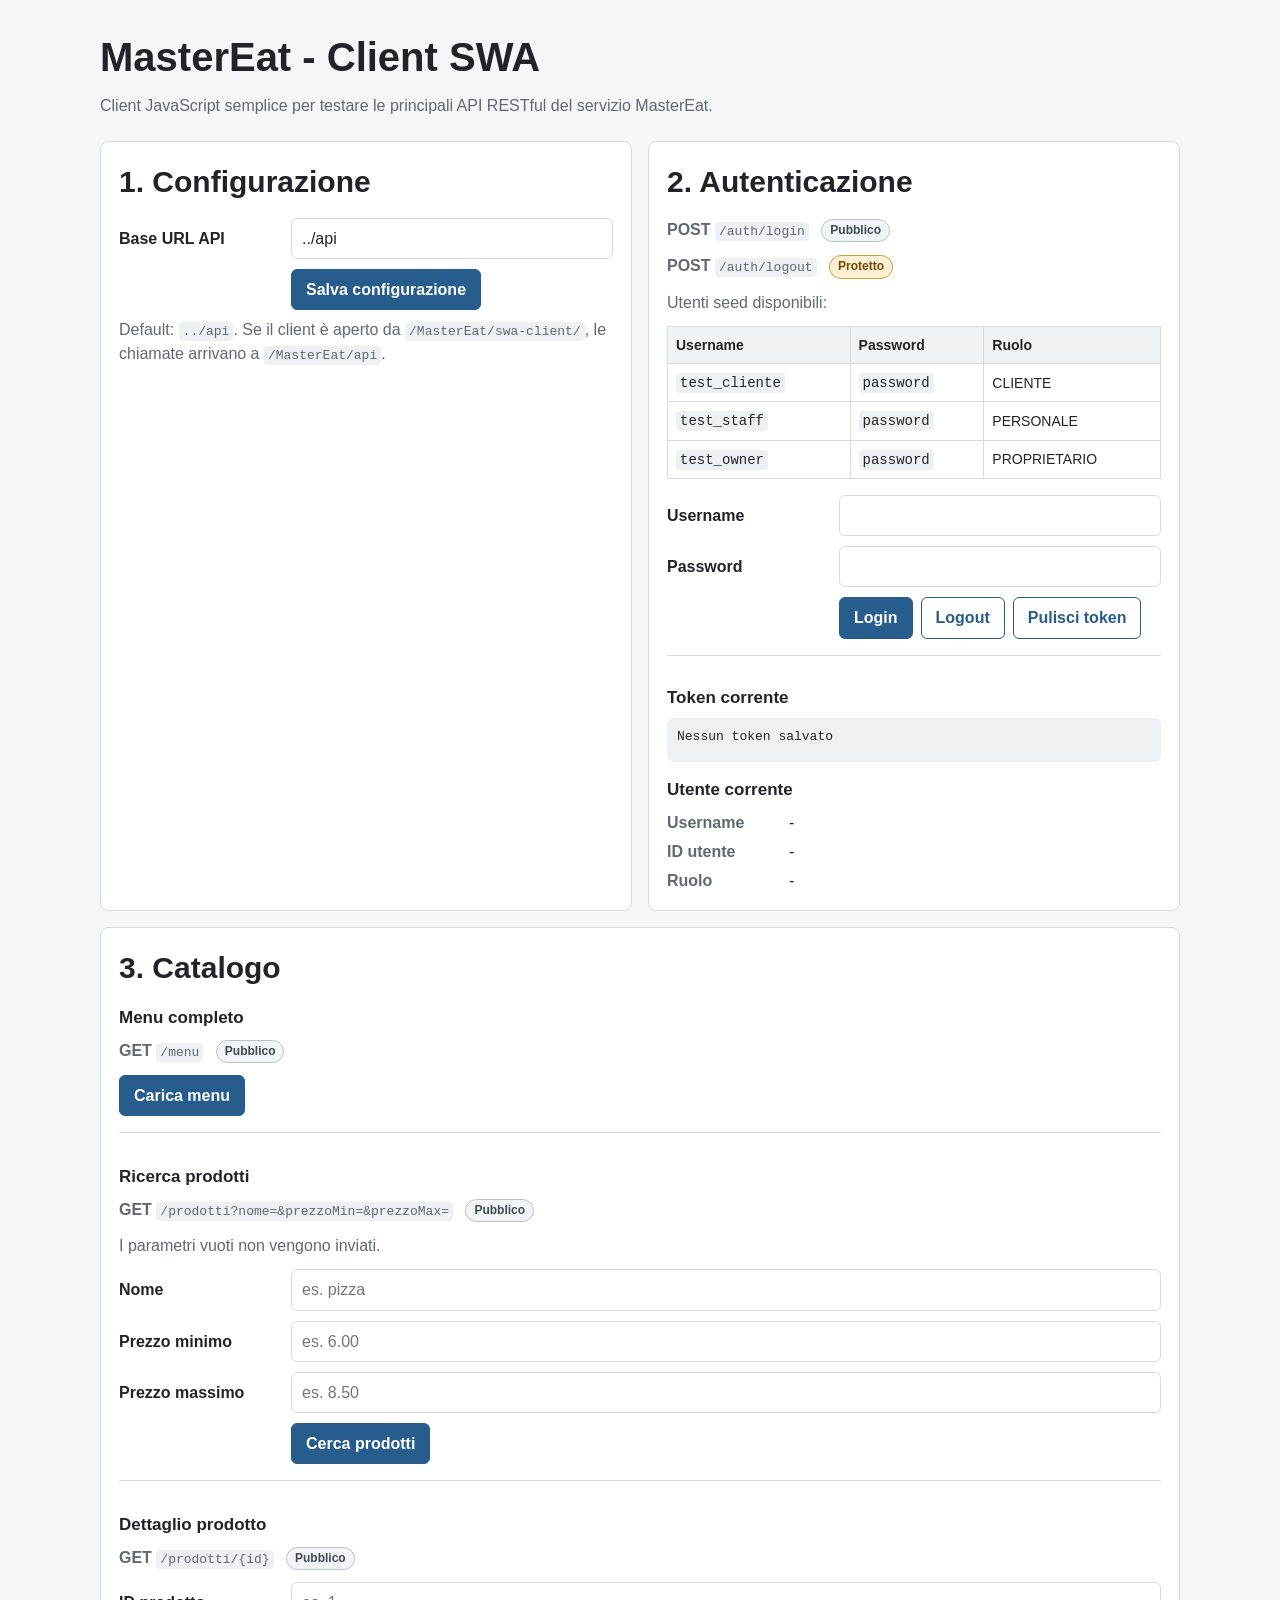
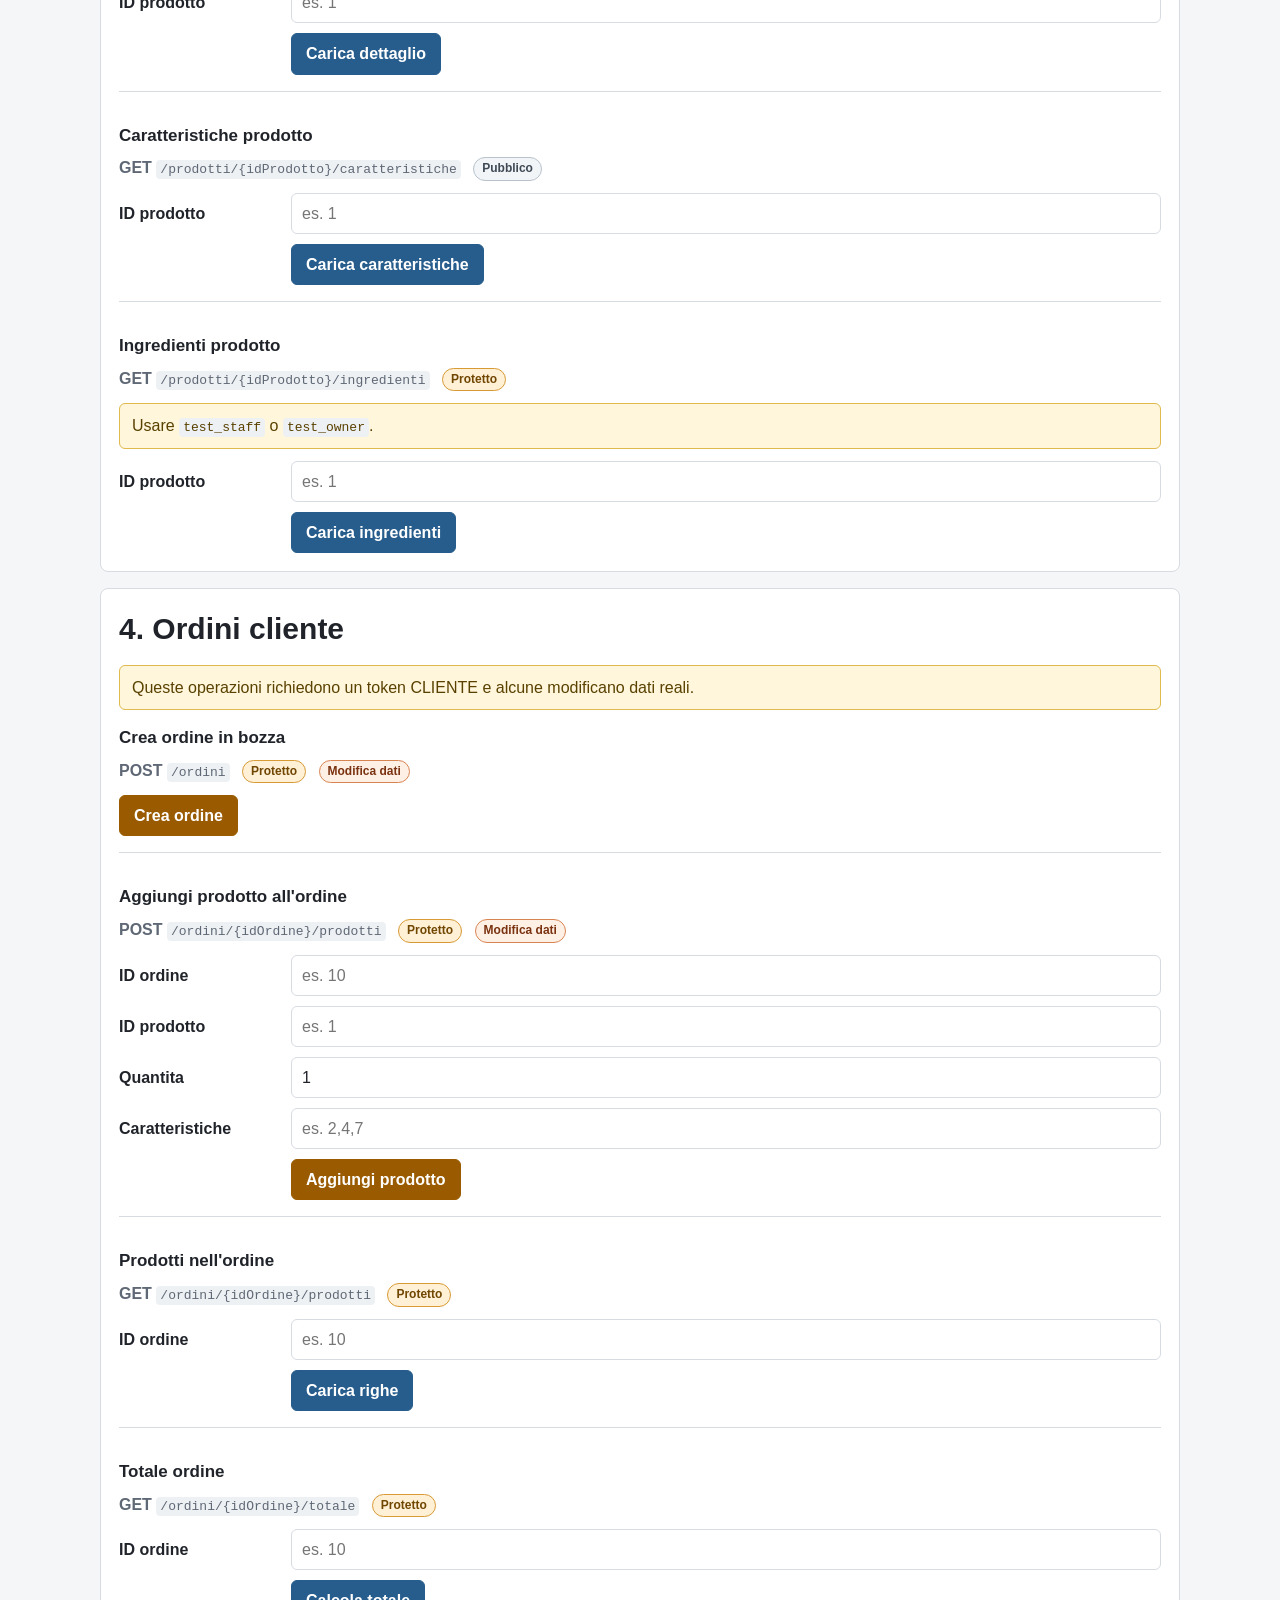
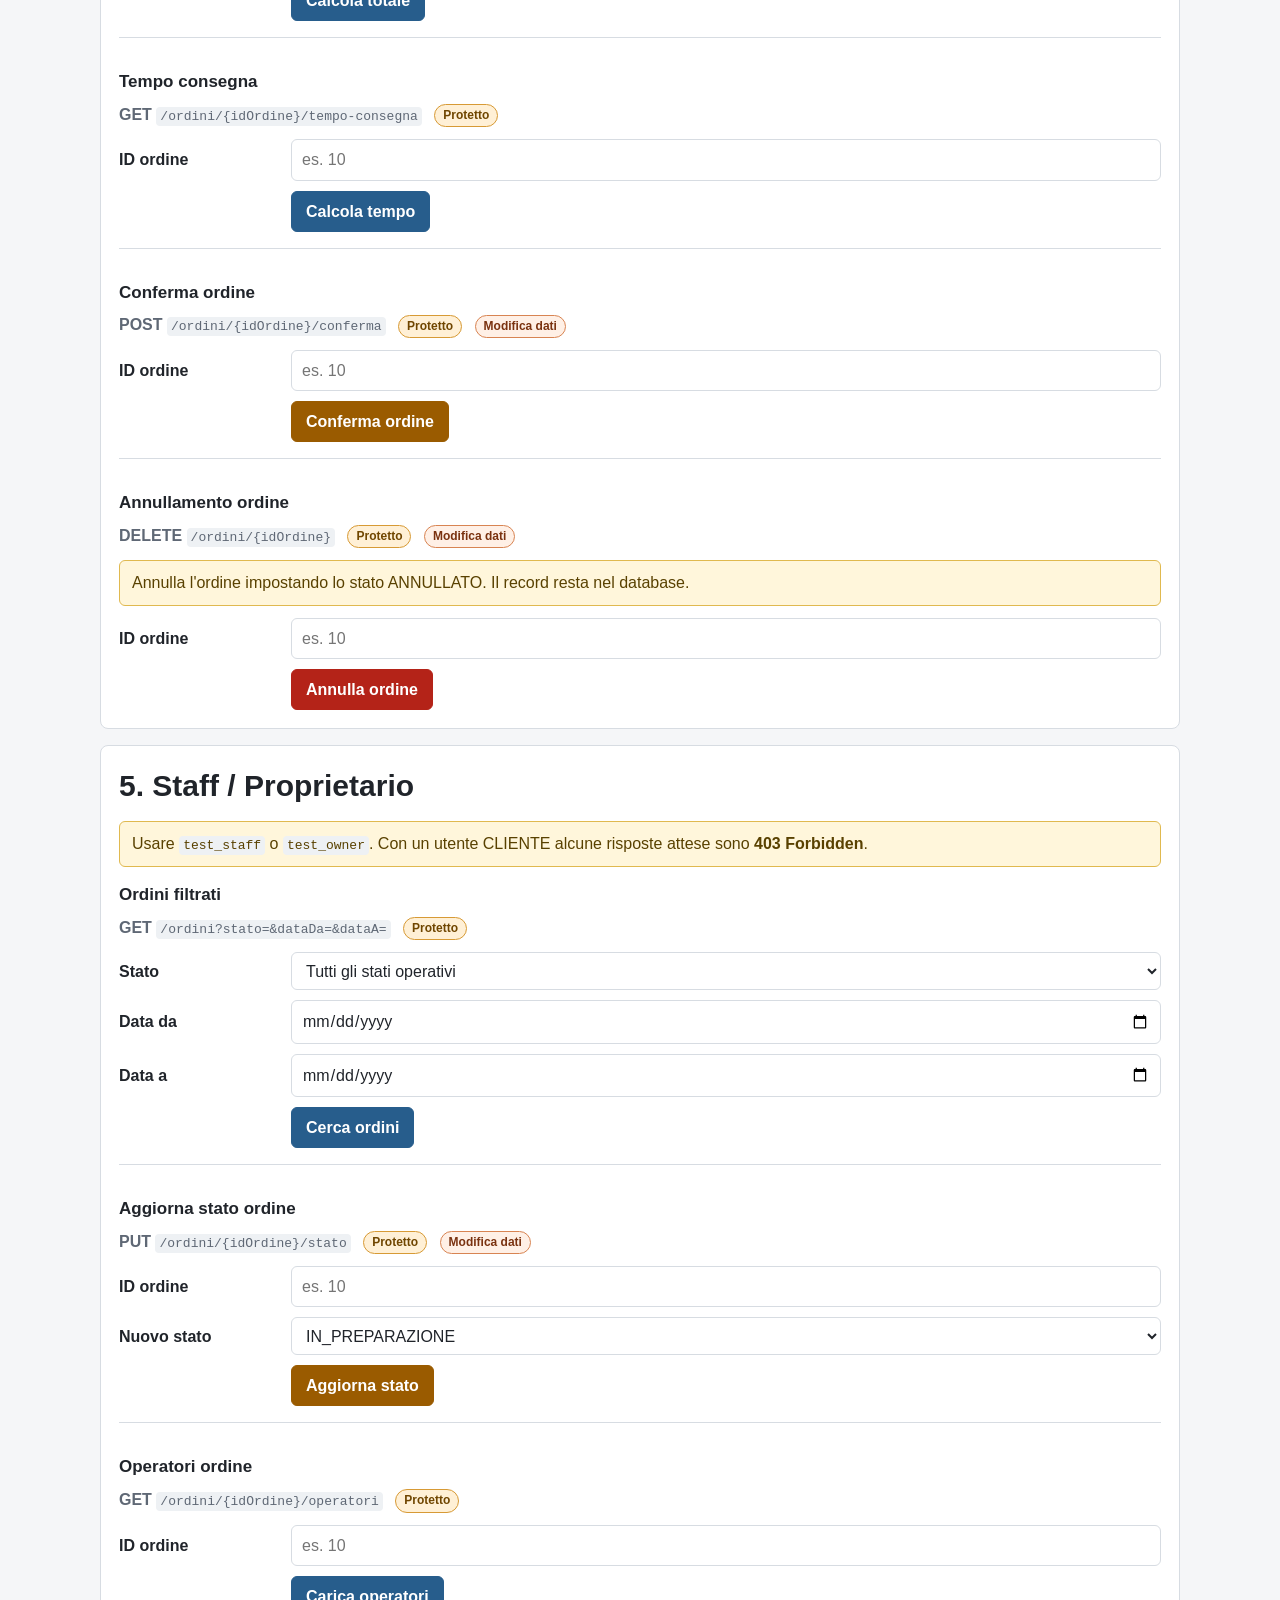
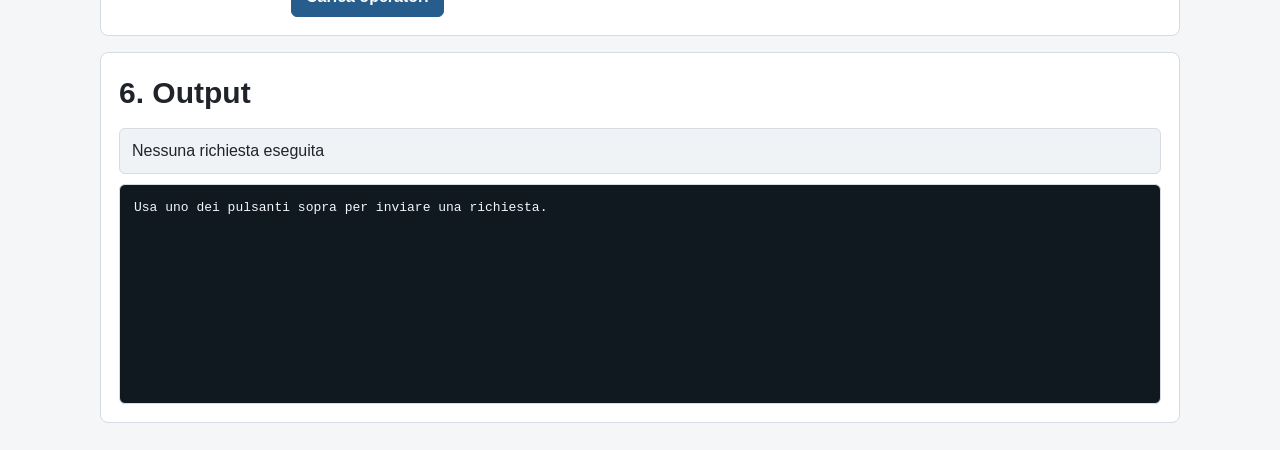
<file: src/main/webapp/swa-client/index.html>
<!DOCTYPE html>
<html lang="it">
<head>
    <meta charset="UTF-8">
    <meta name="viewport" content="width=device-width, initial-scale=1.0">
    <title>MasterEat - Client SWA</title>
    <link rel="icon" href="../assets/img/logo/favicon.ico" sizes="any">
    <link rel="icon" type="image/png" sizes="32x32" href="../assets/img/logo/mastereat-favicon-32.png">
    <link rel="stylesheet" href="style.css">
    <!-- defer carica app.js dopo il parsing dell'HTML, cosi gli elementi della pagina esistono gia. -->
    <script src="app.js" defer></script>
</head>
<body>
    <header class="page-header">
        <h1>MasterEat - Client SWA</h1>
        <p>Client JavaScript semplice per testare le principali API RESTful del servizio MasterEat.</p>
    </header>

    <main class="layout">
        <!-- Ogni pannello sotto corrisponde a un piccolo test manuale verso un gruppo di endpoint REST. -->
        <section class="panel" aria-labelledby="config-title">
            <h2 id="config-title">1. Configurazione</h2>
            <form id="configForm" class="form-grid">
                <label for="baseUrl">Base URL API</label>
                <input id="baseUrl" name="baseUrl" type="text" value="../api" autocomplete="off">
                <button type="submit">Salva configurazione</button>
            </form>
            <p class="hint">Default: <code>../api</code>. Se il client è aperto da <code>/MasterEat/swa-client/</code>, le chiamate arrivano a <code>/MasterEat/api</code>.</p>
        </section>

        <section class="panel" aria-labelledby="auth-title">
            <h2 id="auth-title">2. Autenticazione</h2>
            <p class="endpoint"><strong>POST</strong> <code>/auth/login</code> <span class="badge badge-public">Pubblico</span></p>
            <p class="endpoint"><strong>POST</strong> <code>/auth/logout</code> <span class="badge badge-protected">Protetto</span></p>
            <p class="hint">Utenti seed disponibili:</p>
            <table class="seed-table">
                <thead>
                    <tr>
                        <th>Username</th>
                        <th>Password</th>
                        <th>Ruolo</th>
                    </tr>
                </thead>
                <tbody>
                    <tr>
                        <td><code>test_cliente</code></td>
                        <td><code>password</code></td>
                        <td>CLIENTE</td>
                    </tr>
                    <tr>
                        <td><code>test_staff</code></td>
                        <td><code>password</code></td>
                        <td>PERSONALE</td>
                    </tr>
                    <tr>
                        <td><code>test_owner</code></td>
                        <td><code>password</code></td>
                        <td>PROPRIETARIO</td>
                    </tr>
                </tbody>
            </table>

            <form id="loginForm" class="form-grid" autocomplete="off">
                <label for="username">Username</label>
                <input id="username" name="username" type="text" autocomplete="off">

                <label for="password">Password</label>
                <input id="password" name="password" type="password" autocomplete="off">

                <div class="button-row">
                    <button type="submit">Login</button>
                    <button id="logoutButton" type="button" class="secondary">Logout</button>
                    <button id="clearTokenButton" type="button" class="secondary">Pulisci token</button>
                </div>
            </form>

            <!-- Questa area viene aggiornata da app.js dopo login, logout o pulizia locale del token. -->
            <div class="auth-state">
                <h3>Token corrente</h3>
                <pre id="currentToken" class="token-output">Nessun token salvato</pre>

                <h3>Utente corrente</h3>
                <dl id="currentUser" class="user-data">
                    <dt>Username</dt>
                    <dd>-</dd>
                    <dt>ID utente</dt>
                    <dd>-</dd>
                    <dt>Ruolo</dt>
                    <dd>-</dd>
                </dl>
            </div>
        </section>

        <section class="panel group-panel" aria-labelledby="catalog-title">
            <h2 id="catalog-title">3. Catalogo</h2>

            <div class="operation">
                <h3>Menu completo</h3>
                <p class="endpoint"><strong>GET</strong> <code>/menu</code> <span class="badge badge-public">Pubblico</span></p>
                <button id="loadMenuButton" type="button">Carica menu</button>
            </div>

            <div class="operation">
                <h3>Ricerca prodotti</h3>
                <p class="endpoint"><strong>GET</strong> <code>/prodotti?nome=&amp;prezzoMin=&amp;prezzoMax=</code> <span class="badge badge-public">Pubblico</span></p>
                <p class="hint">I parametri vuoti non vengono inviati.</p>
                <form id="productsForm" class="form-grid">
                    <label for="productName">Nome</label>
                    <input id="productName" name="nome" type="text" placeholder="es. pizza">

                    <label for="priceMin">Prezzo minimo</label>
                    <input id="priceMin" name="prezzoMin" type="number" min="0" step="0.01" placeholder="es. 6.00">

                    <label for="priceMax">Prezzo massimo</label>
                    <input id="priceMax" name="prezzoMax" type="number" min="0" step="0.01" placeholder="es. 8.50">

                    <button type="submit">Cerca prodotti</button>
                </form>
            </div>

            <div class="operation">
                <h3>Dettaglio prodotto</h3>
                <p class="endpoint"><strong>GET</strong> <code>/prodotti/{id}</code> <span class="badge badge-public">Pubblico</span></p>
                <form id="productDetailForm" class="form-grid">
                    <label for="productDetailId">ID prodotto</label>
                    <input id="productDetailId" name="id" type="number" min="1" step="1" placeholder="es. 1">
                    <button type="submit">Carica dettaglio</button>
                </form>
            </div>

            <div class="operation">
                <h3>Caratteristiche prodotto</h3>
                <p class="endpoint"><strong>GET</strong> <code>/prodotti/{idProdotto}/caratteristiche</code> <span class="badge badge-public">Pubblico</span></p>
                <form id="productCharacteristicsForm" class="form-grid">
                    <label for="characteristicsProductId">ID prodotto</label>
                    <input id="characteristicsProductId" name="idProdotto" type="number" min="1" step="1" placeholder="es. 1">
                    <button type="submit">Carica caratteristiche</button>
                </form>
            </div>

            <div class="operation">
                <h3>Ingredienti prodotto</h3>
                <p class="endpoint"><strong>GET</strong> <code>/prodotti/{idProdotto}/ingredienti</code> <span class="badge badge-protected">Protetto</span></p>
                <p class="notice">Usare <code>test_staff</code> o <code>test_owner</code>.</p>
                <form id="productIngredientsForm" class="form-grid">
                    <label for="ingredientsProductId">ID prodotto</label>
                    <input id="ingredientsProductId" name="idProdotto" type="number" min="1" step="1" placeholder="es. 1">
                    <button type="submit">Carica ingredienti</button>
                </form>
            </div>
        </section>

        <section class="panel group-panel" aria-labelledby="customer-orders-title">
            <h2 id="customer-orders-title">4. Ordini cliente</h2>
            <p class="notice">Queste operazioni richiedono un token CLIENTE e alcune modificano dati reali.</p>

            <div class="operation">
                <h3>Crea ordine in bozza</h3>
                <p class="endpoint"><strong>POST</strong> <code>/ordini</code> <span class="badge badge-protected">Protetto</span> <span class="badge badge-mutating">Modifica dati</span></p>
                <button id="createOrderButton" type="button" class="warning">Crea ordine</button>
            </div>

            <div class="operation">
                <h3>Aggiungi prodotto all'ordine</h3>
                <p class="endpoint"><strong>POST</strong> <code>/ordini/{idOrdine}/prodotti</code> <span class="badge badge-protected">Protetto</span> <span class="badge badge-mutating">Modifica dati</span></p>
                <form id="addOrderProductForm" class="form-grid">
                    <label for="addProductOrderId">ID ordine</label>
                    <input id="addProductOrderId" name="idOrdine" type="number" min="1" step="1" placeholder="es. 10">

                    <label for="addProductProductId">ID prodotto</label>
                    <input id="addProductProductId" name="idProdotto" type="number" min="1" step="1" placeholder="es. 1">

                    <label for="addProductQuantity">Quantita</label>
                    <input id="addProductQuantity" name="quantita" type="number" min="1" step="1" value="1">

                    <label for="addProductCharacteristics">Caratteristiche</label>
                    <input id="addProductCharacteristics" name="caratteristiche" type="text" placeholder="es. 2,4,7">

                    <button type="submit" class="warning">Aggiungi prodotto</button>
                </form>
            </div>

            <div class="operation">
                <h3>Prodotti nell'ordine</h3>
                <p class="endpoint"><strong>GET</strong> <code>/ordini/{idOrdine}/prodotti</code> <span class="badge badge-protected">Protetto</span></p>
                <form id="orderProductsForm" class="form-grid">
                    <label for="orderProductsId">ID ordine</label>
                    <input id="orderProductsId" name="idOrdine" type="number" min="1" step="1" placeholder="es. 10">
                    <button type="submit">Carica righe</button>
                </form>
            </div>

            <div class="operation">
                <h3>Totale ordine</h3>
                <p class="endpoint"><strong>GET</strong> <code>/ordini/{idOrdine}/totale</code> <span class="badge badge-protected">Protetto</span></p>
                <form id="orderTotalForm" class="form-grid">
                    <label for="orderTotalId">ID ordine</label>
                    <input id="orderTotalId" name="idOrdine" type="number" min="1" step="1" placeholder="es. 10">
                    <button type="submit">Calcola totale</button>
                </form>
            </div>

            <div class="operation">
                <h3>Tempo consegna</h3>
                <p class="endpoint"><strong>GET</strong> <code>/ordini/{idOrdine}/tempo-consegna</code> <span class="badge badge-protected">Protetto</span></p>
                <form id="orderTimeForm" class="form-grid">
                    <label for="orderTimeId">ID ordine</label>
                    <input id="orderTimeId" name="idOrdine" type="number" min="1" step="1" placeholder="es. 10">
                    <button type="submit">Calcola tempo</button>
                </form>
            </div>

            <div class="operation">
                <h3>Conferma ordine</h3>
                <p class="endpoint"><strong>POST</strong> <code>/ordini/{idOrdine}/conferma</code> <span class="badge badge-protected">Protetto</span> <span class="badge badge-mutating">Modifica dati</span></p>
                <form id="confirmOrderForm" class="form-grid">
                    <label for="confirmOrderId">ID ordine</label>
                    <input id="confirmOrderId" name="idOrdine" type="number" min="1" step="1" placeholder="es. 10">
                    <button type="submit" class="warning">Conferma ordine</button>
                </form>
            </div>

            <div class="operation">
                <h3>Annullamento ordine</h3>
                <p class="endpoint"><strong>DELETE</strong> <code>/ordini/{idOrdine}</code> <span class="badge badge-protected">Protetto</span> <span class="badge badge-mutating">Modifica dati</span></p>
                <p class="notice">Annulla l'ordine impostando lo stato ANNULLATO. Il record resta nel database.</p>
                <form id="cancelForm" class="form-grid">
                    <label for="cancelOrderId">ID ordine</label>
                    <input id="cancelOrderId" name="idOrdine" type="number" min="1" step="1" placeholder="es. 10">
                    <button type="submit" class="danger">Annulla ordine</button>
                </form>
            </div>
        </section>

        <section class="panel group-panel" aria-labelledby="staff-title">
            <h2 id="staff-title">5. Staff / Proprietario</h2>
            <p class="notice">Usare <code>test_staff</code> o <code>test_owner</code>. Con un utente CLIENTE alcune risposte attese sono <strong>403 Forbidden</strong>.</p>

            <div class="operation">
                <h3>Ordini filtrati</h3>
                <p class="endpoint"><strong>GET</strong> <code>/ordini?stato=&amp;dataDa=&amp;dataA=</code> <span class="badge badge-protected">Protetto</span></p>
                <form id="ordersForm" class="form-grid">
                    <label for="orderStatus">Stato</label>
                    <select id="orderStatus" name="stato">
                        <option value="">Tutti gli stati operativi</option>
                        <option value="BOZZA">BOZZA</option>
                        <option value="INSERITO">INSERITO</option>
                        <option value="IN_PREPARAZIONE">IN_PREPARAZIONE</option>
                        <option value="PRONTO">PRONTO</option>
                        <option value="IN_CONSEGNA">IN_CONSEGNA</option>
                        <option value="CONSEGNATO">CONSEGNATO</option>
                        <option value="ANNULLATO">ANNULLATO</option>
                    </select>

                    <label for="dateFrom">Data da</label>
                    <input id="dateFrom" name="dataDa" type="date">

                    <label for="dateTo">Data a</label>
                    <input id="dateTo" name="dataA" type="date">

                    <button type="submit">Cerca ordini</button>
                </form>
            </div>

            <div class="operation">
                <h3>Aggiorna stato ordine</h3>
                <p class="endpoint"><strong>PUT</strong> <code>/ordini/{idOrdine}/stato</code> <span class="badge badge-protected">Protetto</span> <span class="badge badge-mutating">Modifica dati</span></p>
                <form id="updateOrderStatusForm" class="form-grid">
                    <label for="statusOrderId">ID ordine</label>
                    <input id="statusOrderId" name="idOrdine" type="number" min="1" step="1" placeholder="es. 10">

                    <label for="newOrderStatus">Nuovo stato</label>
                    <select id="newOrderStatus" name="nuovoStato">
                        <option value="IN_PREPARAZIONE">IN_PREPARAZIONE</option>
                        <option value="PRONTO">PRONTO</option>
                        <option value="IN_CONSEGNA">IN_CONSEGNA</option>
                        <option value="CONSEGNATO">CONSEGNATO</option>
                    </select>

                    <button type="submit" class="warning">Aggiorna stato</button>
                </form>
            </div>

            <div class="operation">
                <h3>Operatori ordine</h3>
                <p class="endpoint"><strong>GET</strong> <code>/ordini/{idOrdine}/operatori</code> <span class="badge badge-protected">Protetto</span></p>
                <form id="orderOperatorsForm" class="form-grid">
                    <label for="operatorsOrderId">ID ordine</label>
                    <input id="operatorsOrderId" name="idOrdine" type="number" min="1" step="1" placeholder="es. 10">
                    <button type="submit">Carica operatori</button>
                </form>
            </div>
        </section>

        <!-- Output unico: app.js normalizza qui sia risposte API sia errori/azioni locali. -->
        <section id="outputPanel" class="panel output-panel" aria-labelledby="output-title">
            <h2 id="output-title">6. Output</h2>
            <div id="resultStatus" class="result-status idle">Nessuna richiesta eseguita</div>
            <pre id="resultOutput" class="result-output">Usa uno dei pulsanti sopra per inviare una richiesta.</pre>
        </section>
    </main>
</body>
</html>
</file>
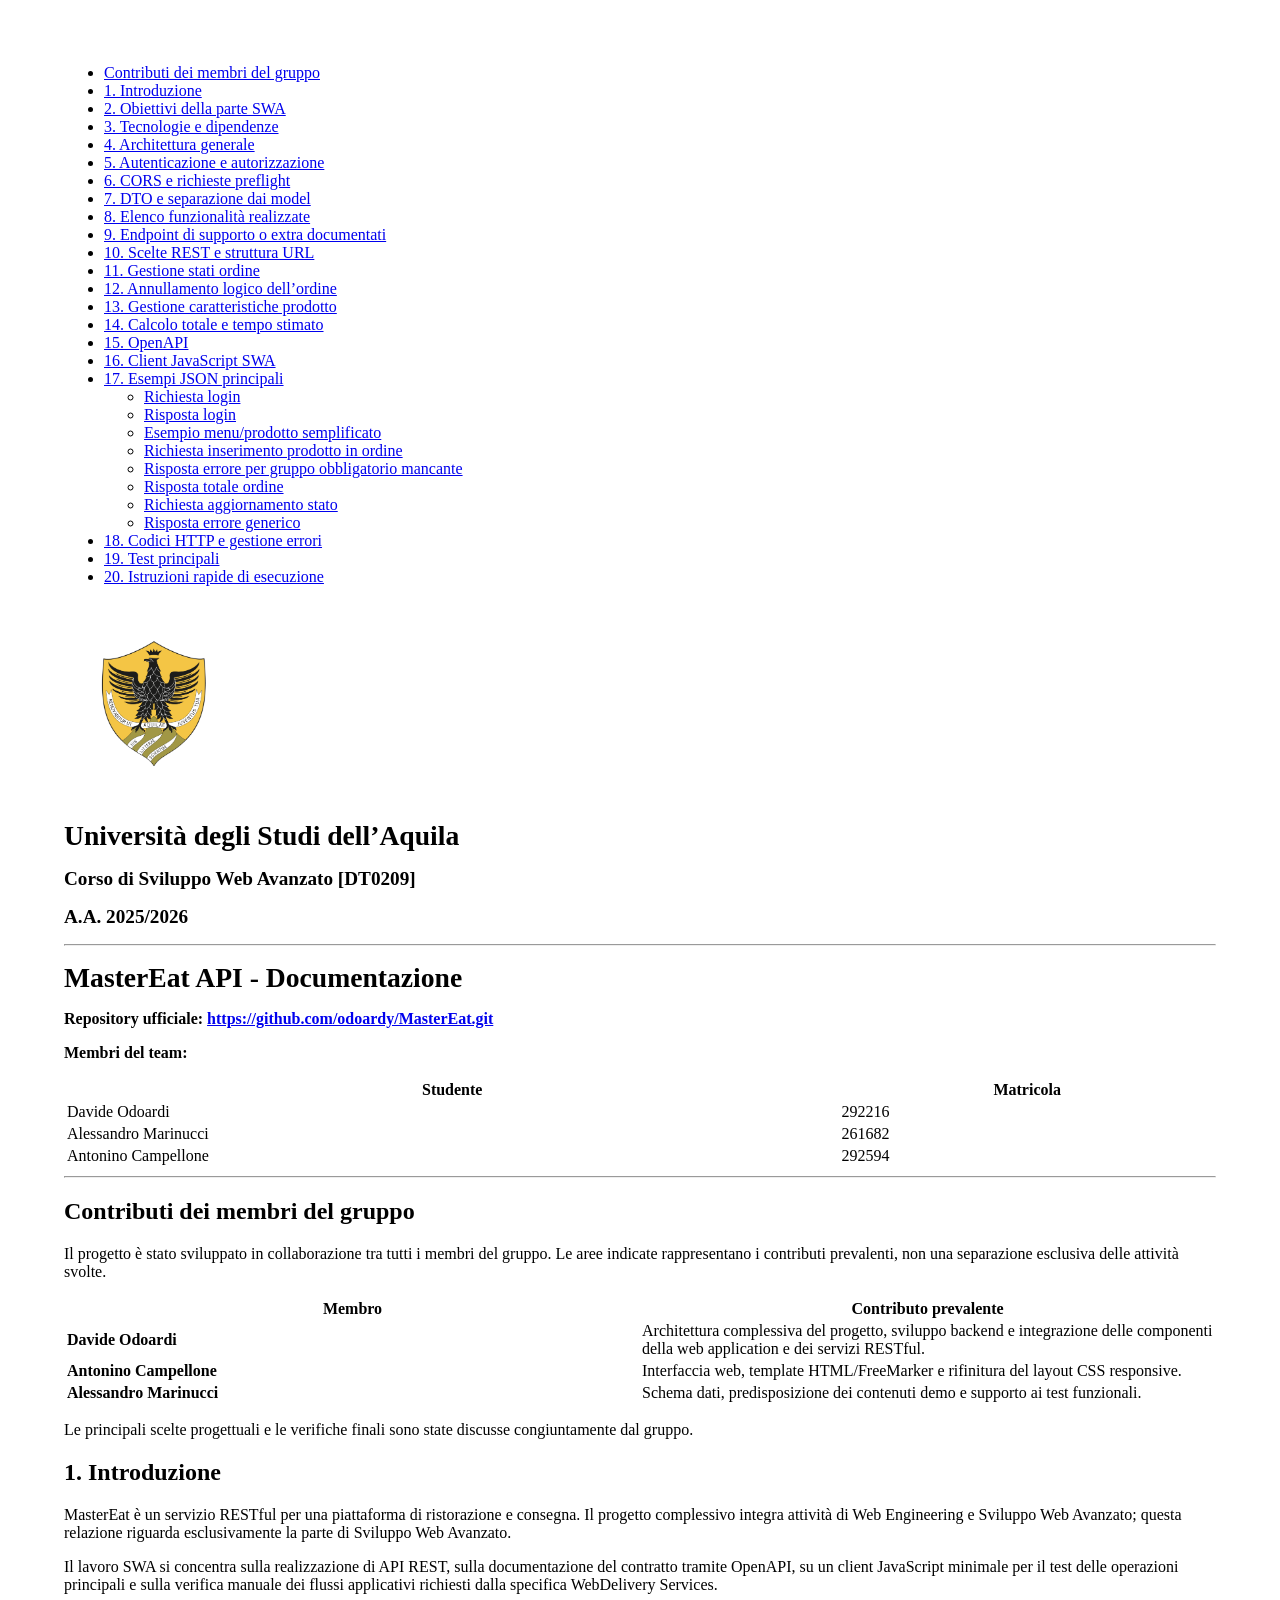
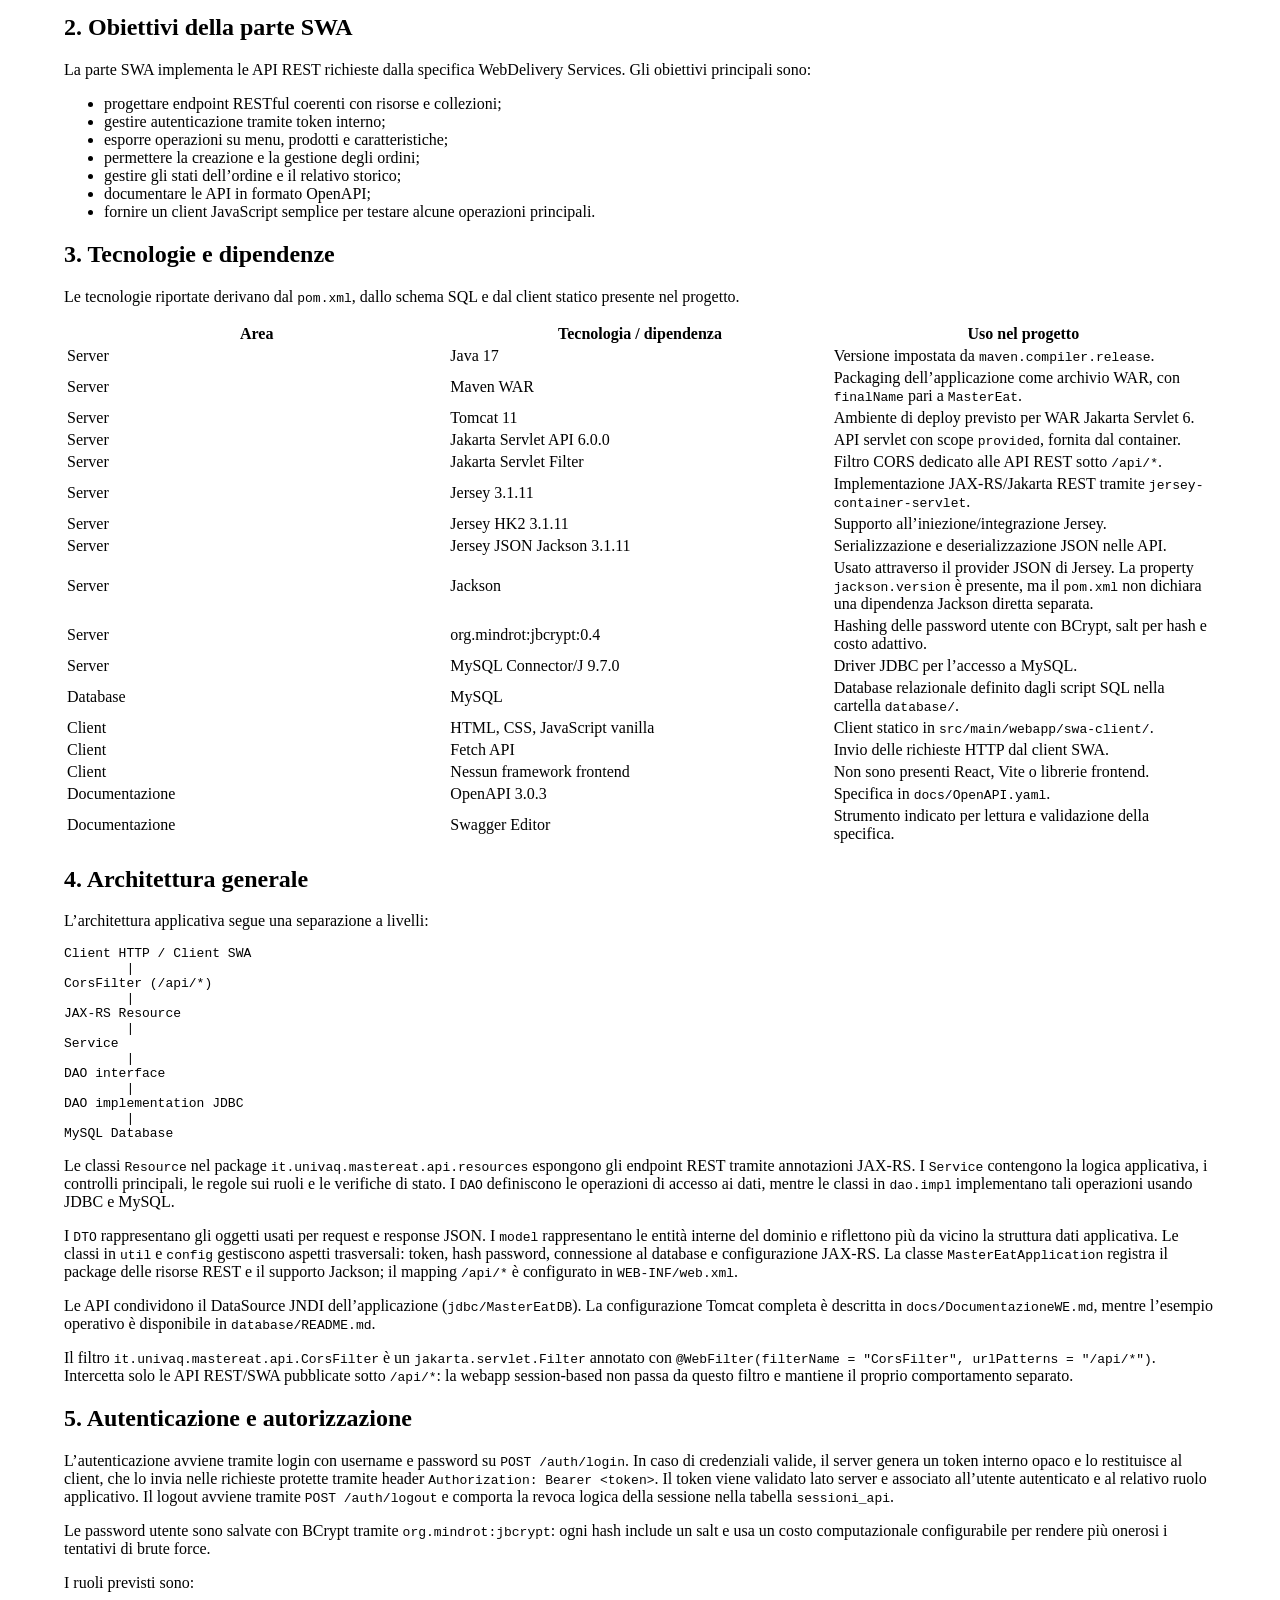
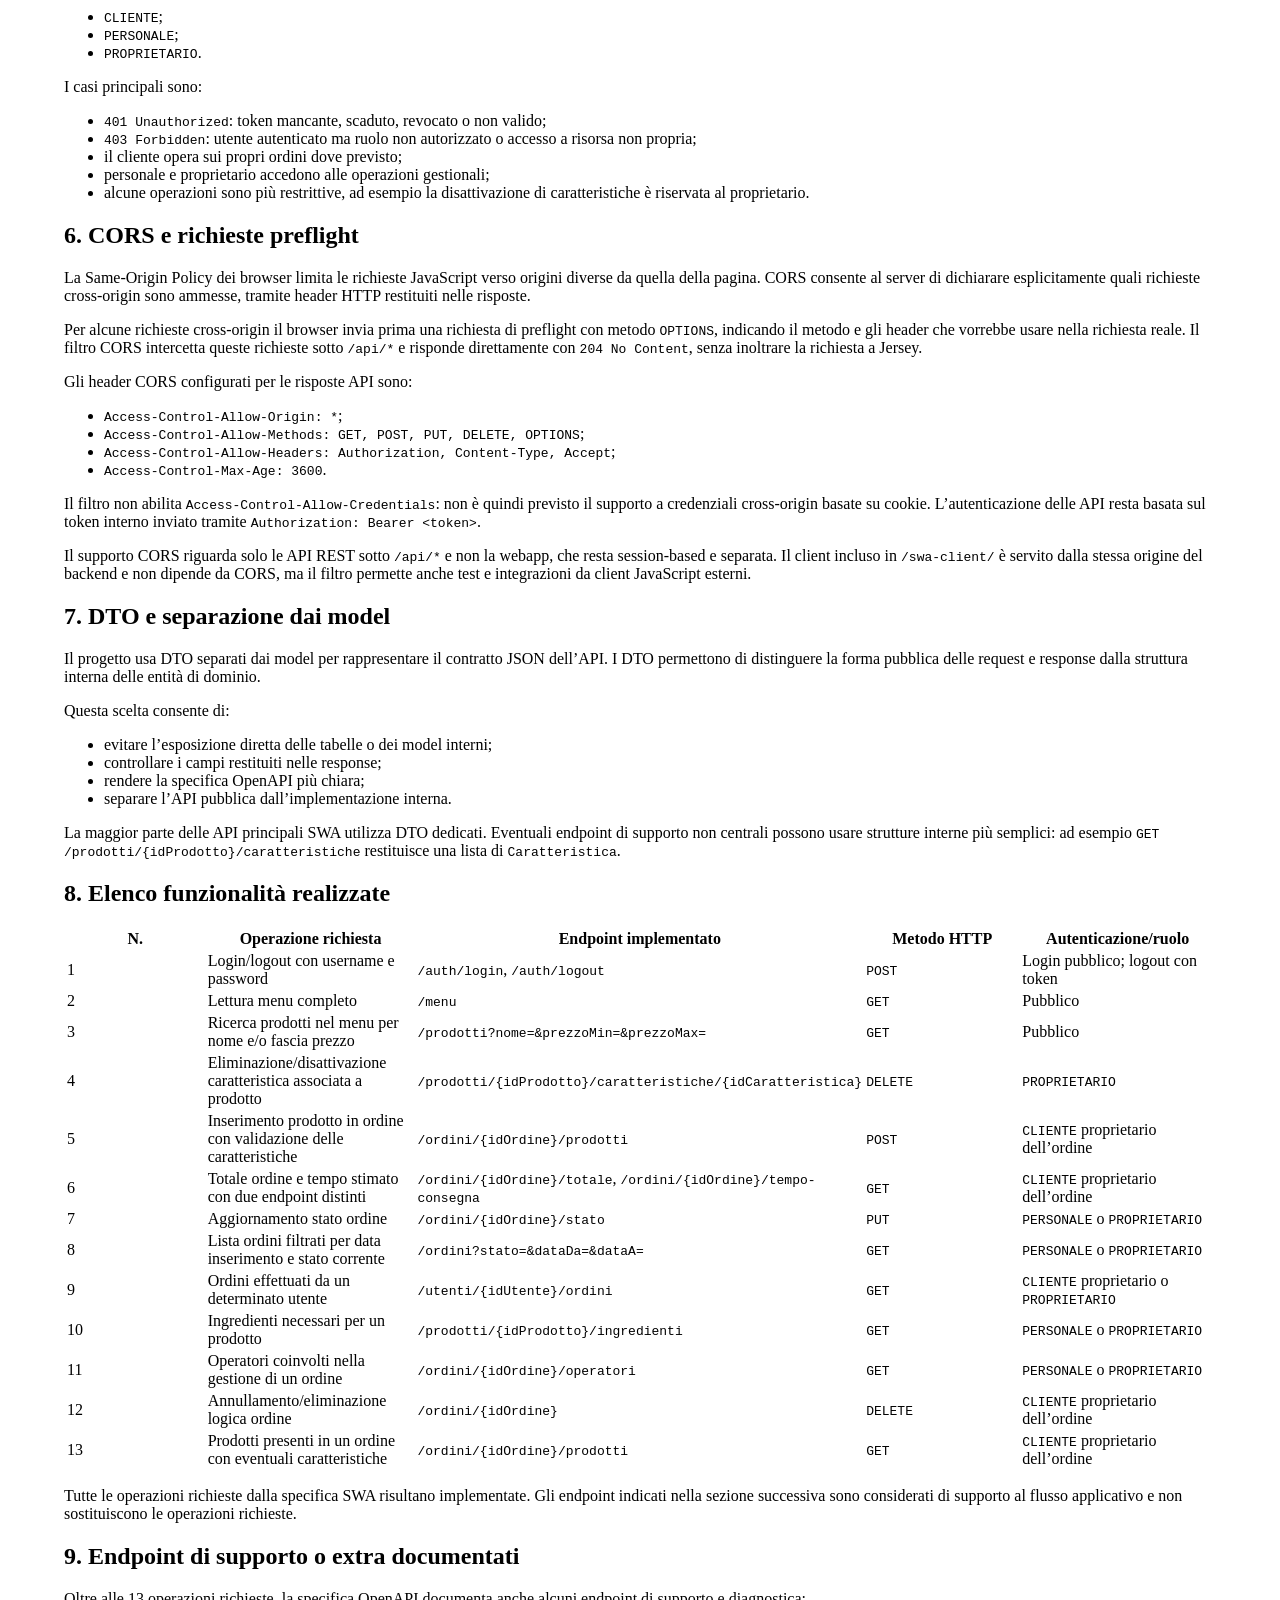
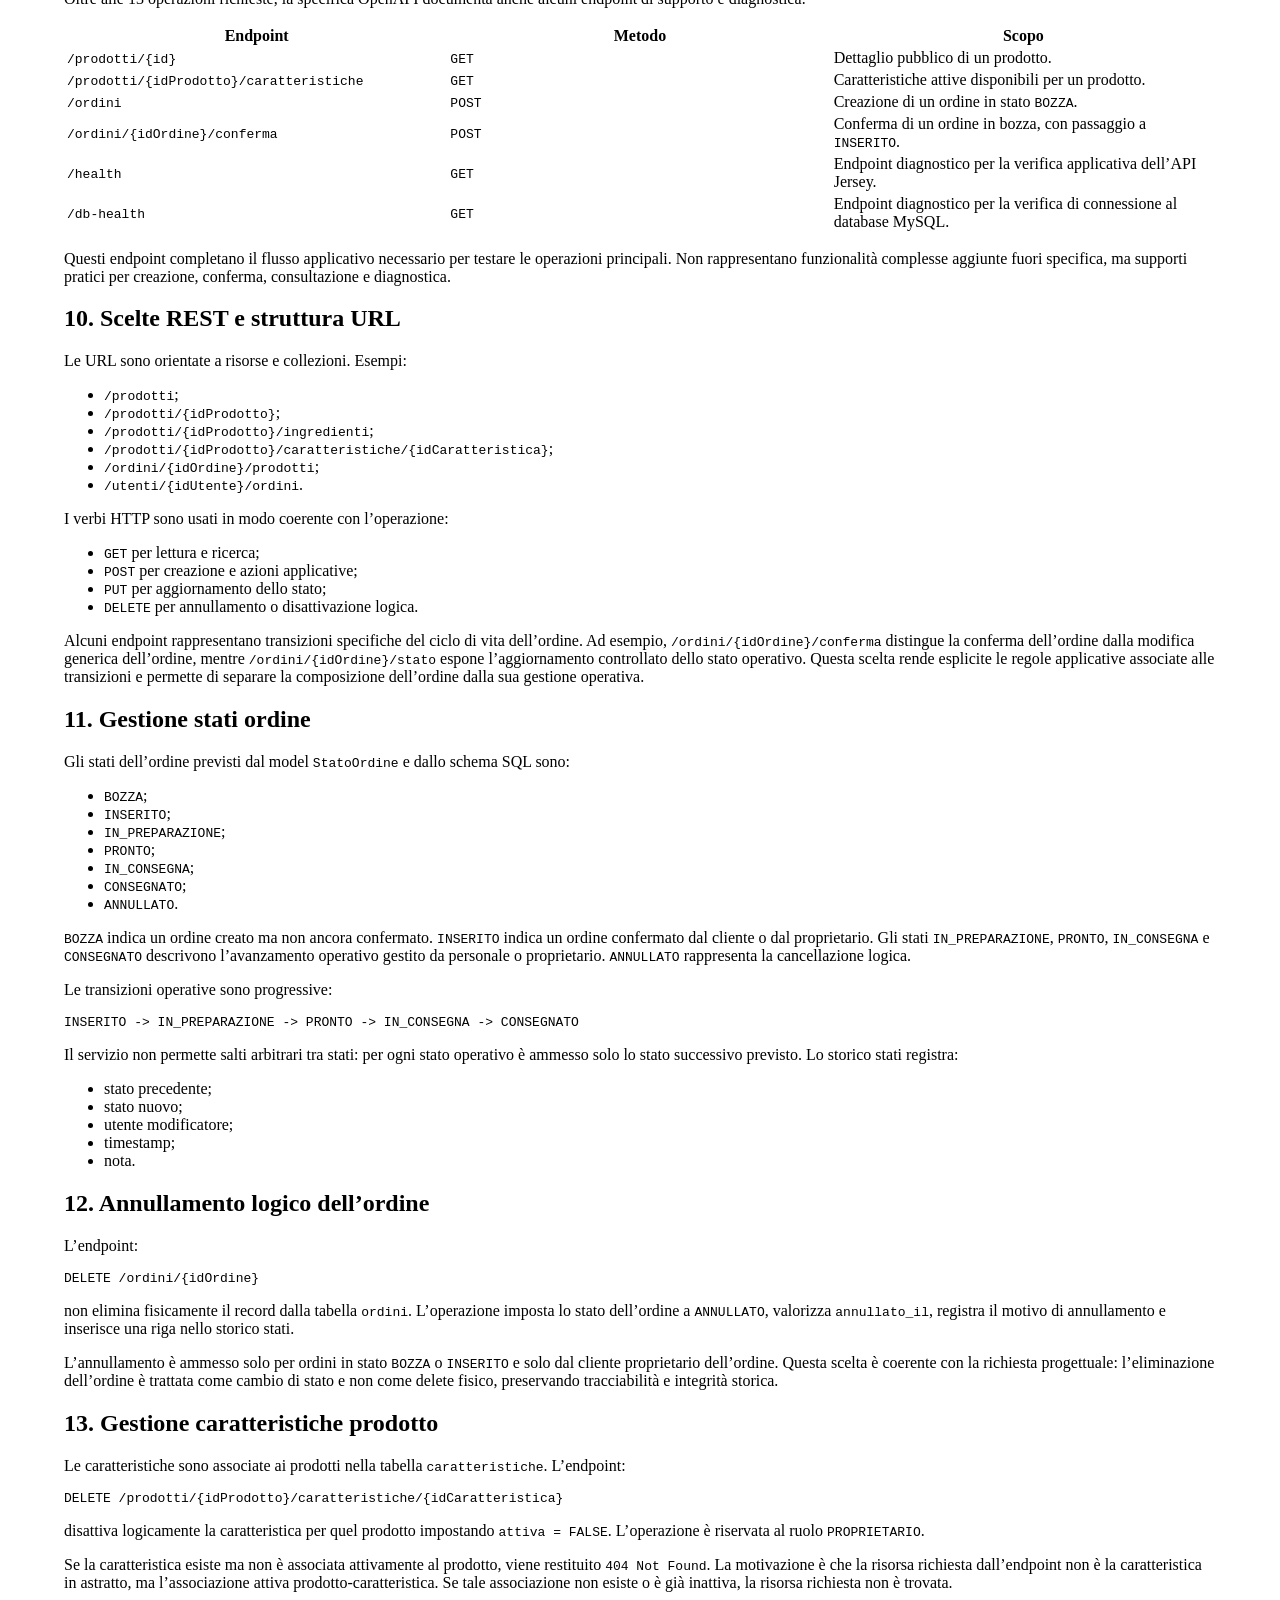
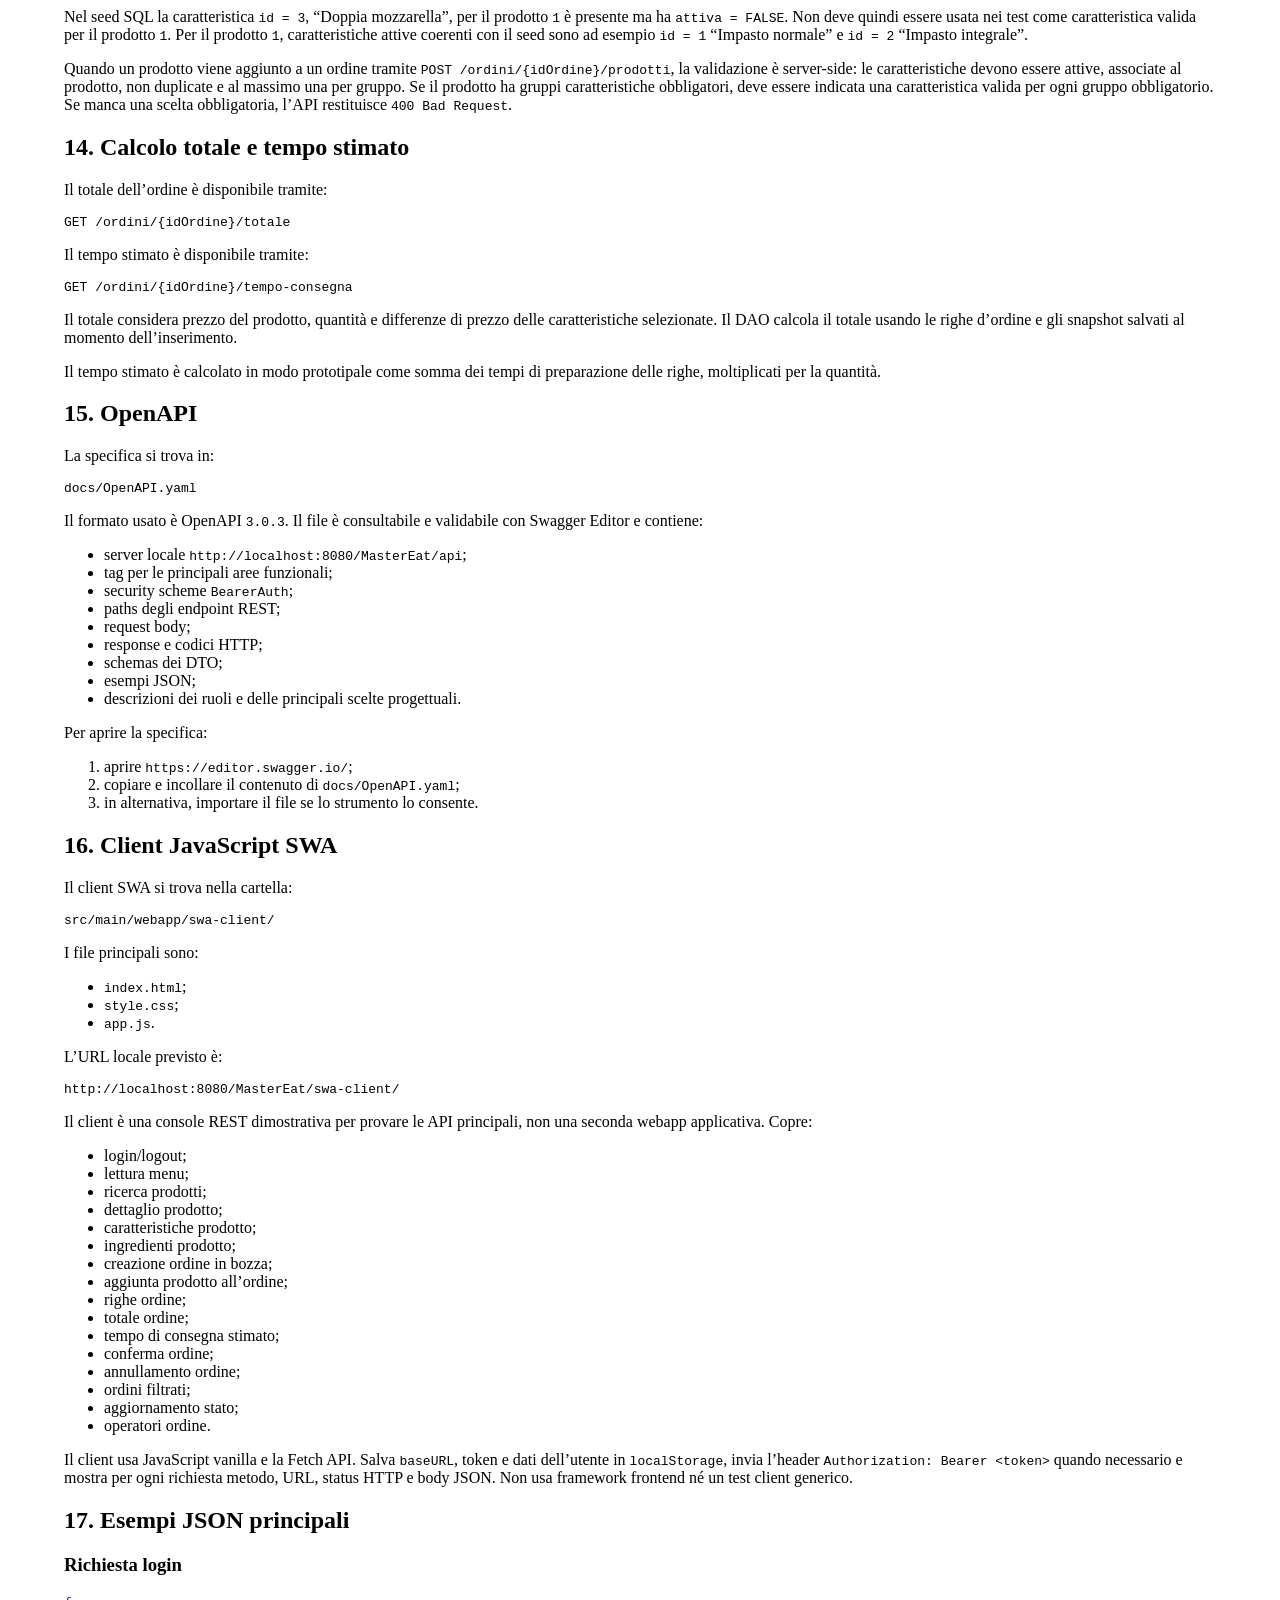
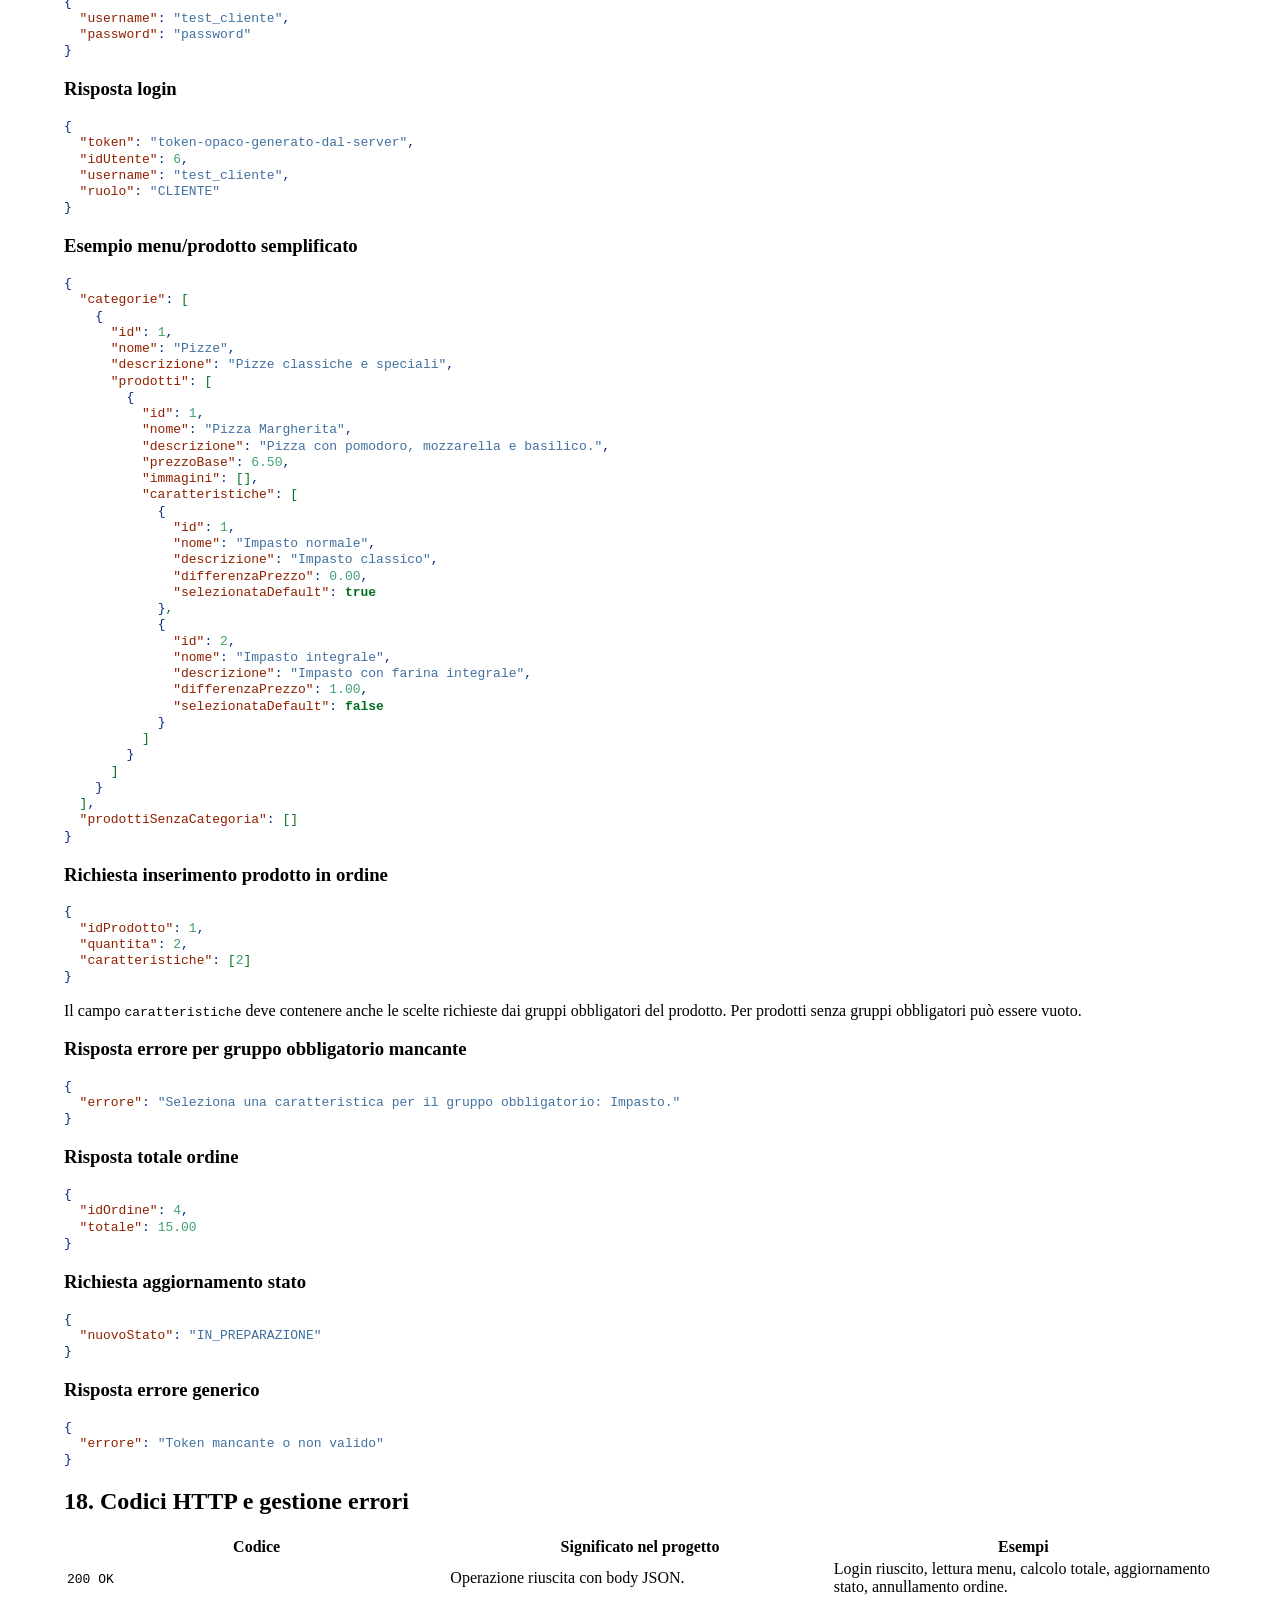
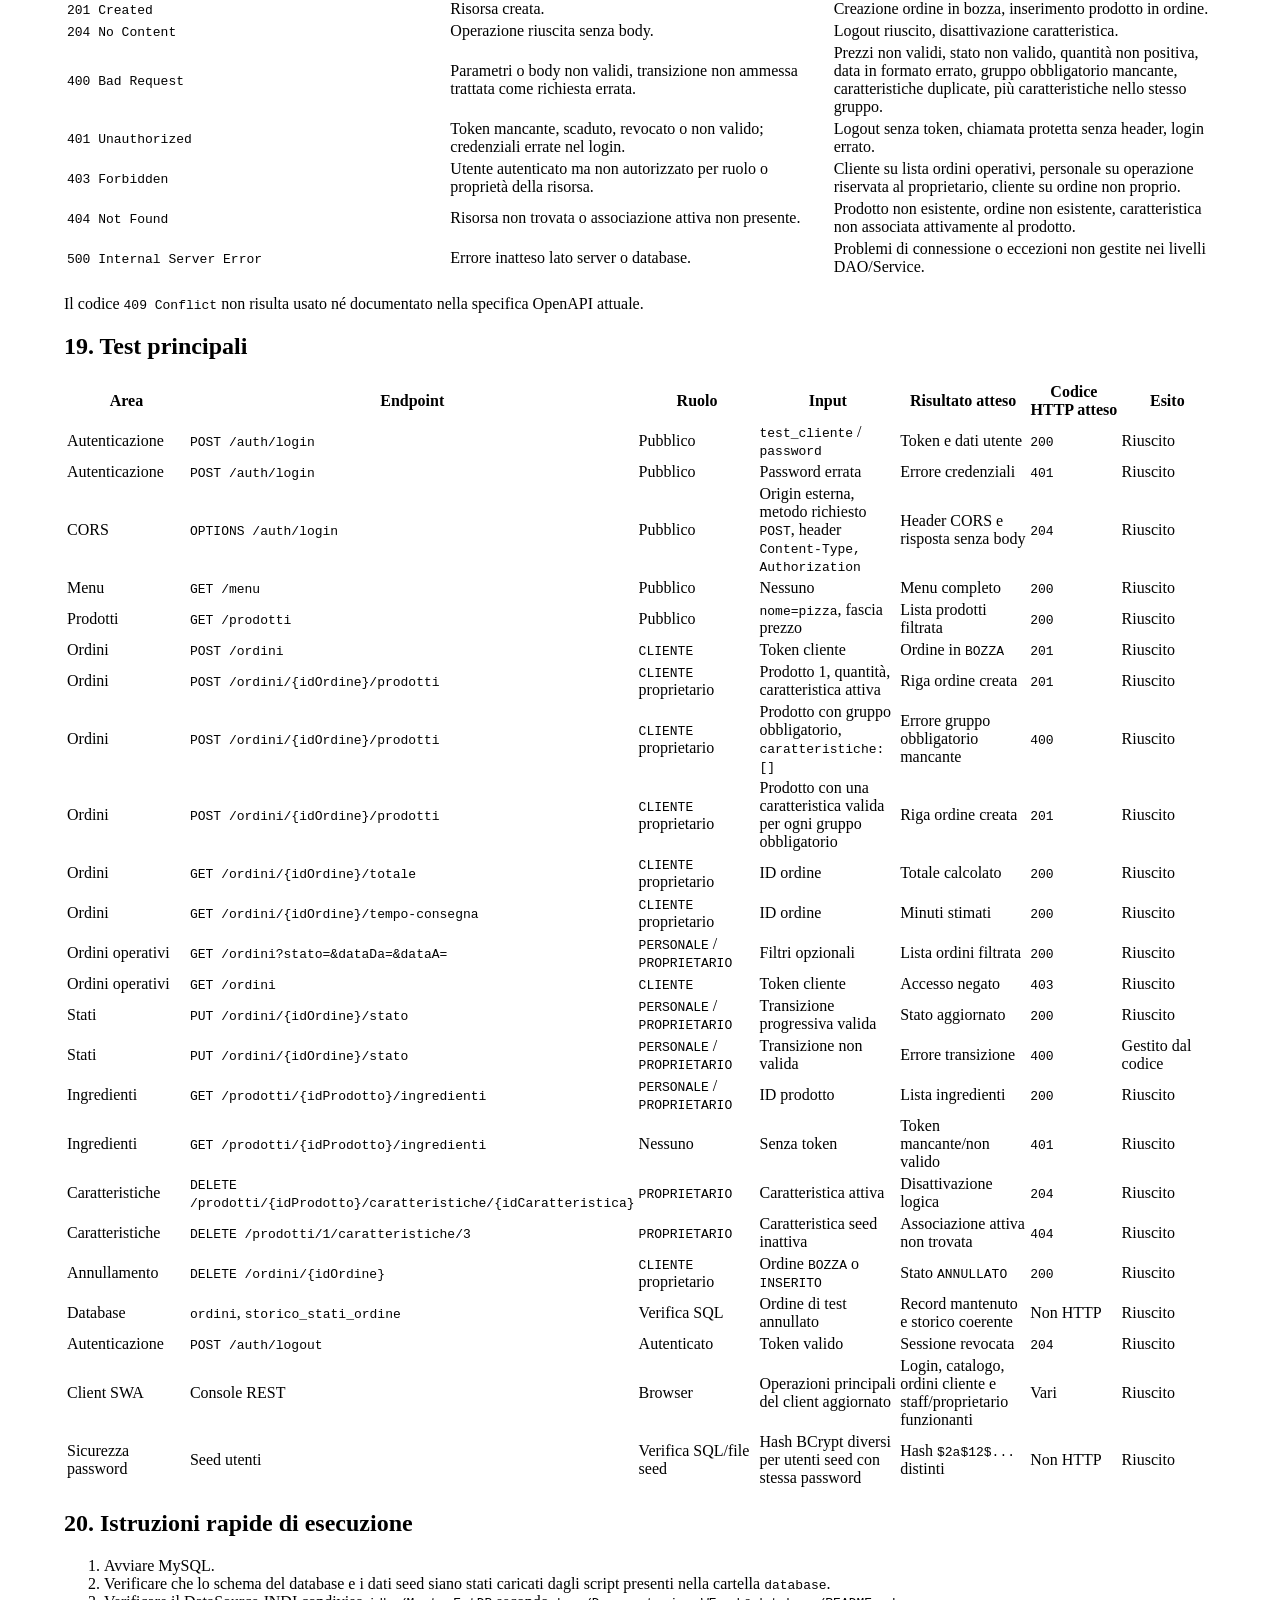
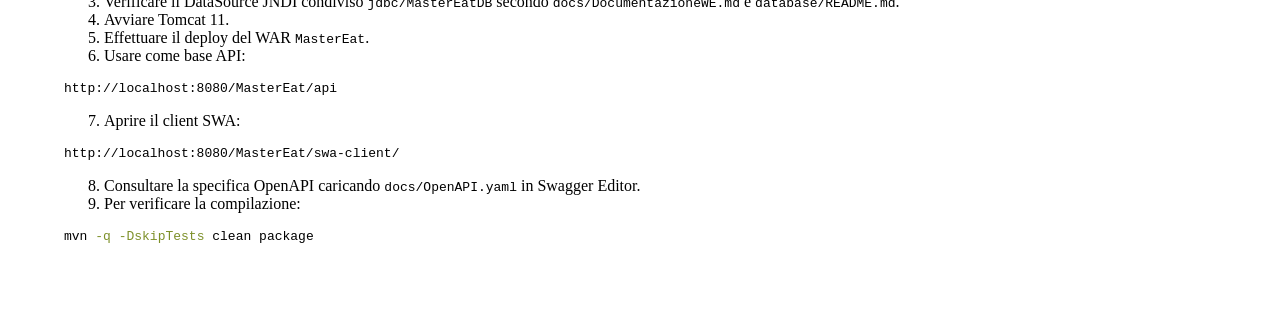
<file: docs/DocumentazioneSWA.html>
<!DOCTYPE html>
<html xmlns="http://www.w3.org/1999/xhtml">
<head>
  <meta charset="utf-8" />
  <meta name="generator" content="pandoc" />
  <meta name="viewport" content="width=device-width, initial-scale=1.0, user-scalable=yes" />
  <title>MasterEat API - Documentazione</title>
  <style>

span.smallcaps{font-variant: small-caps;}
div.columns{display: flex; gap: min(4vw, 1.5em);}
div.column{flex: auto; overflow-x: auto;}
div.hanging-indent{margin-left: 1.5em; text-indent: -1.5em;}

ul.task-list[class]{list-style: none;}
ul.task-list li input[type="checkbox"] {
font-size: inherit;
width: 0.8em;
margin: 0 0.8em 0.2em -1.6em;
vertical-align: middle;
}
.display.math{display: block; text-align: center; margin: 0.5rem auto;}

html { -webkit-text-size-adjust: 100%; }
pre > code.sourceCode { white-space: pre; position: relative; }
pre > code.sourceCode > span { display: inline-block; line-height: 1.25; }
pre > code.sourceCode > span:empty { height: 1.2em; }
.sourceCode { overflow: visible; }
code.sourceCode > span { color: inherit; text-decoration: inherit; }
div.sourceCode { margin: 1em 0; }
pre.sourceCode { margin: 0; }
@media screen {
div.sourceCode { overflow: auto; }
}
@media print {
pre > code.sourceCode { white-space: pre-wrap; }
pre > code.sourceCode > span { text-indent: -5em; padding-left: 5em; }
}
pre.numberSource code
{ counter-reset: source-line 0; }
pre.numberSource code > span
{ position: relative; left: -4em; counter-increment: source-line; }
pre.numberSource code > span > a:first-child::before
{ content: counter(source-line);
position: relative; left: -1em; text-align: right; vertical-align: baseline;
border: none; display: inline-block;
-webkit-touch-callout: none; -webkit-user-select: none;
-khtml-user-select: none; -moz-user-select: none;
-ms-user-select: none; user-select: none;
padding: 0 4px; width: 4em;
color: #aaaaaa;
}
pre.numberSource { margin-left: 3em; border-left: 1px solid #aaaaaa; padding-left: 4px; }
div.sourceCode
{ }
@media screen {
pre > code.sourceCode > span > a:first-child::before { text-decoration: underline; }
}
code span.al { color: #ff0000; font-weight: bold; } 
code span.an { color: #60a0b0; font-weight: bold; font-style: italic; } 
code span.at { color: #7d9029; } 
code span.bn { color: #40a070; } 
code span.bu { color: #008000; } 
code span.cf { color: #007020; font-weight: bold; } 
code span.ch { color: #4070a0; } 
code span.cn { color: #880000; } 
code span.co { color: #60a0b0; font-style: italic; } 
code span.cv { color: #60a0b0; font-weight: bold; font-style: italic; } 
code span.do { color: #ba2121; font-style: italic; } 
code span.dt { color: #902000; } 
code span.dv { color: #40a070; } 
code span.er { color: #ff0000; font-weight: bold; } 
code span.ex { } 
code span.fl { color: #40a070; } 
code span.fu { color: #06287e; } 
code span.im { color: #008000; font-weight: bold; } 
code span.in { color: #60a0b0; font-weight: bold; font-style: italic; } 
code span.kw { color: #007020; font-weight: bold; } 
code span.op { color: #666666; } 
code span.ot { color: #007020; } 
code span.pp { color: #bc7a00; } 
code span.sc { color: #4070a0; } 
code span.ss { color: #bb6688; } 
code span.st { color: #4070a0; } 
code span.va { color: #19177c; } 
code span.vs { color: #4070a0; } 
code span.wa { color: #60a0b0; font-weight: bold; font-style: italic; } 
</style>
  <style type="text/css">body {
max-width: 1200px;
padding: 40px 56px;
}
@media (min-width: 901px) {
table {
display: table;
width: 100%;
}
}
@media (max-width: 900px) {
body {
padding: 20px;
}
table {
display: block;
overflow-x: auto;
}
}
</style>
</head>
<body>
<nav id="TOC" role="doc-toc">
<ul>
<li><a href="#contributi-dei-membri-del-gruppo" id="toc-contributi-dei-membri-del-gruppo">Contributi dei membri del
gruppo</a></li>
<li><a href="#introduzione" id="toc-introduzione">1.
Introduzione</a></li>
<li><a href="#obiettivi-della-parte-swa" id="toc-obiettivi-della-parte-swa">2. Obiettivi della parte SWA</a></li>
<li><a href="#tecnologie-e-dipendenze" id="toc-tecnologie-e-dipendenze">3. Tecnologie e dipendenze</a></li>
<li><a href="#architettura-generale" id="toc-architettura-generale">4.
Architettura generale</a></li>
<li><a href="#autenticazione-e-autorizzazione" id="toc-autenticazione-e-autorizzazione">5. Autenticazione e
autorizzazione</a></li>
<li><a href="#cors-e-richieste-preflight" id="toc-cors-e-richieste-preflight">6. CORS e richieste
preflight</a></li>
<li><a href="#dto-e-separazione-dai-model" id="toc-dto-e-separazione-dai-model">7. DTO e separazione dai
model</a></li>
<li><a href="#elenco-funzionalità-realizzate" id="toc-elenco-funzionalità-realizzate">8. Elenco funzionalità
realizzate</a></li>
<li><a href="#endpoint-di-supporto-o-extra-documentati" id="toc-endpoint-di-supporto-o-extra-documentati">9. Endpoint di
supporto o extra documentati</a></li>
<li><a href="#scelte-rest-e-struttura-url" id="toc-scelte-rest-e-struttura-url">10. Scelte REST e struttura
URL</a></li>
<li><a href="#gestione-stati-ordine" id="toc-gestione-stati-ordine">11.
Gestione stati ordine</a></li>
<li><a href="#annullamento-logico-dellordine" id="toc-annullamento-logico-dellordine">12. Annullamento logico
dell’ordine</a></li>
<li><a href="#gestione-caratteristiche-prodotto" id="toc-gestione-caratteristiche-prodotto">13. Gestione caratteristiche
prodotto</a></li>
<li><a href="#calcolo-totale-e-tempo-stimato" id="toc-calcolo-totale-e-tempo-stimato">14. Calcolo totale e tempo
stimato</a></li>
<li><a href="#openapi" id="toc-openapi">15. OpenAPI</a></li>
<li><a href="#client-javascript-swa" id="toc-client-javascript-swa">16.
Client JavaScript SWA</a></li>
<li><a href="#esempi-json-principali" id="toc-esempi-json-principali">17. Esempi JSON principali</a>
<ul>
<li><a href="#richiesta-login" id="toc-richiesta-login">Richiesta
login</a></li>
<li><a href="#risposta-login" id="toc-risposta-login">Risposta
login</a></li>
<li><a href="#esempio-menuprodotto-semplificato" id="toc-esempio-menuprodotto-semplificato">Esempio menu/prodotto
semplificato</a></li>
<li><a href="#richiesta-inserimento-prodotto-in-ordine" id="toc-richiesta-inserimento-prodotto-in-ordine">Richiesta inserimento
prodotto in ordine</a></li>
<li><a href="#risposta-errore-per-gruppo-obbligatorio-mancante" id="toc-risposta-errore-per-gruppo-obbligatorio-mancante">Risposta
errore per gruppo obbligatorio mancante</a></li>
<li><a href="#risposta-totale-ordine" id="toc-risposta-totale-ordine">Risposta totale ordine</a></li>
<li><a href="#richiesta-aggiornamento-stato" id="toc-richiesta-aggiornamento-stato">Richiesta aggiornamento
stato</a></li>
<li><a href="#risposta-errore-generico" id="toc-risposta-errore-generico">Risposta errore generico</a></li>
</ul></li>
<li><a href="#codici-http-e-gestione-errori" id="toc-codici-http-e-gestione-errori">18. Codici HTTP e gestione
errori</a></li>
<li><a href="#test-principali" id="toc-test-principali">19. Test
principali</a></li>
<li><a href="#istruzioni-rapide-di-esecuzione" id="toc-istruzioni-rapide-di-esecuzione">20. Istruzioni rapide di
esecuzione</a></li>
</ul>
</nav>
<div data-align="center">
<img role="img" aria-label="Logo Università degli Studi dell&#39;Aquila" src="[data-uri]" alt="Logo Università degli Studi dell&#39;Aquila" width="180">
<p>
<strong><big><big><big>Università degli Studi
dell’Aquila</big></big></big></strong>
</p>
<p>
<strong><big>Corso di Sviluppo Web Avanzato [DT0209]</big></strong>
</p>
<p>
<strong><big>A.A. 2025/2026</big></strong>
</p>
</div>
<hr />
<div data-align="center">
<p>
<strong><big><big><big>MasterEat API -
Documentazione</big></big></big></strong>
</p>
<p>
<strong>Repository ufficiale:
<a href="https://github.com/odoardy/MasterEat.git">https://github.com/odoardy/MasterEat.git</a></strong>
</p>
<p>
<strong>Membri del team:</strong>
</p>
<table>
<thead>
<tr>
<th>
Studente
</th>
<th>
Matricola
</th>
</tr>
</thead>
<tbody>
<tr>
<td>
Davide Odoardi
</td>
<td>
292216
</td>
</tr>
<tr>
<td>
Alessandro Marinucci
</td>
<td>
261682
</td>
</tr>
<tr>
<td>
Antonino Campellone
</td>
<td>
292594
</td>
</tr>
</tbody>
</table>
</div>
<hr />
<h2 id="contributi-dei-membri-del-gruppo">Contributi dei membri del
gruppo</h2>
<p>Il progetto è stato sviluppato in collaborazione tra tutti i membri
del gruppo. Le aree indicate rappresentano i contributi prevalenti, non
una separazione esclusiva delle attività svolte.</p>
<table>
<colgroup>
<col style="width: 50%" />
<col style="width: 50%" />
</colgroup>
<thead>
<tr>
<th>Membro</th>
<th>Contributo prevalente</th>
</tr>
</thead>
<tbody>
<tr>
<td><strong>Davide Odoardi</strong></td>
<td>Architettura complessiva del progetto, sviluppo backend e
integrazione delle componenti della web application e dei servizi
RESTful.</td>
</tr>
<tr>
<td><strong>Antonino Campellone</strong></td>
<td>Interfaccia web, template HTML/FreeMarker e rifinitura del layout
CSS responsive.</td>
</tr>
<tr>
<td><strong>Alessandro Marinucci</strong></td>
<td>Schema dati, predisposizione dei contenuti demo e supporto ai test
funzionali.</td>
</tr>
</tbody>
</table>
<p>Le principali scelte progettuali e le verifiche finali sono state
discusse congiuntamente dal gruppo.</p>
<h2 id="introduzione">1. Introduzione</h2>
<p>MasterEat è un servizio RESTful per una piattaforma di ristorazione e
consegna. Il progetto complessivo integra attività di Web Engineering e
Sviluppo Web Avanzato; questa relazione riguarda esclusivamente la parte
di Sviluppo Web Avanzato.</p>
<p>Il lavoro SWA si concentra sulla realizzazione di API REST, sulla
documentazione del contratto tramite OpenAPI, su un client JavaScript
minimale per il test delle operazioni principali e sulla verifica
manuale dei flussi applicativi richiesti dalla specifica WebDelivery
Services.</p>
<h2 id="obiettivi-della-parte-swa">2. Obiettivi della parte SWA</h2>
<p>La parte SWA implementa le API REST richieste dalla specifica
WebDelivery Services. Gli obiettivi principali sono:</p>
<ul>
<li>progettare endpoint RESTful coerenti con risorse e collezioni;</li>
<li>gestire autenticazione tramite token interno;</li>
<li>esporre operazioni su menu, prodotti e caratteristiche;</li>
<li>permettere la creazione e la gestione degli ordini;</li>
<li>gestire gli stati dell’ordine e il relativo storico;</li>
<li>documentare le API in formato OpenAPI;</li>
<li>fornire un client JavaScript semplice per testare alcune operazioni
principali.</li>
</ul>
<h2 id="tecnologie-e-dipendenze">3. Tecnologie e dipendenze</h2>
<p>Le tecnologie riportate derivano dal <code>pom.xml</code>, dallo
schema SQL e dal client statico presente nel progetto.</p>
<table>
<colgroup>
<col style="width: 33%" />
<col style="width: 33%" />
<col style="width: 33%" />
</colgroup>
<thead>
<tr>
<th>Area</th>
<th>Tecnologia / dipendenza</th>
<th>Uso nel progetto</th>
</tr>
</thead>
<tbody>
<tr>
<td>Server</td>
<td>Java 17</td>
<td>Versione impostata da <code>maven.compiler.release</code>.</td>
</tr>
<tr>
<td>Server</td>
<td>Maven WAR</td>
<td>Packaging dell’applicazione come archivio WAR, con
<code>finalName</code> pari a <code>MasterEat</code>.</td>
</tr>
<tr>
<td>Server</td>
<td>Tomcat 11</td>
<td>Ambiente di deploy previsto per WAR Jakarta Servlet 6.</td>
</tr>
<tr>
<td>Server</td>
<td>Jakarta Servlet API 6.0.0</td>
<td>API servlet con scope <code>provided</code>, fornita dal
container.</td>
</tr>
<tr>
<td>Server</td>
<td>Jakarta Servlet Filter</td>
<td>Filtro CORS dedicato alle API REST sotto <code>/api/*</code>.</td>
</tr>
<tr>
<td>Server</td>
<td>Jersey 3.1.11</td>
<td>Implementazione JAX-RS/Jakarta REST tramite
<code>jersey-container-servlet</code>.</td>
</tr>
<tr>
<td>Server</td>
<td>Jersey HK2 3.1.11</td>
<td>Supporto all’iniezione/integrazione Jersey.</td>
</tr>
<tr>
<td>Server</td>
<td>Jersey JSON Jackson 3.1.11</td>
<td>Serializzazione e deserializzazione JSON nelle API.</td>
</tr>
<tr>
<td>Server</td>
<td>Jackson</td>
<td>Usato attraverso il provider JSON di Jersey. La property
<code>jackson.version</code> è presente, ma il <code>pom.xml</code> non
dichiara una dipendenza Jackson diretta separata.</td>
</tr>
<tr>
<td>Server</td>
<td>org.mindrot:jbcrypt:0.4</td>
<td>Hashing delle password utente con BCrypt, salt per hash e costo
adattivo.</td>
</tr>
<tr>
<td>Server</td>
<td>MySQL Connector/J 9.7.0</td>
<td>Driver JDBC per l’accesso a MySQL.</td>
</tr>
<tr>
<td>Database</td>
<td>MySQL</td>
<td>Database relazionale definito dagli script SQL nella cartella
<code>database/</code>.</td>
</tr>
<tr>
<td>Client</td>
<td>HTML, CSS, JavaScript vanilla</td>
<td>Client statico in <code>src/main/webapp/swa-client/</code>.</td>
</tr>
<tr>
<td>Client</td>
<td>Fetch API</td>
<td>Invio delle richieste HTTP dal client SWA.</td>
</tr>
<tr>
<td>Client</td>
<td>Nessun framework frontend</td>
<td>Non sono presenti React, Vite o librerie frontend.</td>
</tr>
<tr>
<td>Documentazione</td>
<td>OpenAPI 3.0.3</td>
<td>Specifica in <code>docs/OpenAPI.yaml</code>.</td>
</tr>
<tr>
<td>Documentazione</td>
<td>Swagger Editor</td>
<td>Strumento indicato per lettura e validazione della specifica.</td>
</tr>
</tbody>
</table>
<h2 id="architettura-generale">4. Architettura generale</h2>
<p>L’architettura applicativa segue una separazione a livelli:</p>
<pre class="text"><code>Client HTTP / Client SWA
        |
CorsFilter (/api/*)
        |
JAX-RS Resource
        |
Service
        |
DAO interface
        |
DAO implementation JDBC
        |
MySQL Database</code></pre>
<p>Le classi <code>Resource</code> nel package
<code>it.univaq.mastereat.api.resources</code> espongono gli endpoint
REST tramite annotazioni JAX-RS. I <code>Service</code> contengono la
logica applicativa, i controlli principali, le regole sui ruoli e le
verifiche di stato. I <code>DAO</code> definiscono le operazioni di
accesso ai dati, mentre le classi in <code>dao.impl</code> implementano
tali operazioni usando JDBC e MySQL.</p>
<p>I <code>DTO</code> rappresentano gli oggetti usati per request e
response JSON. I <code>model</code> rappresentano le entità interne del
dominio e riflettono più da vicino la struttura dati applicativa. Le
classi in <code>util</code> e <code>config</code> gestiscono aspetti
trasversali: token, hash password, connessione al database e
configurazione JAX-RS. La classe <code>MasterEatApplication</code>
registra il package delle risorse REST e il supporto Jackson; il mapping
<code>/api/*</code> è configurato in <code>WEB-INF/web.xml</code>.</p>
<p>Le API condividono il DataSource JNDI dell’applicazione
(<code>jdbc/MasterEatDB</code>). La configurazione Tomcat completa è
descritta in <code>docs/DocumentazioneWE.md</code>, mentre l’esempio
operativo è disponibile in <code>database/README.md</code>.</p>
<p>Il filtro <code>it.univaq.mastereat.api.CorsFilter</code> è un
<code>jakarta.servlet.Filter</code> annotato con
<code>@WebFilter(filterName = &quot;CorsFilter&quot;, urlPatterns = &quot;/api/*&quot;)</code>.
Intercetta solo le API REST/SWA pubblicate sotto <code>/api/*</code>: la
webapp session-based non passa da questo filtro e mantiene il proprio
comportamento separato.</p>
<h2 id="autenticazione-e-autorizzazione">5. Autenticazione e
autorizzazione</h2>
<p>L’autenticazione avviene tramite login con username e password su
<code>POST /auth/login</code>. In caso di credenziali valide, il server
genera un token interno opaco e lo restituisce al client, che lo invia
nelle richieste protette tramite header
<code>Authorization: Bearer &lt;token&gt;</code>. Il token viene
validato lato server e associato all’utente autenticato e al relativo
ruolo applicativo. Il logout avviene tramite
<code>POST /auth/logout</code> e comporta la revoca logica della
sessione nella tabella <code>sessioni_api</code>.</p>
<p>Le password utente sono salvate con BCrypt tramite
<code>org.mindrot:jbcrypt</code>: ogni hash include un salt e usa un
costo computazionale configurabile per rendere più onerosi i tentativi
di brute force.</p>
<p>I ruoli previsti sono:</p>
<ul>
<li><code>CLIENTE</code>;</li>
<li><code>PERSONALE</code>;</li>
<li><code>PROPRIETARIO</code>.</li>
</ul>
<p>I casi principali sono:</p>
<ul>
<li><code>401 Unauthorized</code>: token mancante, scaduto, revocato o
non valido;</li>
<li><code>403 Forbidden</code>: utente autenticato ma ruolo non
autorizzato o accesso a risorsa non propria;</li>
<li>il cliente opera sui propri ordini dove previsto;</li>
<li>personale e proprietario accedono alle operazioni gestionali;</li>
<li>alcune operazioni sono più restrittive, ad esempio la disattivazione
di caratteristiche è riservata al proprietario.</li>
</ul>
<h2 id="cors-e-richieste-preflight">6. CORS e richieste preflight</h2>
<p>La Same-Origin Policy dei browser limita le richieste JavaScript
verso origini diverse da quella della pagina. CORS consente al server di
dichiarare esplicitamente quali richieste cross-origin sono ammesse,
tramite header HTTP restituiti nelle risposte.</p>
<p>Per alcune richieste cross-origin il browser invia prima una
richiesta di preflight con metodo <code>OPTIONS</code>, indicando il
metodo e gli header che vorrebbe usare nella richiesta reale. Il filtro
CORS intercetta queste richieste sotto <code>/api/*</code> e risponde
direttamente con <code>204 No Content</code>, senza inoltrare la
richiesta a Jersey.</p>
<p>Gli header CORS configurati per le risposte API sono:</p>
<ul>
<li><code>Access-Control-Allow-Origin: *</code>;</li>
<li><code>Access-Control-Allow-Methods: GET, POST, PUT, DELETE, OPTIONS</code>;</li>
<li><code>Access-Control-Allow-Headers: Authorization, Content-Type, Accept</code>;</li>
<li><code>Access-Control-Max-Age: 3600</code>.</li>
</ul>
<p>Il filtro non abilita <code>Access-Control-Allow-Credentials</code>:
non è quindi previsto il supporto a credenziali cross-origin basate su
cookie. L’autenticazione delle API resta basata sul token interno
inviato tramite <code>Authorization: Bearer &lt;token&gt;</code>.</p>
<p>Il supporto CORS riguarda solo le API REST sotto <code>/api/*</code>
e non la webapp, che resta session-based e separata. Il client incluso
in <code>/swa-client/</code> è servito dalla stessa origine del backend
e non dipende da CORS, ma il filtro permette anche test e integrazioni
da client JavaScript esterni.</p>
<h2 id="dto-e-separazione-dai-model">7. DTO e separazione dai model</h2>
<p>Il progetto usa DTO separati dai model per rappresentare il contratto
JSON dell’API. I DTO permettono di distinguere la forma pubblica delle
request e response dalla struttura interna delle entità di dominio.</p>
<p>Questa scelta consente di:</p>
<ul>
<li>evitare l’esposizione diretta delle tabelle o dei model
interni;</li>
<li>controllare i campi restituiti nelle response;</li>
<li>rendere la specifica OpenAPI più chiara;</li>
<li>separare l’API pubblica dall’implementazione interna.</li>
</ul>
<p>La maggior parte delle API principali SWA utilizza DTO dedicati.
Eventuali endpoint di supporto non centrali possono usare strutture
interne più semplici: ad esempio
<code>GET /prodotti/{idProdotto}/caratteristiche</code> restituisce una
lista di <code>Caratteristica</code>.</p>
<h2 id="elenco-funzionalità-realizzate">8. Elenco funzionalità
realizzate</h2>
<table>
<colgroup>
<col style="width: 20%" />
<col style="width: 20%" />
<col style="width: 20%" />
<col style="width: 20%" />
<col style="width: 20%" />
</colgroup>
<thead>
<tr>
<th>N.</th>
<th>Operazione richiesta</th>
<th>Endpoint implementato</th>
<th>Metodo HTTP</th>
<th>Autenticazione/ruolo</th>
</tr>
</thead>
<tbody>
<tr>
<td>1</td>
<td>Login/logout con username e password</td>
<td><code>/auth/login</code>, <code>/auth/logout</code></td>
<td><code>POST</code></td>
<td>Login pubblico; logout con token</td>
</tr>
<tr>
<td>2</td>
<td>Lettura menu completo</td>
<td><code>/menu</code></td>
<td><code>GET</code></td>
<td>Pubblico</td>
</tr>
<tr>
<td>3</td>
<td>Ricerca prodotti nel menu per nome e/o fascia prezzo</td>
<td><code>/prodotti?nome=&amp;prezzoMin=&amp;prezzoMax=</code></td>
<td><code>GET</code></td>
<td>Pubblico</td>
</tr>
<tr>
<td>4</td>
<td>Eliminazione/disattivazione caratteristica associata a prodotto</td>
<td><code>/prodotti/{idProdotto}/caratteristiche/{idCaratteristica}</code></td>
<td><code>DELETE</code></td>
<td><code>PROPRIETARIO</code></td>
</tr>
<tr>
<td>5</td>
<td>Inserimento prodotto in ordine con validazione delle
caratteristiche</td>
<td><code>/ordini/{idOrdine}/prodotti</code></td>
<td><code>POST</code></td>
<td><code>CLIENTE</code> proprietario dell’ordine</td>
</tr>
<tr>
<td>6</td>
<td>Totale ordine e tempo stimato con due endpoint distinti</td>
<td><code>/ordini/{idOrdine}/totale</code>,
<code>/ordini/{idOrdine}/tempo-consegna</code></td>
<td><code>GET</code></td>
<td><code>CLIENTE</code> proprietario dell’ordine</td>
</tr>
<tr>
<td>7</td>
<td>Aggiornamento stato ordine</td>
<td><code>/ordini/{idOrdine}/stato</code></td>
<td><code>PUT</code></td>
<td><code>PERSONALE</code> o <code>PROPRIETARIO</code></td>
</tr>
<tr>
<td>8</td>
<td>Lista ordini filtrati per data inserimento e stato corrente</td>
<td><code>/ordini?stato=&amp;dataDa=&amp;dataA=</code></td>
<td><code>GET</code></td>
<td><code>PERSONALE</code> o <code>PROPRIETARIO</code></td>
</tr>
<tr>
<td>9</td>
<td>Ordini effettuati da un determinato utente</td>
<td><code>/utenti/{idUtente}/ordini</code></td>
<td><code>GET</code></td>
<td><code>CLIENTE</code> proprietario o <code>PROPRIETARIO</code></td>
</tr>
<tr>
<td>10</td>
<td>Ingredienti necessari per un prodotto</td>
<td><code>/prodotti/{idProdotto}/ingredienti</code></td>
<td><code>GET</code></td>
<td><code>PERSONALE</code> o <code>PROPRIETARIO</code></td>
</tr>
<tr>
<td>11</td>
<td>Operatori coinvolti nella gestione di un ordine</td>
<td><code>/ordini/{idOrdine}/operatori</code></td>
<td><code>GET</code></td>
<td><code>PERSONALE</code> o <code>PROPRIETARIO</code></td>
</tr>
<tr>
<td>12</td>
<td>Annullamento/eliminazione logica ordine</td>
<td><code>/ordini/{idOrdine}</code></td>
<td><code>DELETE</code></td>
<td><code>CLIENTE</code> proprietario dell’ordine</td>
</tr>
<tr>
<td>13</td>
<td>Prodotti presenti in un ordine con eventuali caratteristiche</td>
<td><code>/ordini/{idOrdine}/prodotti</code></td>
<td><code>GET</code></td>
<td><code>CLIENTE</code> proprietario dell’ordine</td>
</tr>
</tbody>
</table>
<p>Tutte le operazioni richieste dalla specifica SWA risultano
implementate. Gli endpoint indicati nella sezione successiva sono
considerati di supporto al flusso applicativo e non sostituiscono le
operazioni richieste.</p>
<h2 id="endpoint-di-supporto-o-extra-documentati">9. Endpoint di
supporto o extra documentati</h2>
<p>Oltre alle 13 operazioni richieste, la specifica OpenAPI documenta
anche alcuni endpoint di supporto e diagnostica:</p>
<table>
<colgroup>
<col style="width: 33%" />
<col style="width: 33%" />
<col style="width: 33%" />
</colgroup>
<thead>
<tr>
<th>Endpoint</th>
<th>Metodo</th>
<th>Scopo</th>
</tr>
</thead>
<tbody>
<tr>
<td><code>/prodotti/{id}</code></td>
<td><code>GET</code></td>
<td>Dettaglio pubblico di un prodotto.</td>
</tr>
<tr>
<td><code>/prodotti/{idProdotto}/caratteristiche</code></td>
<td><code>GET</code></td>
<td>Caratteristiche attive disponibili per un prodotto.</td>
</tr>
<tr>
<td><code>/ordini</code></td>
<td><code>POST</code></td>
<td>Creazione di un ordine in stato <code>BOZZA</code>.</td>
</tr>
<tr>
<td><code>/ordini/{idOrdine}/conferma</code></td>
<td><code>POST</code></td>
<td>Conferma di un ordine in bozza, con passaggio a
<code>INSERITO</code>.</td>
</tr>
<tr>
<td><code>/health</code></td>
<td><code>GET</code></td>
<td>Endpoint diagnostico per la verifica applicativa dell’API
Jersey.</td>
</tr>
<tr>
<td><code>/db-health</code></td>
<td><code>GET</code></td>
<td>Endpoint diagnostico per la verifica di connessione al database
MySQL.</td>
</tr>
</tbody>
</table>
<p>Questi endpoint completano il flusso applicativo necessario per
testare le operazioni principali. Non rappresentano funzionalità
complesse aggiunte fuori specifica, ma supporti pratici per creazione,
conferma, consultazione e diagnostica.</p>
<h2 id="scelte-rest-e-struttura-url">10. Scelte REST e struttura
URL</h2>
<p>Le URL sono orientate a risorse e collezioni. Esempi:</p>
<ul>
<li><code>/prodotti</code>;</li>
<li><code>/prodotti/{idProdotto}</code>;</li>
<li><code>/prodotti/{idProdotto}/ingredienti</code>;</li>
<li><code>/prodotti/{idProdotto}/caratteristiche/{idCaratteristica}</code>;</li>
<li><code>/ordini/{idOrdine}/prodotti</code>;</li>
<li><code>/utenti/{idUtente}/ordini</code>.</li>
</ul>
<p>I verbi HTTP sono usati in modo coerente con l’operazione:</p>
<ul>
<li><code>GET</code> per lettura e ricerca;</li>
<li><code>POST</code> per creazione e azioni applicative;</li>
<li><code>PUT</code> per aggiornamento dello stato;</li>
<li><code>DELETE</code> per annullamento o disattivazione logica.</li>
</ul>
<p>Alcuni endpoint rappresentano transizioni specifiche del ciclo di
vita dell’ordine. Ad esempio, <code>/ordini/{idOrdine}/conferma</code>
distingue la conferma dell’ordine dalla modifica generica dell’ordine,
mentre <code>/ordini/{idOrdine}/stato</code> espone l’aggiornamento
controllato dello stato operativo. Questa scelta rende esplicite le
regole applicative associate alle transizioni e permette di separare la
composizione dell’ordine dalla sua gestione operativa.</p>
<h2 id="gestione-stati-ordine">11. Gestione stati ordine</h2>
<p>Gli stati dell’ordine previsti dal model <code>StatoOrdine</code> e
dallo schema SQL sono:</p>
<ul>
<li><code>BOZZA</code>;</li>
<li><code>INSERITO</code>;</li>
<li><code>IN_PREPARAZIONE</code>;</li>
<li><code>PRONTO</code>;</li>
<li><code>IN_CONSEGNA</code>;</li>
<li><code>CONSEGNATO</code>;</li>
<li><code>ANNULLATO</code>.</li>
</ul>
<p><code>BOZZA</code> indica un ordine creato ma non ancora confermato.
<code>INSERITO</code> indica un ordine confermato dal cliente o dal
proprietario. Gli stati <code>IN_PREPARAZIONE</code>,
<code>PRONTO</code>, <code>IN_CONSEGNA</code> e <code>CONSEGNATO</code>
descrivono l’avanzamento operativo gestito da personale o proprietario.
<code>ANNULLATO</code> rappresenta la cancellazione logica.</p>
<p>Le transizioni operative sono progressive:</p>
<pre class="text"><code>INSERITO -&gt; IN_PREPARAZIONE -&gt; PRONTO -&gt; IN_CONSEGNA -&gt; CONSEGNATO</code></pre>
<p>Il servizio non permette salti arbitrari tra stati: per ogni stato
operativo è ammesso solo lo stato successivo previsto. Lo storico stati
registra:</p>
<ul>
<li>stato precedente;</li>
<li>stato nuovo;</li>
<li>utente modificatore;</li>
<li>timestamp;</li>
<li>nota.</li>
</ul>
<h2 id="annullamento-logico-dellordine">12. Annullamento logico
dell’ordine</h2>
<p>L’endpoint:</p>
<pre class="http"><code>DELETE /ordini/{idOrdine}</code></pre>
<p>non elimina fisicamente il record dalla tabella <code>ordini</code>.
L’operazione imposta lo stato dell’ordine a <code>ANNULLATO</code>,
valorizza <code>annullato_il</code>, registra il motivo di annullamento
e inserisce una riga nello storico stati.</p>
<p>L’annullamento è ammesso solo per ordini in stato <code>BOZZA</code>
o <code>INSERITO</code> e solo dal cliente proprietario dell’ordine.
Questa scelta è coerente con la richiesta progettuale: l’eliminazione
dell’ordine è trattata come cambio di stato e non come delete fisico,
preservando tracciabilità e integrità storica.</p>
<h2 id="gestione-caratteristiche-prodotto">13. Gestione caratteristiche
prodotto</h2>
<p>Le caratteristiche sono associate ai prodotti nella tabella
<code>caratteristiche</code>. L’endpoint:</p>
<pre class="http"><code>DELETE /prodotti/{idProdotto}/caratteristiche/{idCaratteristica}</code></pre>
<p>disattiva logicamente la caratteristica per quel prodotto impostando
<code>attiva = FALSE</code>. L’operazione è riservata al ruolo
<code>PROPRIETARIO</code>.</p>
<p>Se la caratteristica esiste ma non è associata attivamente al
prodotto, viene restituito <code>404 Not Found</code>. La motivazione è
che la risorsa richiesta dall’endpoint non è la caratteristica in
astratto, ma l’associazione attiva prodotto-caratteristica. Se tale
associazione non esiste o è già inattiva, la risorsa richiesta non è
trovata.</p>
<p>Nel seed SQL la caratteristica <code>id = 3</code>, “Doppia
mozzarella”, per il prodotto <code>1</code> è presente ma ha
<code>attiva = FALSE</code>. Non deve quindi essere usata nei test come
caratteristica valida per il prodotto <code>1</code>. Per il prodotto
<code>1</code>, caratteristiche attive coerenti con il seed sono ad
esempio <code>id = 1</code> “Impasto normale” e <code>id = 2</code>
“Impasto integrale”.</p>
<p>Quando un prodotto viene aggiunto a un ordine tramite
<code>POST /ordini/{idOrdine}/prodotti</code>, la validazione è
server-side: le caratteristiche devono essere attive, associate al
prodotto, non duplicate e al massimo una per gruppo. Se il prodotto ha
gruppi caratteristiche obbligatori, deve essere indicata una
caratteristica valida per ogni gruppo obbligatorio. Se manca una scelta
obbligatoria, l’API restituisce <code>400 Bad Request</code>.</p>
<h2 id="calcolo-totale-e-tempo-stimato">14. Calcolo totale e tempo
stimato</h2>
<p>Il totale dell’ordine è disponibile tramite:</p>
<pre class="http"><code>GET /ordini/{idOrdine}/totale</code></pre>
<p>Il tempo stimato è disponibile tramite:</p>
<pre class="http"><code>GET /ordini/{idOrdine}/tempo-consegna</code></pre>
<p>Il totale considera prezzo del prodotto, quantità e differenze di
prezzo delle caratteristiche selezionate. Il DAO calcola il totale
usando le righe d’ordine e gli snapshot salvati al momento
dell’inserimento.</p>
<p>Il tempo stimato è calcolato in modo prototipale come somma dei tempi
di preparazione delle righe, moltiplicati per la quantità.</p>
<h2 id="openapi">15. OpenAPI</h2>
<p>La specifica si trova in:</p>
<pre class="text"><code>docs/OpenAPI.yaml</code></pre>
<p>Il formato usato è OpenAPI <code>3.0.3</code>. Il file è consultabile
e validabile con Swagger Editor e contiene:</p>
<ul>
<li>server locale <code>http://localhost:8080/MasterEat/api</code>;</li>
<li>tag per le principali aree funzionali;</li>
<li>security scheme <code>BearerAuth</code>;</li>
<li>paths degli endpoint REST;</li>
<li>request body;</li>
<li>response e codici HTTP;</li>
<li>schemas dei DTO;</li>
<li>esempi JSON;</li>
<li>descrizioni dei ruoli e delle principali scelte progettuali.</li>
</ul>
<p>Per aprire la specifica:</p>
<ol type="1">
<li>aprire <code>https://editor.swagger.io/</code>;</li>
<li>copiare e incollare il contenuto di
<code>docs/OpenAPI.yaml</code>;</li>
<li>in alternativa, importare il file se lo strumento lo consente.</li>
</ol>
<h2 id="client-javascript-swa">16. Client JavaScript SWA</h2>
<p>Il client SWA si trova nella cartella:</p>
<pre class="text"><code>src/main/webapp/swa-client/</code></pre>
<p>I file principali sono:</p>
<ul>
<li><code>index.html</code>;</li>
<li><code>style.css</code>;</li>
<li><code>app.js</code>.</li>
</ul>
<p>L’URL locale previsto è:</p>
<pre class="text"><code>http://localhost:8080/MasterEat/swa-client/</code></pre>
<p>Il client è una console REST dimostrativa per provare le API
principali, non una seconda webapp applicativa. Copre:</p>
<ul>
<li>login/logout;</li>
<li>lettura menu;</li>
<li>ricerca prodotti;</li>
<li>dettaglio prodotto;</li>
<li>caratteristiche prodotto;</li>
<li>ingredienti prodotto;</li>
<li>creazione ordine in bozza;</li>
<li>aggiunta prodotto all’ordine;</li>
<li>righe ordine;</li>
<li>totale ordine;</li>
<li>tempo di consegna stimato;</li>
<li>conferma ordine;</li>
<li>annullamento ordine;</li>
<li>ordini filtrati;</li>
<li>aggiornamento stato;</li>
<li>operatori ordine.</li>
</ul>
<p>Il client usa JavaScript vanilla e la Fetch API. Salva
<code>baseURL</code>, token e dati dell’utente in
<code>localStorage</code>, invia l’header
<code>Authorization: Bearer &lt;token&gt;</code> quando necessario e
mostra per ogni richiesta metodo, URL, status HTTP e body JSON. Non usa
framework frontend né un test client generico.</p>
<h2 id="esempi-json-principali">17. Esempi JSON principali</h2>
<h3 id="richiesta-login">Richiesta login</h3>
<div class="sourceCode" id="cb10"><pre class="sourceCode json"><code class="sourceCode json"><span id="cb10-1"><a href="#cb10-1" aria-hidden="true" tabindex="-1"></a><span class="fu">{</span></span>
<span id="cb10-2"><a href="#cb10-2" aria-hidden="true" tabindex="-1"></a>  <span class="dt">&quot;username&quot;</span><span class="fu">:</span> <span class="st">&quot;test_cliente&quot;</span><span class="fu">,</span></span>
<span id="cb10-3"><a href="#cb10-3" aria-hidden="true" tabindex="-1"></a>  <span class="dt">&quot;password&quot;</span><span class="fu">:</span> <span class="st">&quot;password&quot;</span></span>
<span id="cb10-4"><a href="#cb10-4" aria-hidden="true" tabindex="-1"></a><span class="fu">}</span></span></code></pre></div>
<h3 id="risposta-login">Risposta login</h3>
<div class="sourceCode" id="cb11"><pre class="sourceCode json"><code class="sourceCode json"><span id="cb11-1"><a href="#cb11-1" aria-hidden="true" tabindex="-1"></a><span class="fu">{</span></span>
<span id="cb11-2"><a href="#cb11-2" aria-hidden="true" tabindex="-1"></a>  <span class="dt">&quot;token&quot;</span><span class="fu">:</span> <span class="st">&quot;token-opaco-generato-dal-server&quot;</span><span class="fu">,</span></span>
<span id="cb11-3"><a href="#cb11-3" aria-hidden="true" tabindex="-1"></a>  <span class="dt">&quot;idUtente&quot;</span><span class="fu">:</span> <span class="dv">6</span><span class="fu">,</span></span>
<span id="cb11-4"><a href="#cb11-4" aria-hidden="true" tabindex="-1"></a>  <span class="dt">&quot;username&quot;</span><span class="fu">:</span> <span class="st">&quot;test_cliente&quot;</span><span class="fu">,</span></span>
<span id="cb11-5"><a href="#cb11-5" aria-hidden="true" tabindex="-1"></a>  <span class="dt">&quot;ruolo&quot;</span><span class="fu">:</span> <span class="st">&quot;CLIENTE&quot;</span></span>
<span id="cb11-6"><a href="#cb11-6" aria-hidden="true" tabindex="-1"></a><span class="fu">}</span></span></code></pre></div>
<h3 id="esempio-menuprodotto-semplificato">Esempio menu/prodotto
semplificato</h3>
<div class="sourceCode" id="cb12"><pre class="sourceCode json"><code class="sourceCode json"><span id="cb12-1"><a href="#cb12-1" aria-hidden="true" tabindex="-1"></a><span class="fu">{</span></span>
<span id="cb12-2"><a href="#cb12-2" aria-hidden="true" tabindex="-1"></a>  <span class="dt">&quot;categorie&quot;</span><span class="fu">:</span> <span class="ot">[</span></span>
<span id="cb12-3"><a href="#cb12-3" aria-hidden="true" tabindex="-1"></a>    <span class="fu">{</span></span>
<span id="cb12-4"><a href="#cb12-4" aria-hidden="true" tabindex="-1"></a>      <span class="dt">&quot;id&quot;</span><span class="fu">:</span> <span class="dv">1</span><span class="fu">,</span></span>
<span id="cb12-5"><a href="#cb12-5" aria-hidden="true" tabindex="-1"></a>      <span class="dt">&quot;nome&quot;</span><span class="fu">:</span> <span class="st">&quot;Pizze&quot;</span><span class="fu">,</span></span>
<span id="cb12-6"><a href="#cb12-6" aria-hidden="true" tabindex="-1"></a>      <span class="dt">&quot;descrizione&quot;</span><span class="fu">:</span> <span class="st">&quot;Pizze classiche e speciali&quot;</span><span class="fu">,</span></span>
<span id="cb12-7"><a href="#cb12-7" aria-hidden="true" tabindex="-1"></a>      <span class="dt">&quot;prodotti&quot;</span><span class="fu">:</span> <span class="ot">[</span></span>
<span id="cb12-8"><a href="#cb12-8" aria-hidden="true" tabindex="-1"></a>        <span class="fu">{</span></span>
<span id="cb12-9"><a href="#cb12-9" aria-hidden="true" tabindex="-1"></a>          <span class="dt">&quot;id&quot;</span><span class="fu">:</span> <span class="dv">1</span><span class="fu">,</span></span>
<span id="cb12-10"><a href="#cb12-10" aria-hidden="true" tabindex="-1"></a>          <span class="dt">&quot;nome&quot;</span><span class="fu">:</span> <span class="st">&quot;Pizza Margherita&quot;</span><span class="fu">,</span></span>
<span id="cb12-11"><a href="#cb12-11" aria-hidden="true" tabindex="-1"></a>          <span class="dt">&quot;descrizione&quot;</span><span class="fu">:</span> <span class="st">&quot;Pizza con pomodoro, mozzarella e basilico.&quot;</span><span class="fu">,</span></span>
<span id="cb12-12"><a href="#cb12-12" aria-hidden="true" tabindex="-1"></a>          <span class="dt">&quot;prezzoBase&quot;</span><span class="fu">:</span> <span class="fl">6.50</span><span class="fu">,</span></span>
<span id="cb12-13"><a href="#cb12-13" aria-hidden="true" tabindex="-1"></a>          <span class="dt">&quot;immagini&quot;</span><span class="fu">:</span> <span class="ot">[]</span><span class="fu">,</span></span>
<span id="cb12-14"><a href="#cb12-14" aria-hidden="true" tabindex="-1"></a>          <span class="dt">&quot;caratteristiche&quot;</span><span class="fu">:</span> <span class="ot">[</span></span>
<span id="cb12-15"><a href="#cb12-15" aria-hidden="true" tabindex="-1"></a>            <span class="fu">{</span></span>
<span id="cb12-16"><a href="#cb12-16" aria-hidden="true" tabindex="-1"></a>              <span class="dt">&quot;id&quot;</span><span class="fu">:</span> <span class="dv">1</span><span class="fu">,</span></span>
<span id="cb12-17"><a href="#cb12-17" aria-hidden="true" tabindex="-1"></a>              <span class="dt">&quot;nome&quot;</span><span class="fu">:</span> <span class="st">&quot;Impasto normale&quot;</span><span class="fu">,</span></span>
<span id="cb12-18"><a href="#cb12-18" aria-hidden="true" tabindex="-1"></a>              <span class="dt">&quot;descrizione&quot;</span><span class="fu">:</span> <span class="st">&quot;Impasto classico&quot;</span><span class="fu">,</span></span>
<span id="cb12-19"><a href="#cb12-19" aria-hidden="true" tabindex="-1"></a>              <span class="dt">&quot;differenzaPrezzo&quot;</span><span class="fu">:</span> <span class="fl">0.00</span><span class="fu">,</span></span>
<span id="cb12-20"><a href="#cb12-20" aria-hidden="true" tabindex="-1"></a>              <span class="dt">&quot;selezionataDefault&quot;</span><span class="fu">:</span> <span class="kw">true</span></span>
<span id="cb12-21"><a href="#cb12-21" aria-hidden="true" tabindex="-1"></a>            <span class="fu">}</span><span class="ot">,</span></span>
<span id="cb12-22"><a href="#cb12-22" aria-hidden="true" tabindex="-1"></a>            <span class="fu">{</span></span>
<span id="cb12-23"><a href="#cb12-23" aria-hidden="true" tabindex="-1"></a>              <span class="dt">&quot;id&quot;</span><span class="fu">:</span> <span class="dv">2</span><span class="fu">,</span></span>
<span id="cb12-24"><a href="#cb12-24" aria-hidden="true" tabindex="-1"></a>              <span class="dt">&quot;nome&quot;</span><span class="fu">:</span> <span class="st">&quot;Impasto integrale&quot;</span><span class="fu">,</span></span>
<span id="cb12-25"><a href="#cb12-25" aria-hidden="true" tabindex="-1"></a>              <span class="dt">&quot;descrizione&quot;</span><span class="fu">:</span> <span class="st">&quot;Impasto con farina integrale&quot;</span><span class="fu">,</span></span>
<span id="cb12-26"><a href="#cb12-26" aria-hidden="true" tabindex="-1"></a>              <span class="dt">&quot;differenzaPrezzo&quot;</span><span class="fu">:</span> <span class="fl">1.00</span><span class="fu">,</span></span>
<span id="cb12-27"><a href="#cb12-27" aria-hidden="true" tabindex="-1"></a>              <span class="dt">&quot;selezionataDefault&quot;</span><span class="fu">:</span> <span class="kw">false</span></span>
<span id="cb12-28"><a href="#cb12-28" aria-hidden="true" tabindex="-1"></a>            <span class="fu">}</span></span>
<span id="cb12-29"><a href="#cb12-29" aria-hidden="true" tabindex="-1"></a>          <span class="ot">]</span></span>
<span id="cb12-30"><a href="#cb12-30" aria-hidden="true" tabindex="-1"></a>        <span class="fu">}</span></span>
<span id="cb12-31"><a href="#cb12-31" aria-hidden="true" tabindex="-1"></a>      <span class="ot">]</span></span>
<span id="cb12-32"><a href="#cb12-32" aria-hidden="true" tabindex="-1"></a>    <span class="fu">}</span></span>
<span id="cb12-33"><a href="#cb12-33" aria-hidden="true" tabindex="-1"></a>  <span class="ot">]</span><span class="fu">,</span></span>
<span id="cb12-34"><a href="#cb12-34" aria-hidden="true" tabindex="-1"></a>  <span class="dt">&quot;prodottiSenzaCategoria&quot;</span><span class="fu">:</span> <span class="ot">[]</span></span>
<span id="cb12-35"><a href="#cb12-35" aria-hidden="true" tabindex="-1"></a><span class="fu">}</span></span></code></pre></div>
<h3 id="richiesta-inserimento-prodotto-in-ordine">Richiesta inserimento
prodotto in ordine</h3>
<div class="sourceCode" id="cb13"><pre class="sourceCode json"><code class="sourceCode json"><span id="cb13-1"><a href="#cb13-1" aria-hidden="true" tabindex="-1"></a><span class="fu">{</span></span>
<span id="cb13-2"><a href="#cb13-2" aria-hidden="true" tabindex="-1"></a>  <span class="dt">&quot;idProdotto&quot;</span><span class="fu">:</span> <span class="dv">1</span><span class="fu">,</span></span>
<span id="cb13-3"><a href="#cb13-3" aria-hidden="true" tabindex="-1"></a>  <span class="dt">&quot;quantita&quot;</span><span class="fu">:</span> <span class="dv">2</span><span class="fu">,</span></span>
<span id="cb13-4"><a href="#cb13-4" aria-hidden="true" tabindex="-1"></a>  <span class="dt">&quot;caratteristiche&quot;</span><span class="fu">:</span> <span class="ot">[</span><span class="dv">2</span><span class="ot">]</span></span>
<span id="cb13-5"><a href="#cb13-5" aria-hidden="true" tabindex="-1"></a><span class="fu">}</span></span></code></pre></div>
<p>Il campo <code>caratteristiche</code> deve contenere anche le scelte
richieste dai gruppi obbligatori del prodotto. Per prodotti senza gruppi
obbligatori può essere vuoto.</p>
<h3 id="risposta-errore-per-gruppo-obbligatorio-mancante">Risposta
errore per gruppo obbligatorio mancante</h3>
<div class="sourceCode" id="cb14"><pre class="sourceCode json"><code class="sourceCode json"><span id="cb14-1"><a href="#cb14-1" aria-hidden="true" tabindex="-1"></a><span class="fu">{</span></span>
<span id="cb14-2"><a href="#cb14-2" aria-hidden="true" tabindex="-1"></a>  <span class="dt">&quot;errore&quot;</span><span class="fu">:</span> <span class="st">&quot;Seleziona una caratteristica per il gruppo obbligatorio: Impasto.&quot;</span></span>
<span id="cb14-3"><a href="#cb14-3" aria-hidden="true" tabindex="-1"></a><span class="fu">}</span></span></code></pre></div>
<h3 id="risposta-totale-ordine">Risposta totale ordine</h3>
<div class="sourceCode" id="cb15"><pre class="sourceCode json"><code class="sourceCode json"><span id="cb15-1"><a href="#cb15-1" aria-hidden="true" tabindex="-1"></a><span class="fu">{</span></span>
<span id="cb15-2"><a href="#cb15-2" aria-hidden="true" tabindex="-1"></a>  <span class="dt">&quot;idOrdine&quot;</span><span class="fu">:</span> <span class="dv">4</span><span class="fu">,</span></span>
<span id="cb15-3"><a href="#cb15-3" aria-hidden="true" tabindex="-1"></a>  <span class="dt">&quot;totale&quot;</span><span class="fu">:</span> <span class="fl">15.00</span></span>
<span id="cb15-4"><a href="#cb15-4" aria-hidden="true" tabindex="-1"></a><span class="fu">}</span></span></code></pre></div>
<h3 id="richiesta-aggiornamento-stato">Richiesta aggiornamento
stato</h3>
<div class="sourceCode" id="cb16"><pre class="sourceCode json"><code class="sourceCode json"><span id="cb16-1"><a href="#cb16-1" aria-hidden="true" tabindex="-1"></a><span class="fu">{</span></span>
<span id="cb16-2"><a href="#cb16-2" aria-hidden="true" tabindex="-1"></a>  <span class="dt">&quot;nuovoStato&quot;</span><span class="fu">:</span> <span class="st">&quot;IN_PREPARAZIONE&quot;</span></span>
<span id="cb16-3"><a href="#cb16-3" aria-hidden="true" tabindex="-1"></a><span class="fu">}</span></span></code></pre></div>
<h3 id="risposta-errore-generico">Risposta errore generico</h3>
<div class="sourceCode" id="cb17"><pre class="sourceCode json"><code class="sourceCode json"><span id="cb17-1"><a href="#cb17-1" aria-hidden="true" tabindex="-1"></a><span class="fu">{</span></span>
<span id="cb17-2"><a href="#cb17-2" aria-hidden="true" tabindex="-1"></a>  <span class="dt">&quot;errore&quot;</span><span class="fu">:</span> <span class="st">&quot;Token mancante o non valido&quot;</span></span>
<span id="cb17-3"><a href="#cb17-3" aria-hidden="true" tabindex="-1"></a><span class="fu">}</span></span></code></pre></div>
<h2 id="codici-http-e-gestione-errori">18. Codici HTTP e gestione
errori</h2>
<table>
<colgroup>
<col style="width: 33%" />
<col style="width: 33%" />
<col style="width: 33%" />
</colgroup>
<thead>
<tr>
<th>Codice</th>
<th>Significato nel progetto</th>
<th>Esempi</th>
</tr>
</thead>
<tbody>
<tr>
<td><code>200 OK</code></td>
<td>Operazione riuscita con body JSON.</td>
<td>Login riuscito, lettura menu, calcolo totale, aggiornamento stato,
annullamento ordine.</td>
</tr>
<tr>
<td><code>201 Created</code></td>
<td>Risorsa creata.</td>
<td>Creazione ordine in bozza, inserimento prodotto in ordine.</td>
</tr>
<tr>
<td><code>204 No Content</code></td>
<td>Operazione riuscita senza body.</td>
<td>Logout riuscito, disattivazione caratteristica.</td>
</tr>
<tr>
<td><code>400 Bad Request</code></td>
<td>Parametri o body non validi, transizione non ammessa trattata come
richiesta errata.</td>
<td>Prezzi non validi, stato non valido, quantità non positiva, data in
formato errato, gruppo obbligatorio mancante, caratteristiche duplicate,
più caratteristiche nello stesso gruppo.</td>
</tr>
<tr>
<td><code>401 Unauthorized</code></td>
<td>Token mancante, scaduto, revocato o non valido; credenziali errate
nel login.</td>
<td>Logout senza token, chiamata protetta senza header, login
errato.</td>
</tr>
<tr>
<td><code>403 Forbidden</code></td>
<td>Utente autenticato ma non autorizzato per ruolo o proprietà della
risorsa.</td>
<td>Cliente su lista ordini operativi, personale su operazione riservata
al proprietario, cliente su ordine non proprio.</td>
</tr>
<tr>
<td><code>404 Not Found</code></td>
<td>Risorsa non trovata o associazione attiva non presente.</td>
<td>Prodotto non esistente, ordine non esistente, caratteristica non
associata attivamente al prodotto.</td>
</tr>
<tr>
<td><code>500 Internal Server Error</code></td>
<td>Errore inatteso lato server o database.</td>
<td>Problemi di connessione o eccezioni non gestite nei livelli
DAO/Service.</td>
</tr>
</tbody>
</table>
<p>Il codice <code>409 Conflict</code> non risulta usato né documentato
nella specifica OpenAPI attuale.</p>
<h2 id="test-principali">19. Test principali</h2>
<table style="width:100%;">
<colgroup>
<col style="width: 14%" />
<col style="width: 14%" />
<col style="width: 14%" />
<col style="width: 14%" />
<col style="width: 14%" />
<col style="width: 14%" />
<col style="width: 14%" />
</colgroup>
<thead>
<tr>
<th>Area</th>
<th>Endpoint</th>
<th>Ruolo</th>
<th>Input</th>
<th>Risultato atteso</th>
<th>Codice HTTP atteso</th>
<th>Esito</th>
</tr>
</thead>
<tbody>
<tr>
<td>Autenticazione</td>
<td><code>POST /auth/login</code></td>
<td>Pubblico</td>
<td><code>test_cliente</code> / <code>password</code></td>
<td>Token e dati utente</td>
<td><code>200</code></td>
<td>Riuscito</td>
</tr>
<tr>
<td>Autenticazione</td>
<td><code>POST /auth/login</code></td>
<td>Pubblico</td>
<td>Password errata</td>
<td>Errore credenziali</td>
<td><code>401</code></td>
<td>Riuscito</td>
</tr>
<tr>
<td>CORS</td>
<td><code>OPTIONS /auth/login</code></td>
<td>Pubblico</td>
<td>Origin esterna, metodo richiesto <code>POST</code>, header
<code>Content-Type, Authorization</code></td>
<td>Header CORS e risposta senza body</td>
<td><code>204</code></td>
<td>Riuscito</td>
</tr>
<tr>
<td>Menu</td>
<td><code>GET /menu</code></td>
<td>Pubblico</td>
<td>Nessuno</td>
<td>Menu completo</td>
<td><code>200</code></td>
<td>Riuscito</td>
</tr>
<tr>
<td>Prodotti</td>
<td><code>GET /prodotti</code></td>
<td>Pubblico</td>
<td><code>nome=pizza</code>, fascia prezzo</td>
<td>Lista prodotti filtrata</td>
<td><code>200</code></td>
<td>Riuscito</td>
</tr>
<tr>
<td>Ordini</td>
<td><code>POST /ordini</code></td>
<td><code>CLIENTE</code></td>
<td>Token cliente</td>
<td>Ordine in <code>BOZZA</code></td>
<td><code>201</code></td>
<td>Riuscito</td>
</tr>
<tr>
<td>Ordini</td>
<td><code>POST /ordini/{idOrdine}/prodotti</code></td>
<td><code>CLIENTE</code> proprietario</td>
<td>Prodotto 1, quantità, caratteristica attiva</td>
<td>Riga ordine creata</td>
<td><code>201</code></td>
<td>Riuscito</td>
</tr>
<tr>
<td>Ordini</td>
<td><code>POST /ordini/{idOrdine}/prodotti</code></td>
<td><code>CLIENTE</code> proprietario</td>
<td>Prodotto con gruppo obbligatorio,
<code>caratteristiche: []</code></td>
<td>Errore gruppo obbligatorio mancante</td>
<td><code>400</code></td>
<td>Riuscito</td>
</tr>
<tr>
<td>Ordini</td>
<td><code>POST /ordini/{idOrdine}/prodotti</code></td>
<td><code>CLIENTE</code> proprietario</td>
<td>Prodotto con una caratteristica valida per ogni gruppo
obbligatorio</td>
<td>Riga ordine creata</td>
<td><code>201</code></td>
<td>Riuscito</td>
</tr>
<tr>
<td>Ordini</td>
<td><code>GET /ordini/{idOrdine}/totale</code></td>
<td><code>CLIENTE</code> proprietario</td>
<td>ID ordine</td>
<td>Totale calcolato</td>
<td><code>200</code></td>
<td>Riuscito</td>
</tr>
<tr>
<td>Ordini</td>
<td><code>GET /ordini/{idOrdine}/tempo-consegna</code></td>
<td><code>CLIENTE</code> proprietario</td>
<td>ID ordine</td>
<td>Minuti stimati</td>
<td><code>200</code></td>
<td>Riuscito</td>
</tr>
<tr>
<td>Ordini operativi</td>
<td><code>GET /ordini?stato=&amp;dataDa=&amp;dataA=</code></td>
<td><code>PERSONALE</code> / <code>PROPRIETARIO</code></td>
<td>Filtri opzionali</td>
<td>Lista ordini filtrata</td>
<td><code>200</code></td>
<td>Riuscito</td>
</tr>
<tr>
<td>Ordini operativi</td>
<td><code>GET /ordini</code></td>
<td><code>CLIENTE</code></td>
<td>Token cliente</td>
<td>Accesso negato</td>
<td><code>403</code></td>
<td>Riuscito</td>
</tr>
<tr>
<td>Stati</td>
<td><code>PUT /ordini/{idOrdine}/stato</code></td>
<td><code>PERSONALE</code> / <code>PROPRIETARIO</code></td>
<td>Transizione progressiva valida</td>
<td>Stato aggiornato</td>
<td><code>200</code></td>
<td>Riuscito</td>
</tr>
<tr>
<td>Stati</td>
<td><code>PUT /ordini/{idOrdine}/stato</code></td>
<td><code>PERSONALE</code> / <code>PROPRIETARIO</code></td>
<td>Transizione non valida</td>
<td>Errore transizione</td>
<td><code>400</code></td>
<td>Gestito dal codice</td>
</tr>
<tr>
<td>Ingredienti</td>
<td><code>GET /prodotti/{idProdotto}/ingredienti</code></td>
<td><code>PERSONALE</code> / <code>PROPRIETARIO</code></td>
<td>ID prodotto</td>
<td>Lista ingredienti</td>
<td><code>200</code></td>
<td>Riuscito</td>
</tr>
<tr>
<td>Ingredienti</td>
<td><code>GET /prodotti/{idProdotto}/ingredienti</code></td>
<td>Nessuno</td>
<td>Senza token</td>
<td>Token mancante/non valido</td>
<td><code>401</code></td>
<td>Riuscito</td>
</tr>
<tr>
<td>Caratteristiche</td>
<td><code>DELETE /prodotti/{idProdotto}/caratteristiche/{idCaratteristica}</code></td>
<td><code>PROPRIETARIO</code></td>
<td>Caratteristica attiva</td>
<td>Disattivazione logica</td>
<td><code>204</code></td>
<td>Riuscito</td>
</tr>
<tr>
<td>Caratteristiche</td>
<td><code>DELETE /prodotti/1/caratteristiche/3</code></td>
<td><code>PROPRIETARIO</code></td>
<td>Caratteristica seed inattiva</td>
<td>Associazione attiva non trovata</td>
<td><code>404</code></td>
<td>Riuscito</td>
</tr>
<tr>
<td>Annullamento</td>
<td><code>DELETE /ordini/{idOrdine}</code></td>
<td><code>CLIENTE</code> proprietario</td>
<td>Ordine <code>BOZZA</code> o <code>INSERITO</code></td>
<td>Stato <code>ANNULLATO</code></td>
<td><code>200</code></td>
<td>Riuscito</td>
</tr>
<tr>
<td>Database</td>
<td><code>ordini</code>, <code>storico_stati_ordine</code></td>
<td>Verifica SQL</td>
<td>Ordine di test annullato</td>
<td>Record mantenuto e storico coerente</td>
<td>Non HTTP</td>
<td>Riuscito</td>
</tr>
<tr>
<td>Autenticazione</td>
<td><code>POST /auth/logout</code></td>
<td>Autenticato</td>
<td>Token valido</td>
<td>Sessione revocata</td>
<td><code>204</code></td>
<td>Riuscito</td>
</tr>
<tr>
<td>Client SWA</td>
<td>Console REST</td>
<td>Browser</td>
<td>Operazioni principali del client aggiornato</td>
<td>Login, catalogo, ordini cliente e staff/proprietario
funzionanti</td>
<td>Vari</td>
<td>Riuscito</td>
</tr>
<tr>
<td>Sicurezza password</td>
<td>Seed utenti</td>
<td>Verifica SQL/file seed</td>
<td>Hash BCrypt diversi per utenti seed con stessa password</td>
<td>Hash <code>$2a$12$...</code> distinti</td>
<td>Non HTTP</td>
<td>Riuscito</td>
</tr>
</tbody>
</table>
<h2 id="istruzioni-rapide-di-esecuzione">20. Istruzioni rapide di
esecuzione</h2>
<ol type="1">
<li>Avviare MySQL.</li>
<li>Verificare che lo schema del database e i dati seed siano stati
caricati dagli script presenti nella cartella
<code>database</code>.</li>
<li>Verificare il DataSource JNDI condiviso
<code>jdbc/MasterEatDB</code> secondo
<code>docs/DocumentazioneWE.md</code> e
<code>database/README.md</code>.</li>
<li>Avviare Tomcat 11.</li>
<li>Effettuare il deploy del WAR <code>MasterEat</code>.</li>
<li>Usare come base API:</li>
</ol>
<pre class="text"><code>http://localhost:8080/MasterEat/api</code></pre>
<ol start="7" type="1">
<li>Aprire il client SWA:</li>
</ol>
<pre class="text"><code>http://localhost:8080/MasterEat/swa-client/</code></pre>
<ol start="8" type="1">
<li>Consultare la specifica OpenAPI caricando
<code>docs/OpenAPI.yaml</code> in Swagger Editor.</li>
<li>Per verificare la compilazione:</li>
</ol>
<div class="sourceCode" id="cb20"><pre class="sourceCode bash"><code class="sourceCode bash"><span id="cb20-1"><a href="#cb20-1" aria-hidden="true" tabindex="-1"></a><span class="ex">mvn</span> <span class="at">-q</span> <span class="at">-DskipTests</span> clean package</span></code></pre></div>
</body>
</html>
</file>
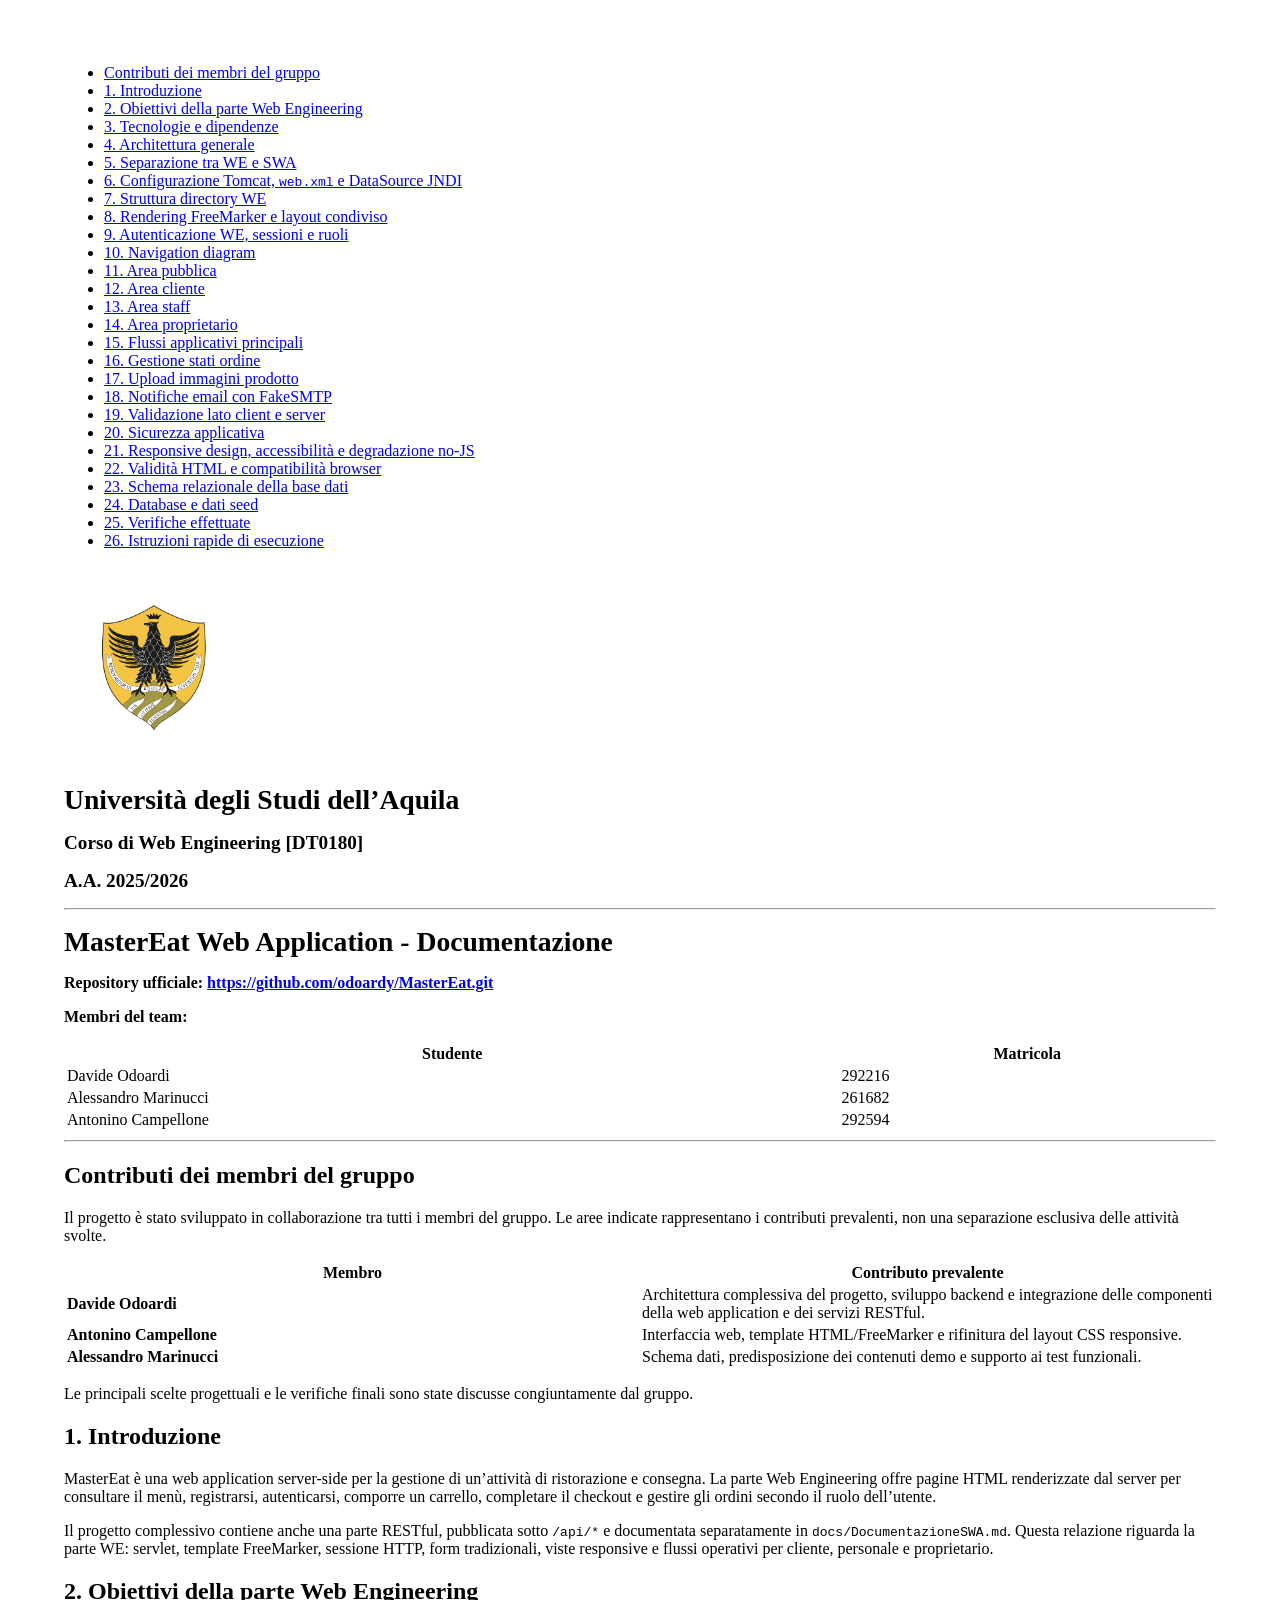
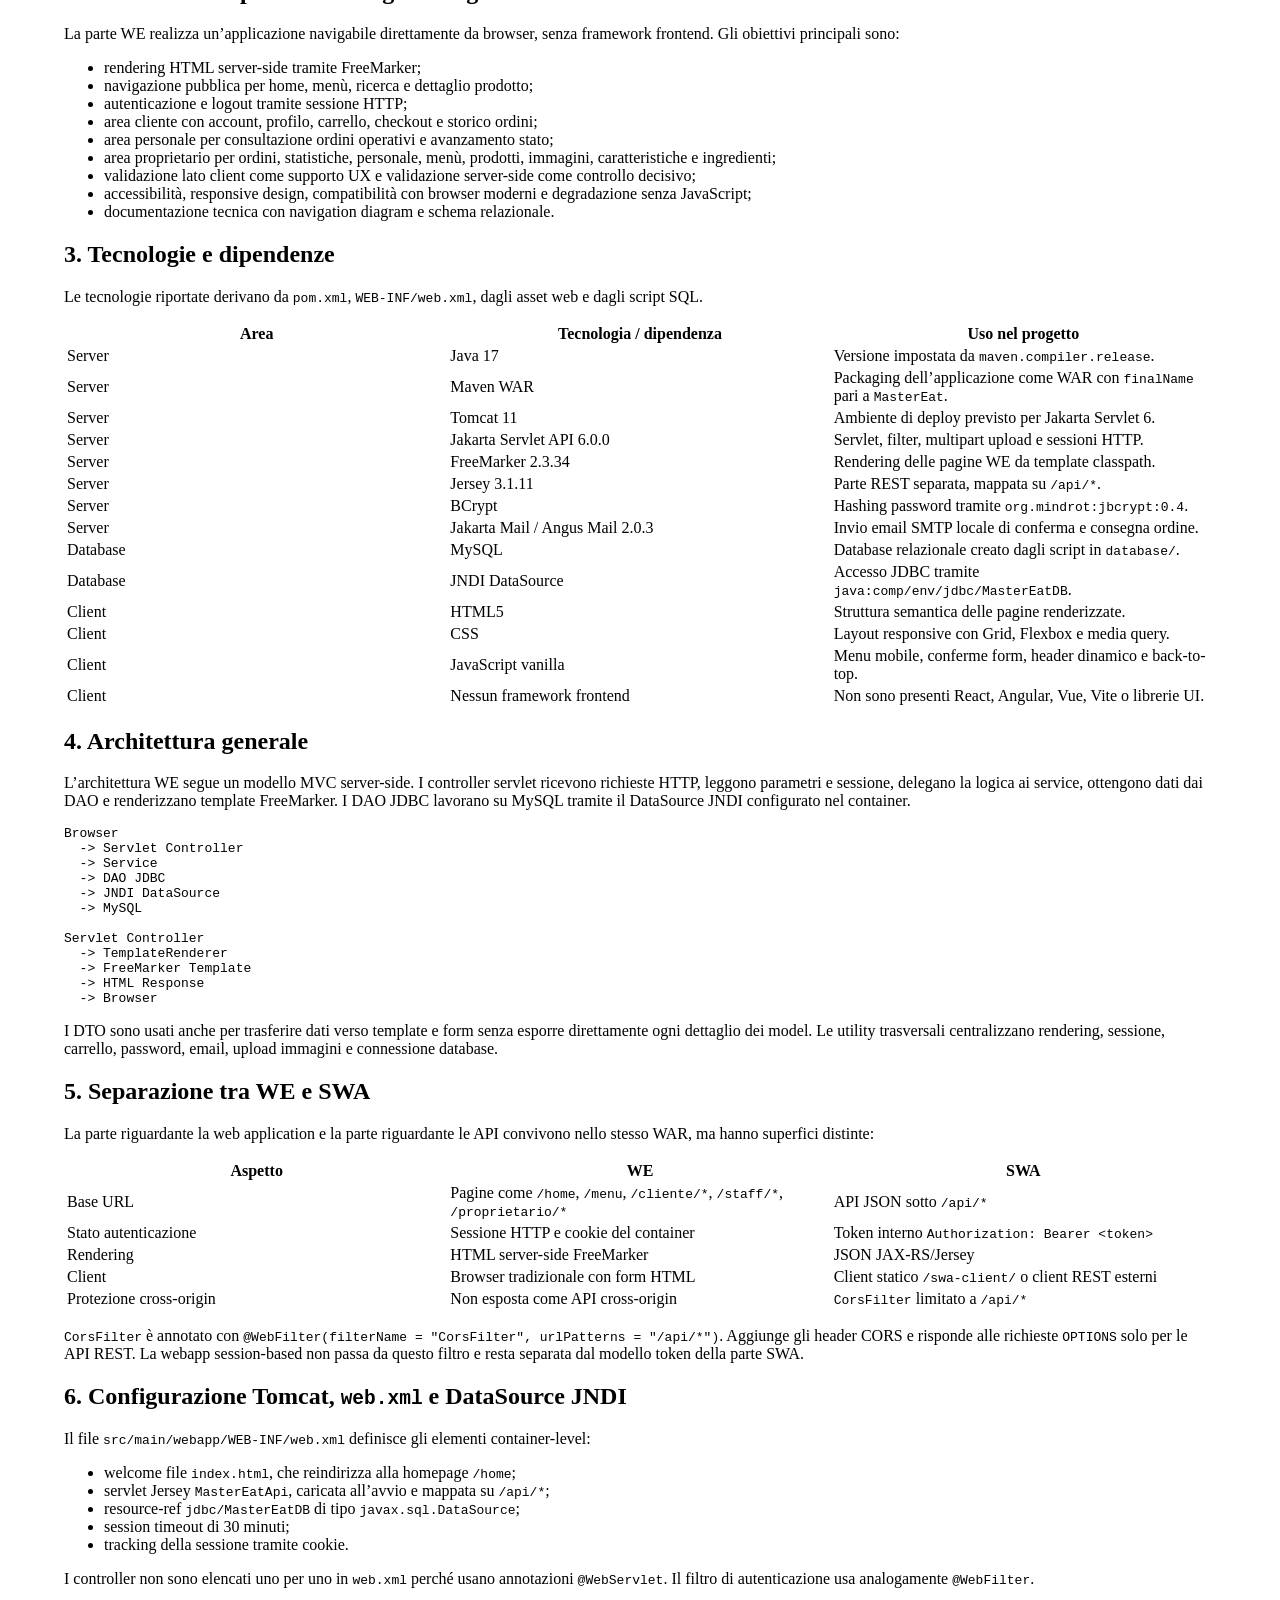
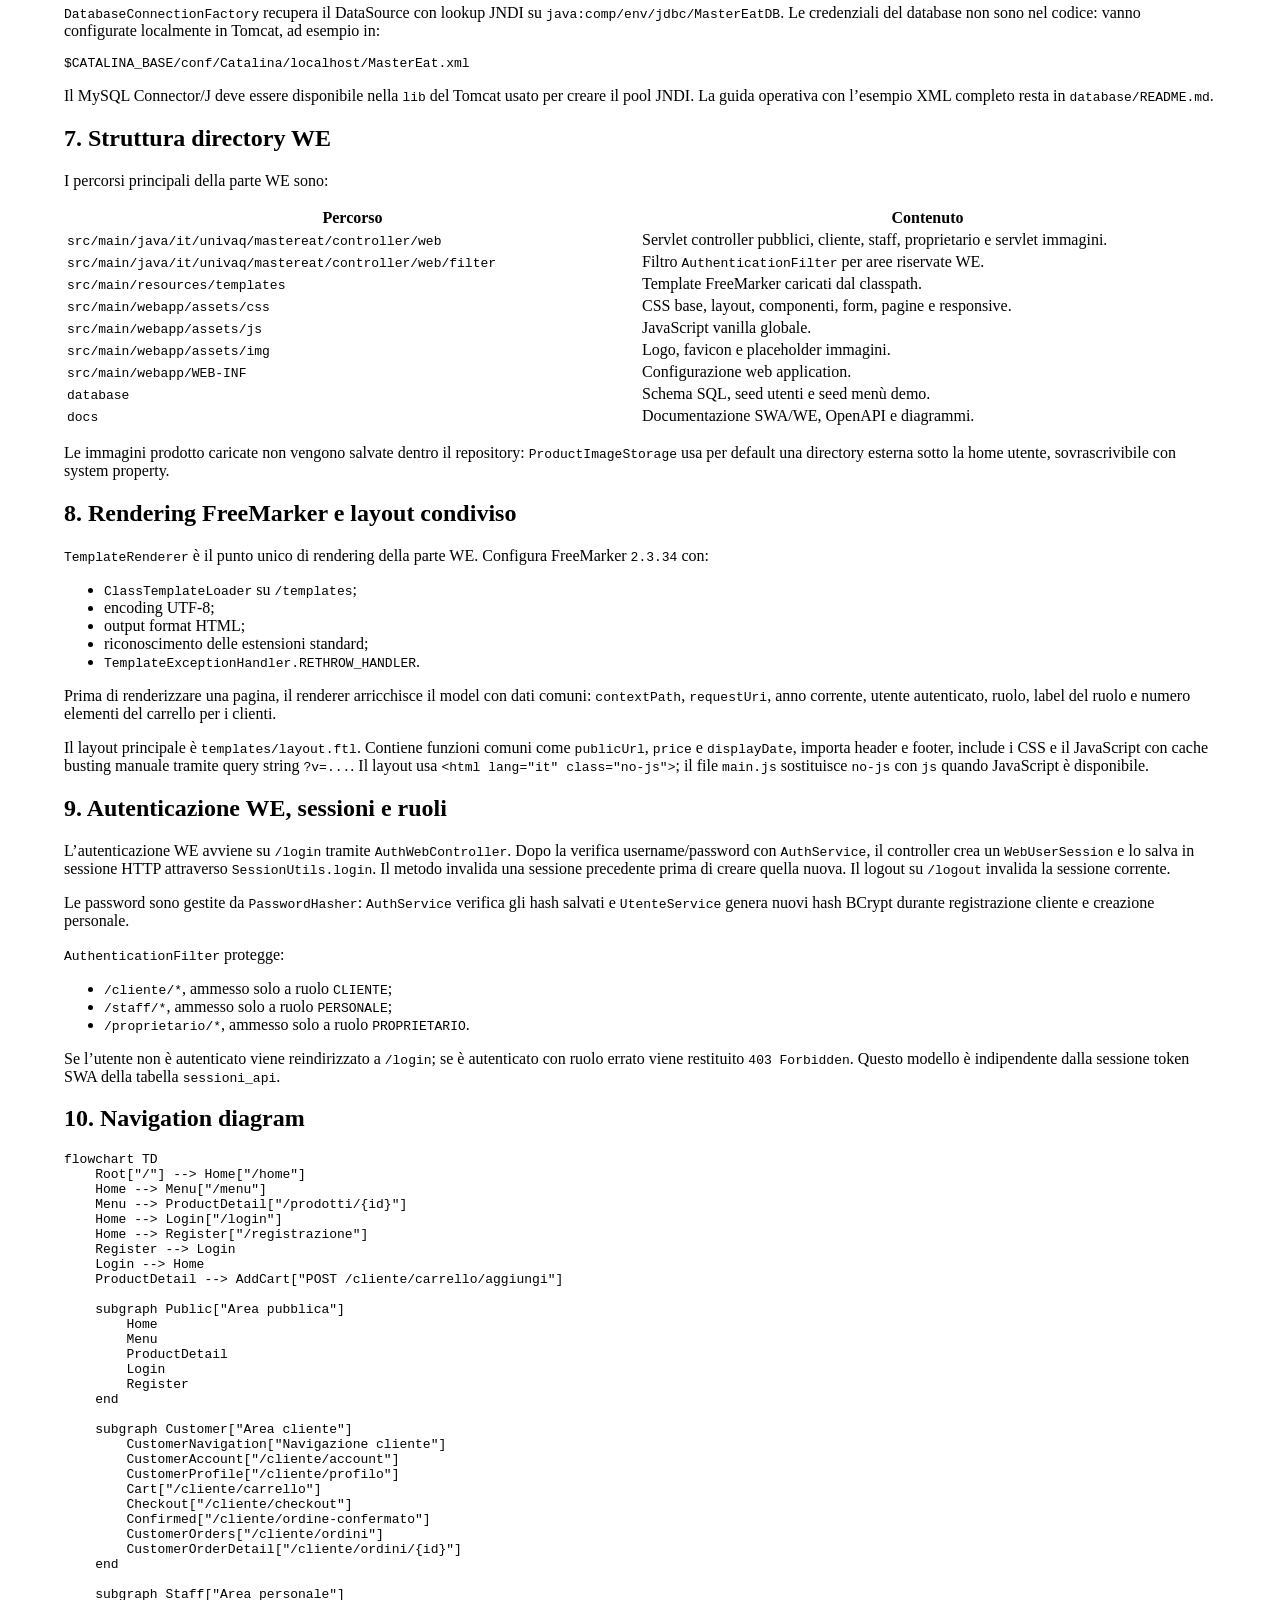
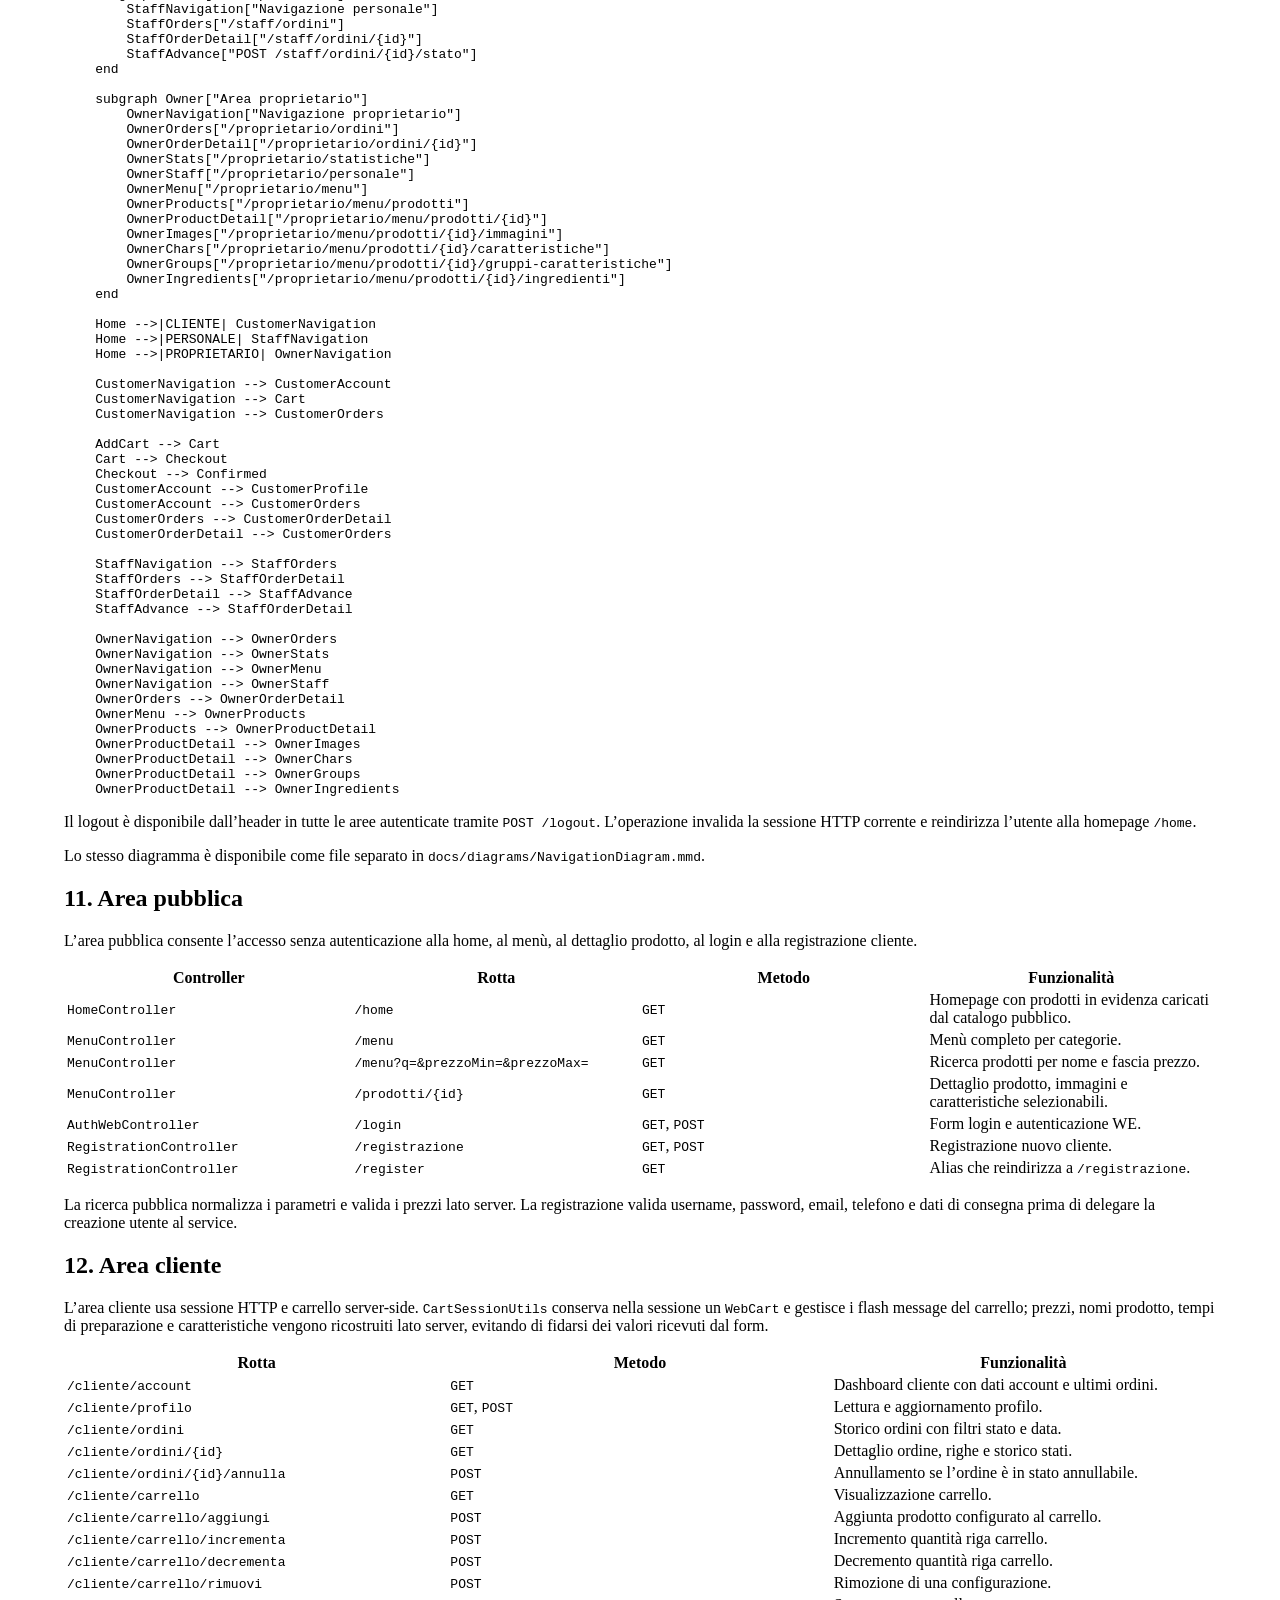
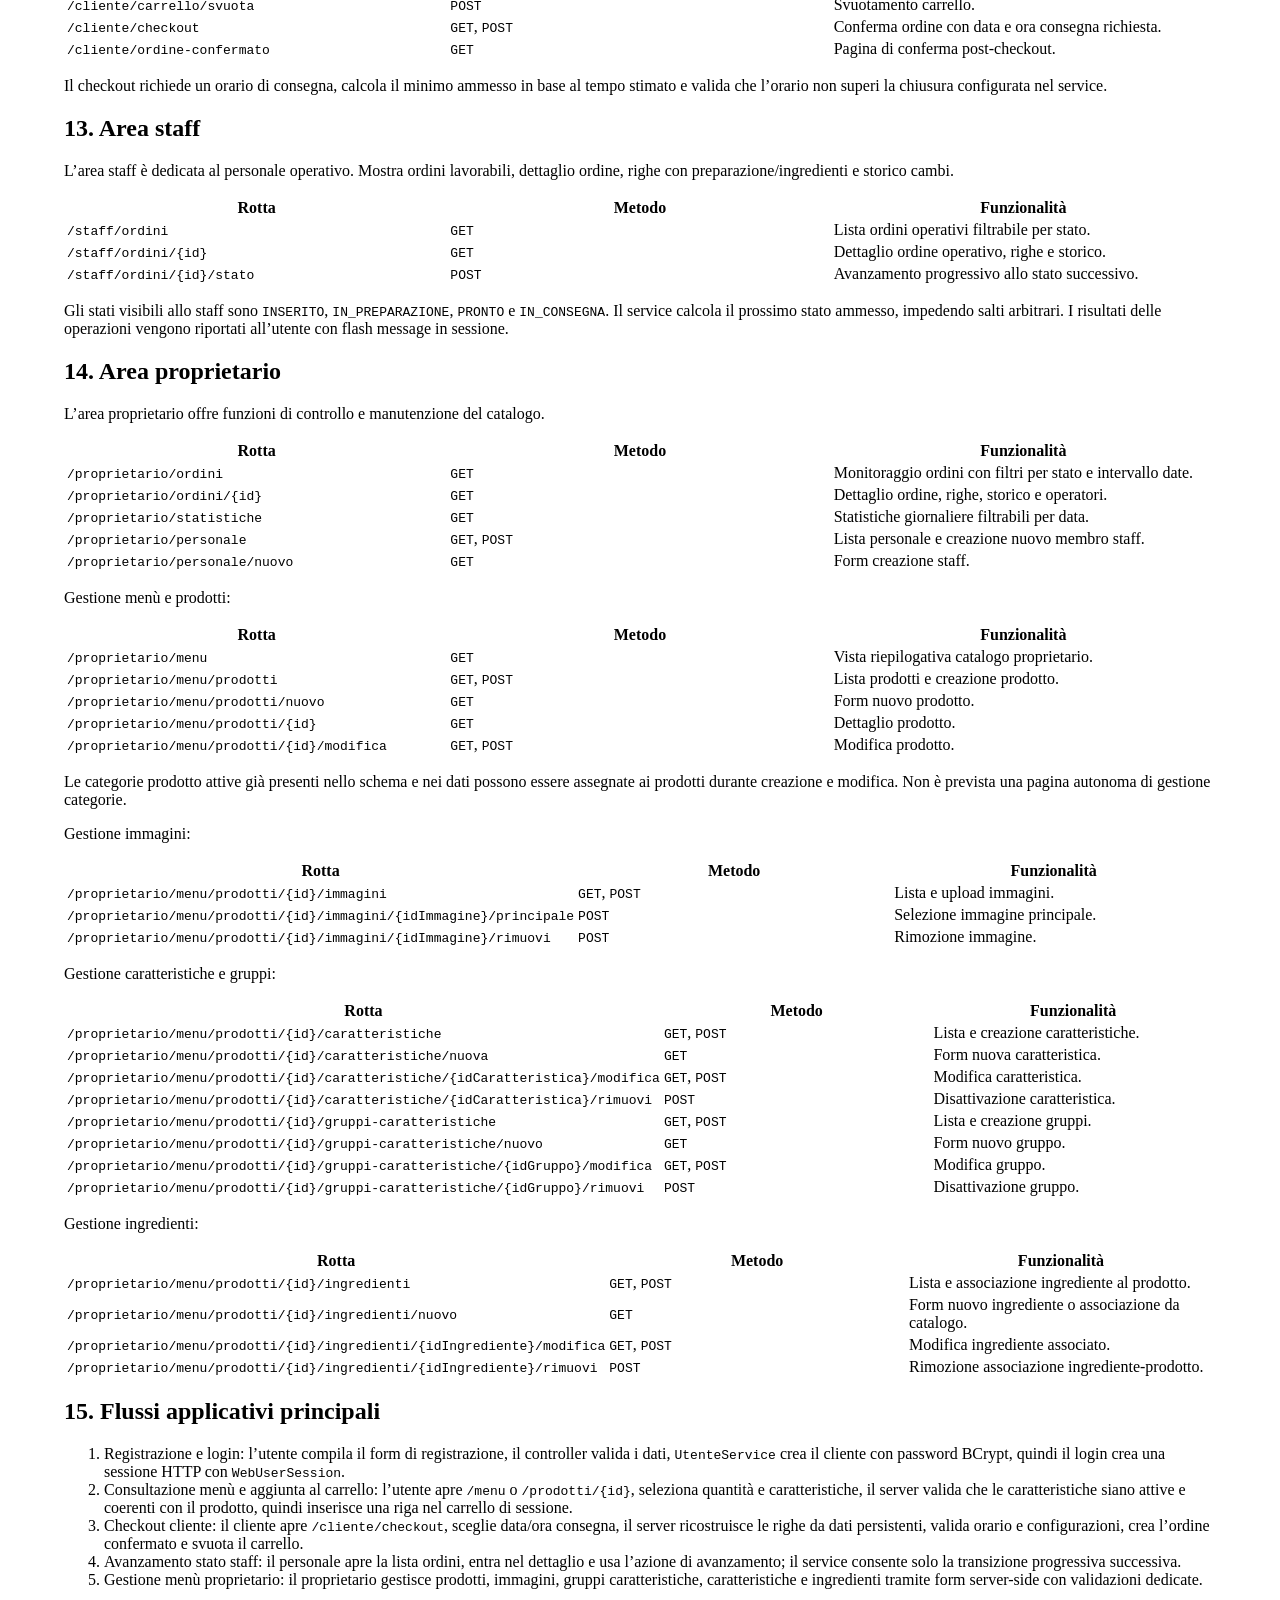
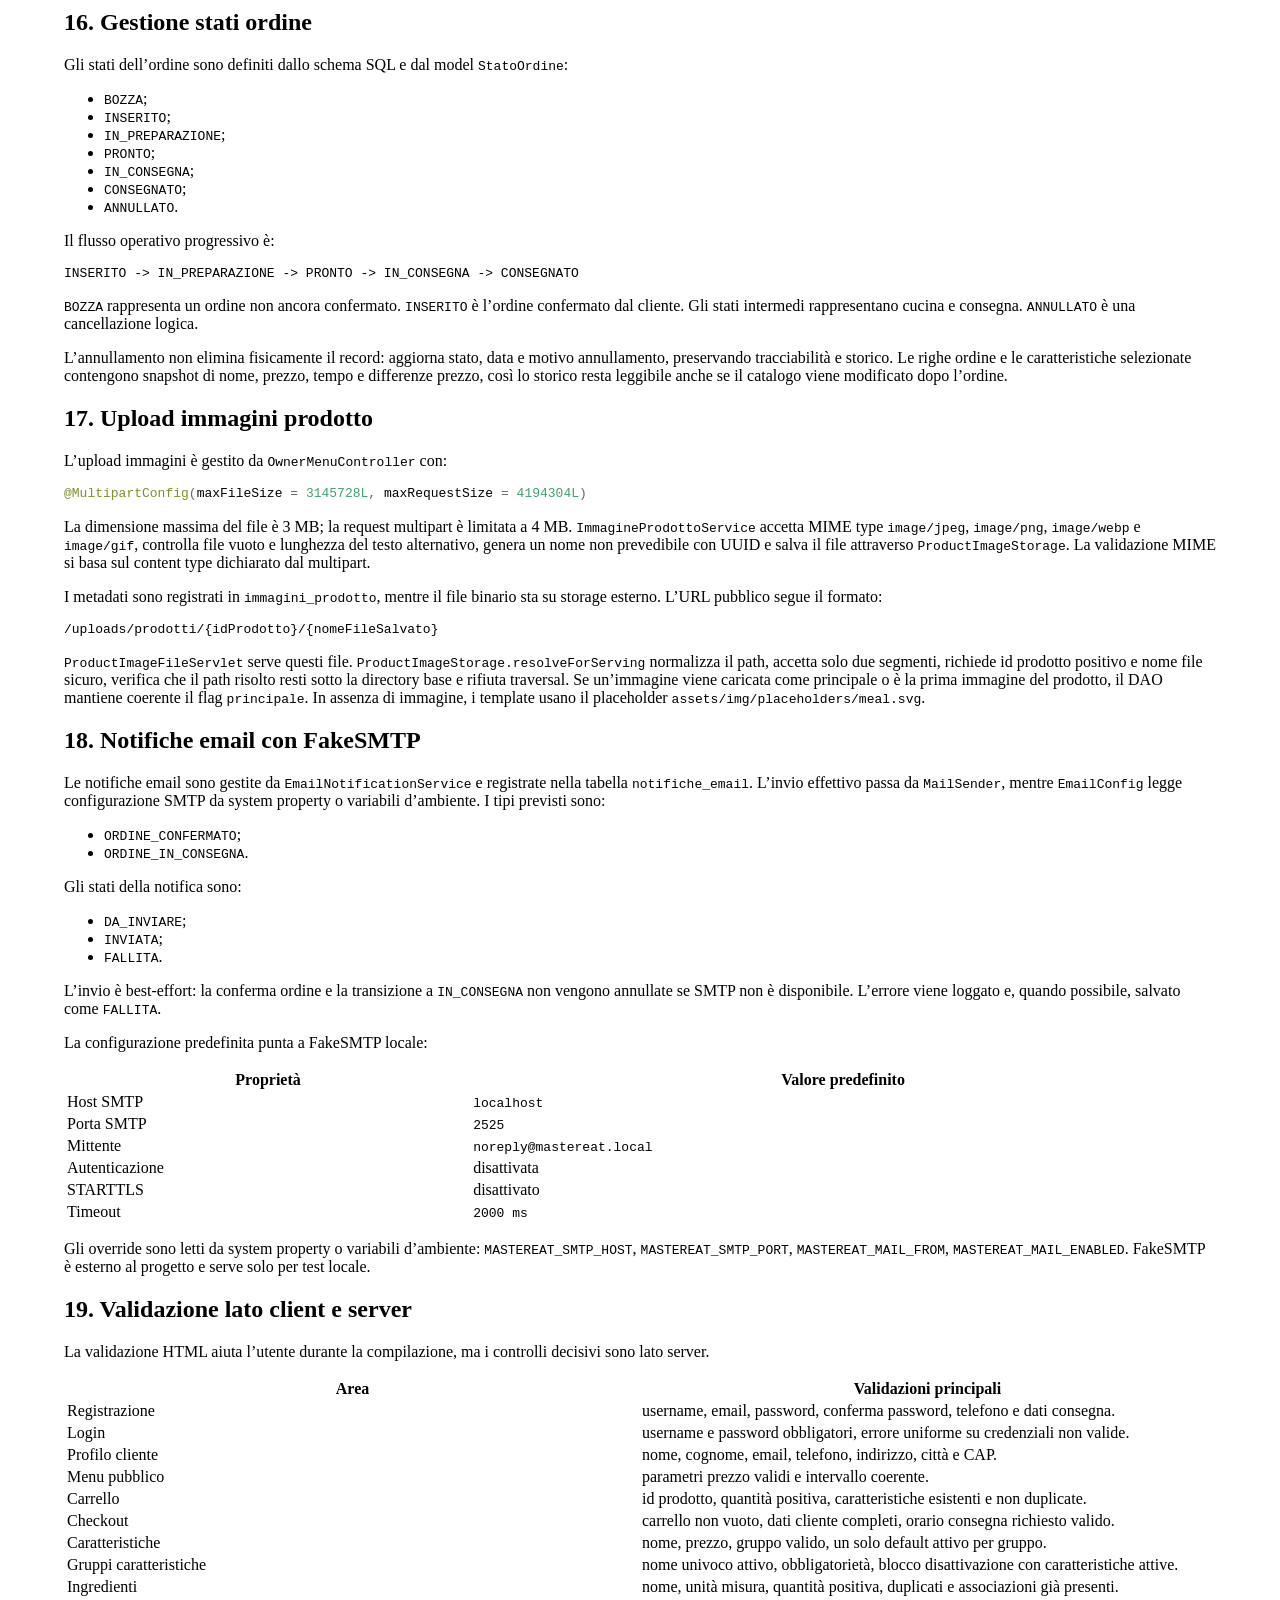
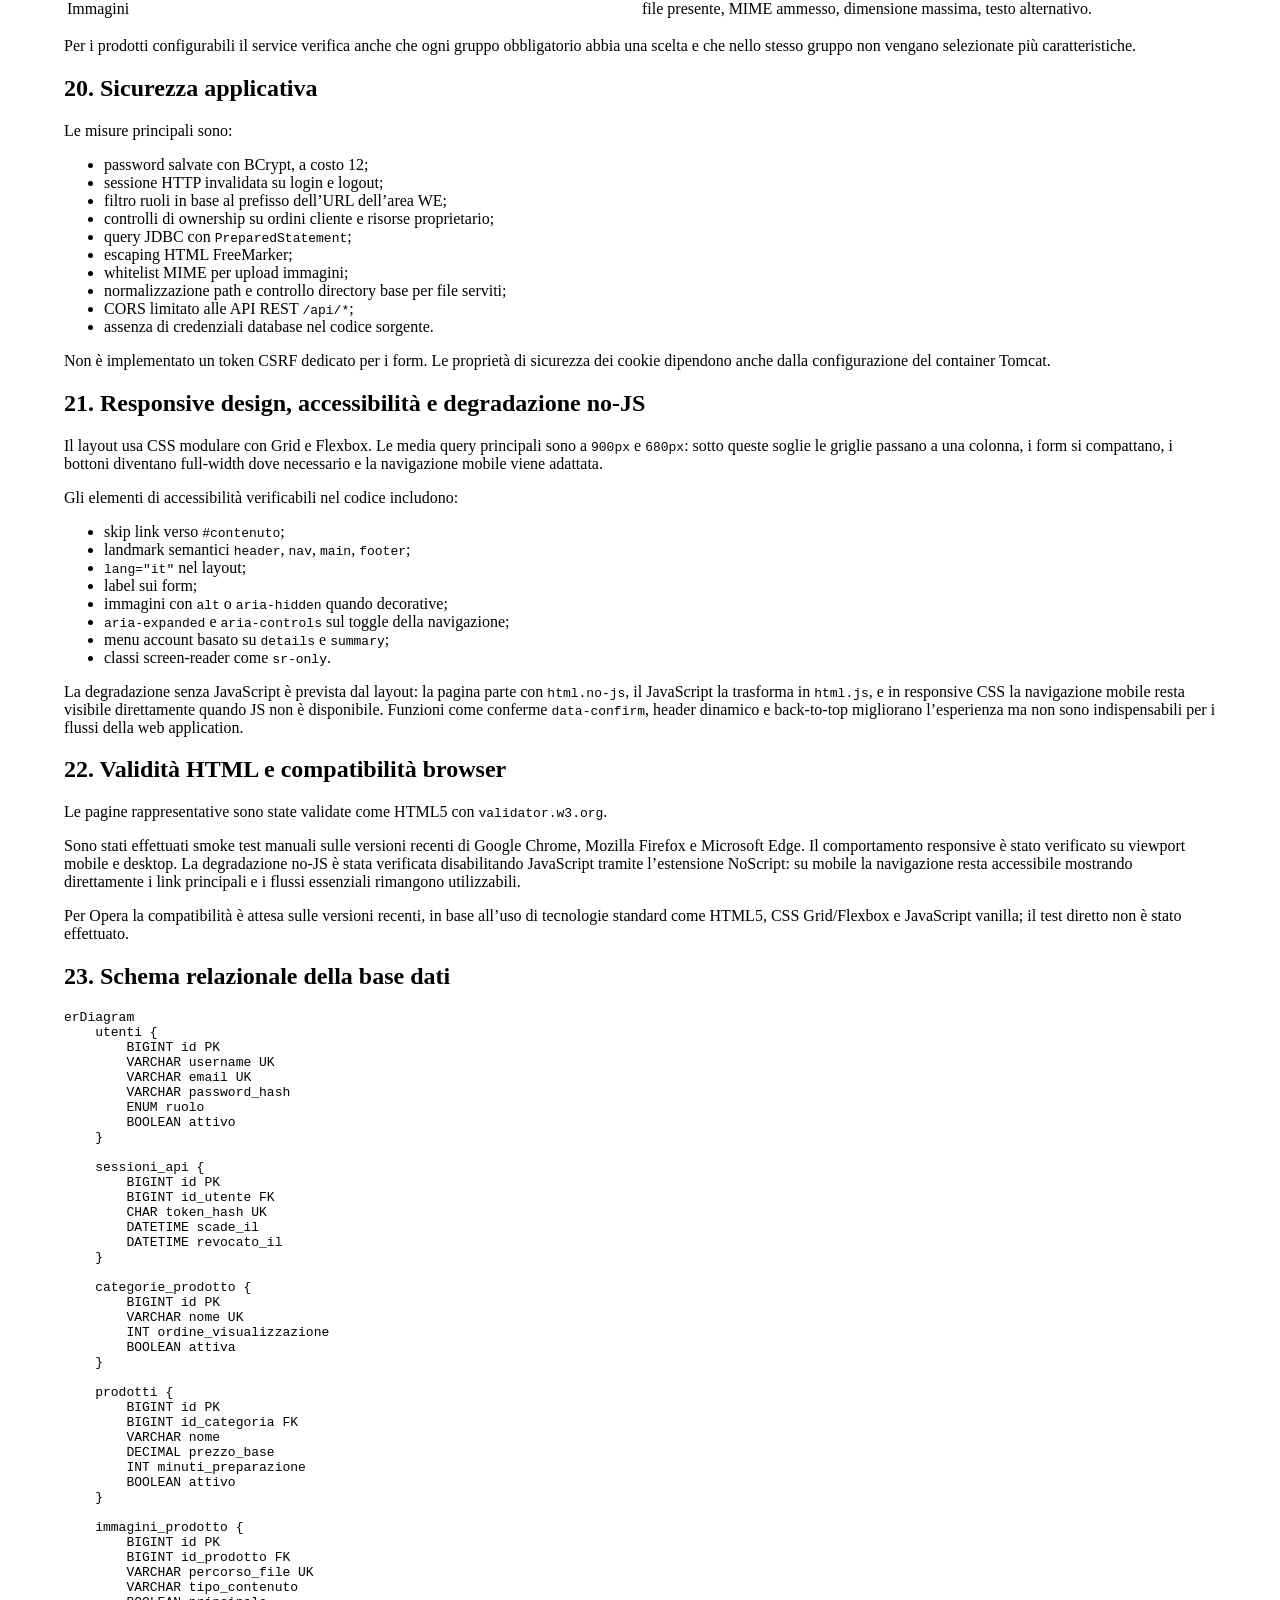
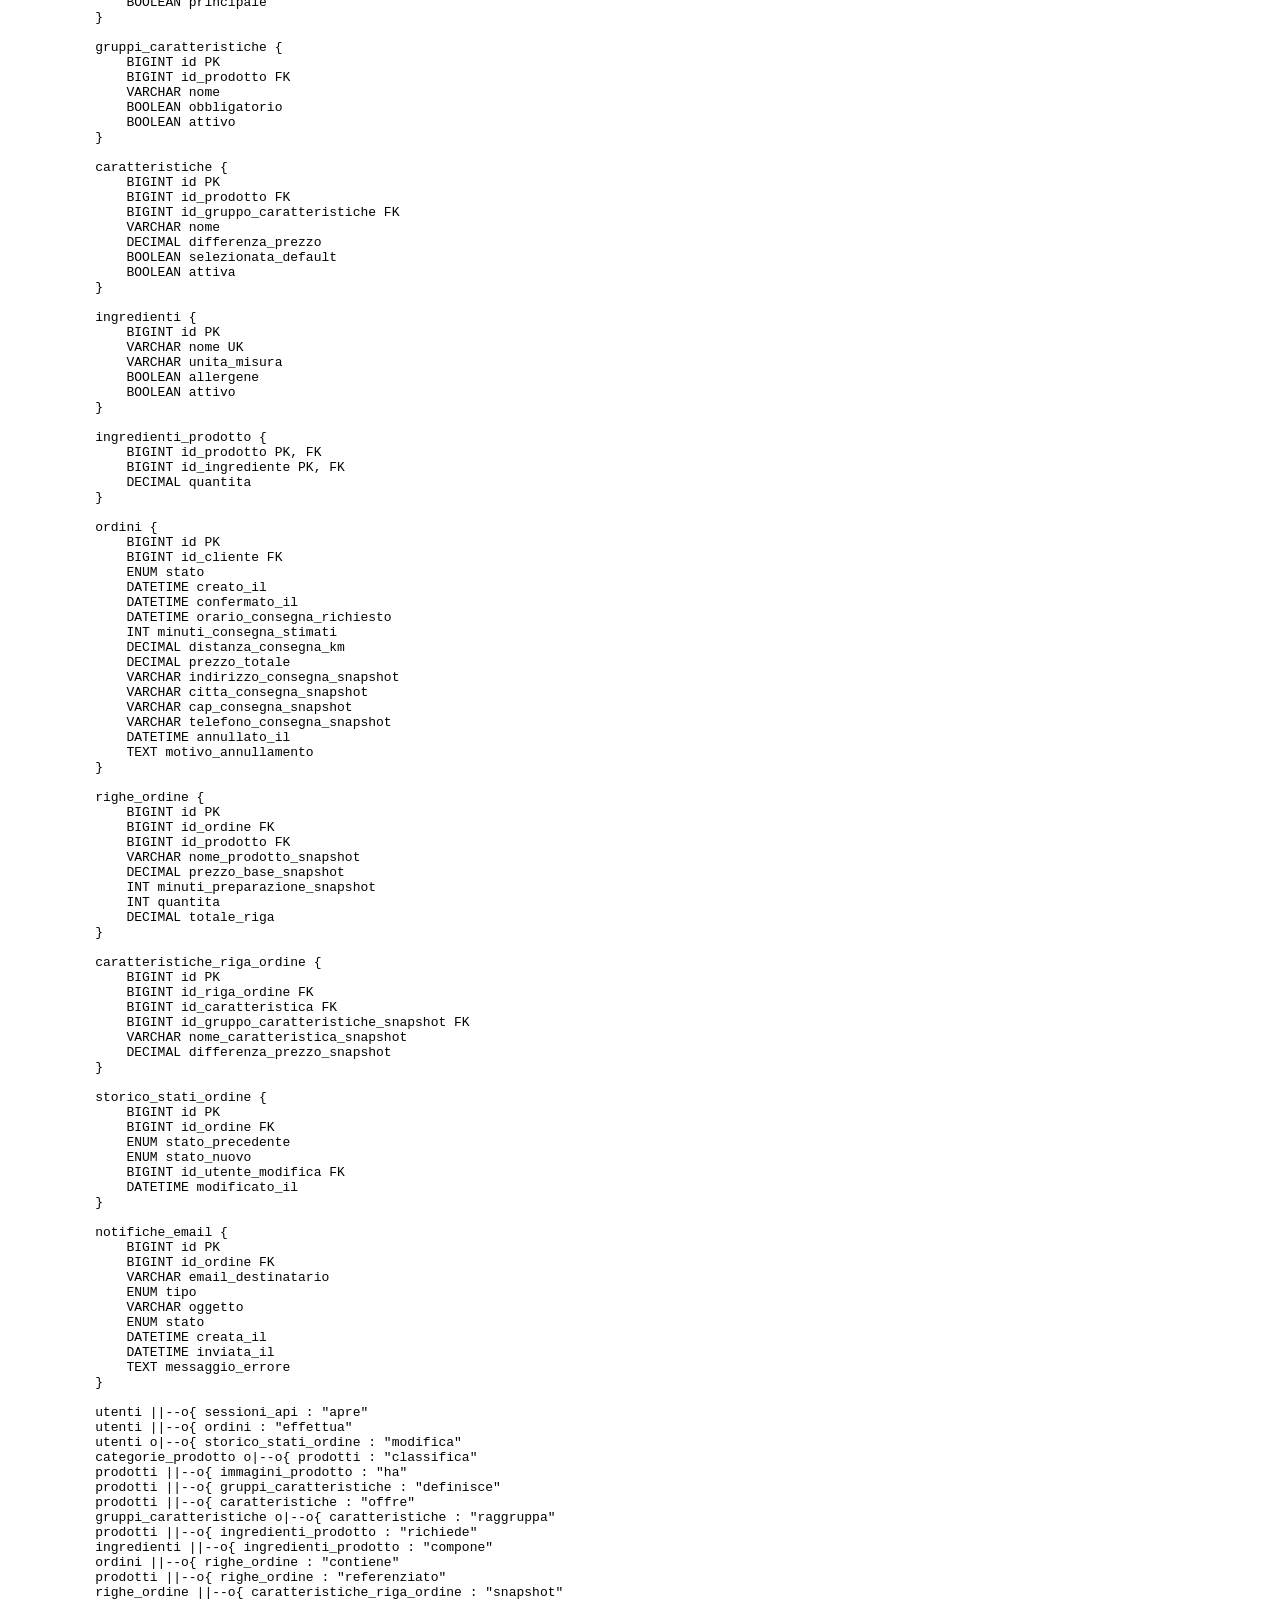
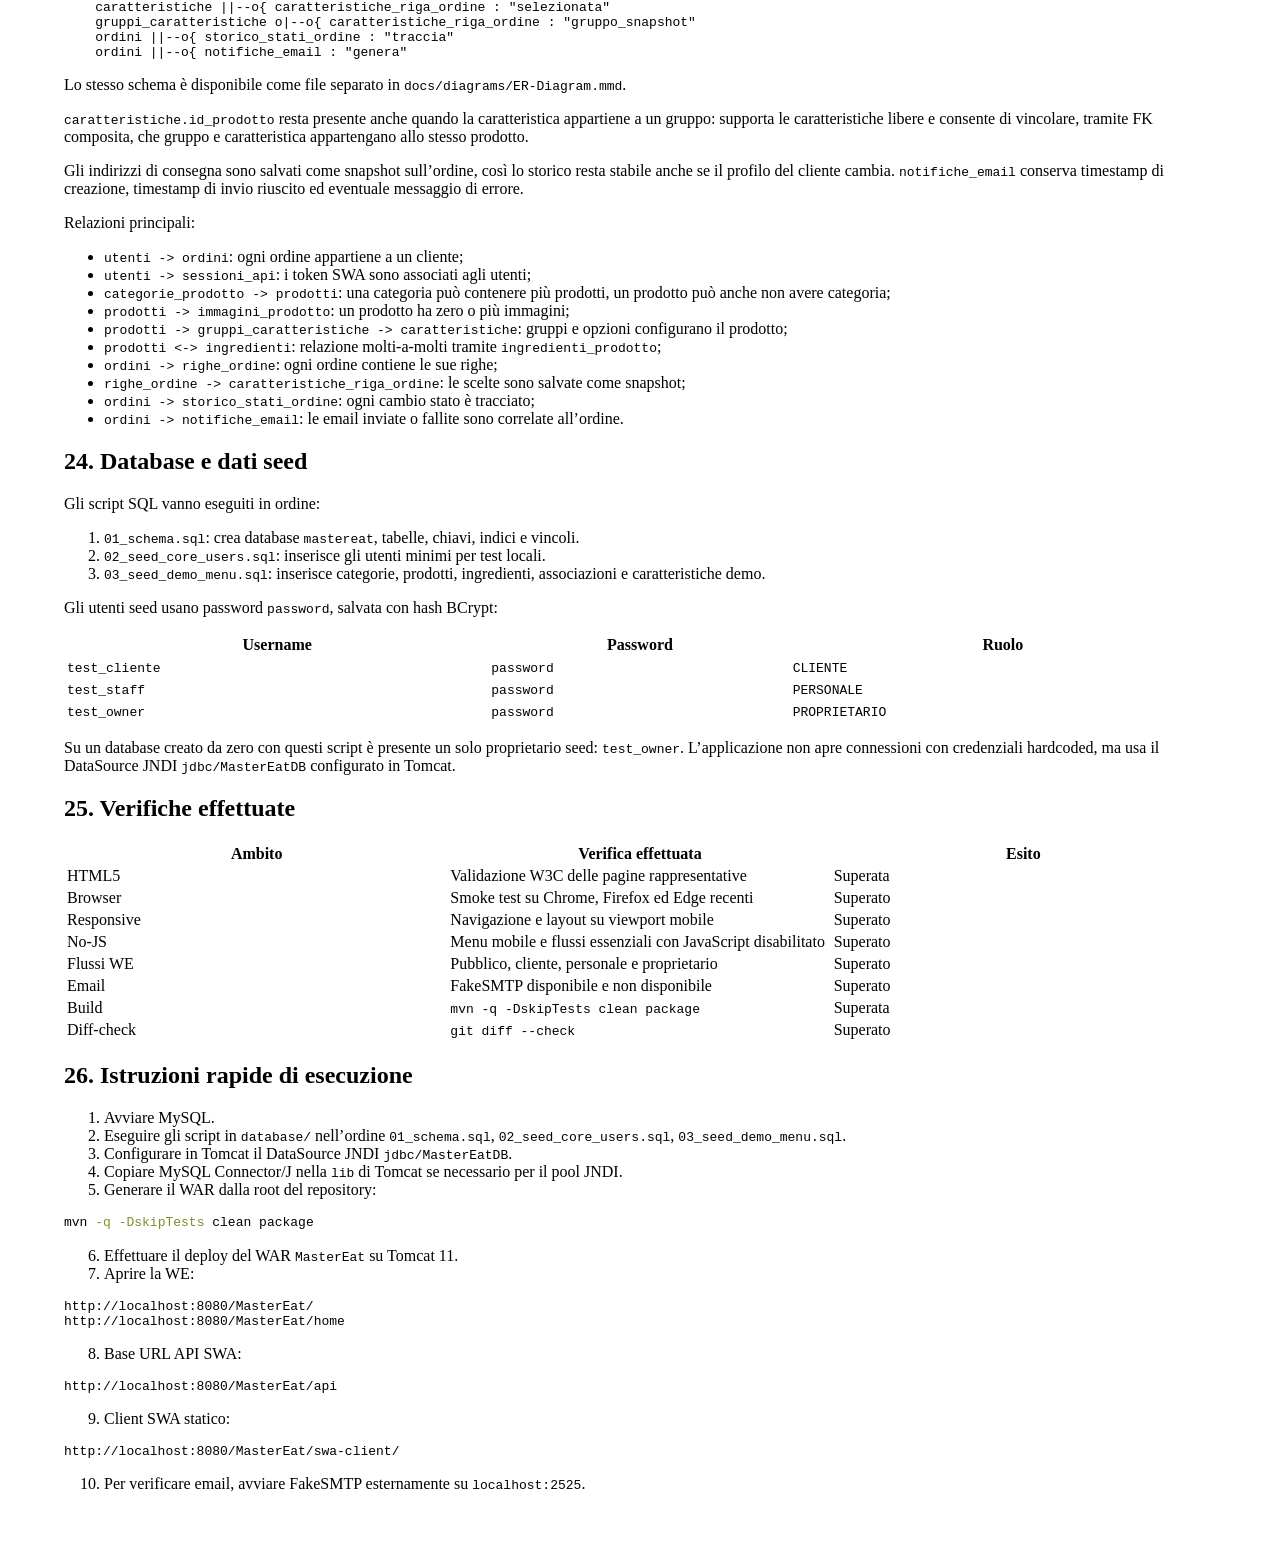
<file: docs/DocumentazioneWE.html>
<!DOCTYPE html>
<html xmlns="http://www.w3.org/1999/xhtml">
<head>
  <meta charset="utf-8" />
  <meta name="generator" content="pandoc" />
  <meta name="viewport" content="width=device-width, initial-scale=1.0, user-scalable=yes" />
  <title>MasterEat Web Application - Documentazione</title>
  <style>

span.smallcaps{font-variant: small-caps;}
div.columns{display: flex; gap: min(4vw, 1.5em);}
div.column{flex: auto; overflow-x: auto;}
div.hanging-indent{margin-left: 1.5em; text-indent: -1.5em;}

ul.task-list[class]{list-style: none;}
ul.task-list li input[type="checkbox"] {
font-size: inherit;
width: 0.8em;
margin: 0 0.8em 0.2em -1.6em;
vertical-align: middle;
}
.display.math{display: block; text-align: center; margin: 0.5rem auto;}

html { -webkit-text-size-adjust: 100%; }
pre > code.sourceCode { white-space: pre; position: relative; }
pre > code.sourceCode > span { display: inline-block; line-height: 1.25; }
pre > code.sourceCode > span:empty { height: 1.2em; }
.sourceCode { overflow: visible; }
code.sourceCode > span { color: inherit; text-decoration: inherit; }
div.sourceCode { margin: 1em 0; }
pre.sourceCode { margin: 0; }
@media screen {
div.sourceCode { overflow: auto; }
}
@media print {
pre > code.sourceCode { white-space: pre-wrap; }
pre > code.sourceCode > span { text-indent: -5em; padding-left: 5em; }
}
pre.numberSource code
{ counter-reset: source-line 0; }
pre.numberSource code > span
{ position: relative; left: -4em; counter-increment: source-line; }
pre.numberSource code > span > a:first-child::before
{ content: counter(source-line);
position: relative; left: -1em; text-align: right; vertical-align: baseline;
border: none; display: inline-block;
-webkit-touch-callout: none; -webkit-user-select: none;
-khtml-user-select: none; -moz-user-select: none;
-ms-user-select: none; user-select: none;
padding: 0 4px; width: 4em;
color: #aaaaaa;
}
pre.numberSource { margin-left: 3em; border-left: 1px solid #aaaaaa; padding-left: 4px; }
div.sourceCode
{ }
@media screen {
pre > code.sourceCode > span > a:first-child::before { text-decoration: underline; }
}
code span.al { color: #ff0000; font-weight: bold; } 
code span.an { color: #60a0b0; font-weight: bold; font-style: italic; } 
code span.at { color: #7d9029; } 
code span.bn { color: #40a070; } 
code span.bu { color: #008000; } 
code span.cf { color: #007020; font-weight: bold; } 
code span.ch { color: #4070a0; } 
code span.cn { color: #880000; } 
code span.co { color: #60a0b0; font-style: italic; } 
code span.cv { color: #60a0b0; font-weight: bold; font-style: italic; } 
code span.do { color: #ba2121; font-style: italic; } 
code span.dt { color: #902000; } 
code span.dv { color: #40a070; } 
code span.er { color: #ff0000; font-weight: bold; } 
code span.ex { } 
code span.fl { color: #40a070; } 
code span.fu { color: #06287e; } 
code span.im { color: #008000; font-weight: bold; } 
code span.in { color: #60a0b0; font-weight: bold; font-style: italic; } 
code span.kw { color: #007020; font-weight: bold; } 
code span.op { color: #666666; } 
code span.ot { color: #007020; } 
code span.pp { color: #bc7a00; } 
code span.sc { color: #4070a0; } 
code span.ss { color: #bb6688; } 
code span.st { color: #4070a0; } 
code span.va { color: #19177c; } 
code span.vs { color: #4070a0; } 
code span.wa { color: #60a0b0; font-weight: bold; font-style: italic; } 
</style>
  <style type="text/css">body {
max-width: 1200px;
padding: 40px 56px;
}
@media (min-width: 901px) {
table {
display: table;
width: 100%;
}
}
@media (max-width: 900px) {
body {
padding: 20px;
}
table {
display: block;
overflow-x: auto;
}
}
</style>
</head>
<body>
<nav id="TOC" role="doc-toc">
<ul>
<li><a href="#contributi-dei-membri-del-gruppo" id="toc-contributi-dei-membri-del-gruppo">Contributi dei membri del
gruppo</a></li>
<li><a href="#introduzione" id="toc-introduzione">1.
Introduzione</a></li>
<li><a href="#obiettivi-della-parte-web-engineering" id="toc-obiettivi-della-parte-web-engineering">2. Obiettivi della parte
Web Engineering</a></li>
<li><a href="#tecnologie-e-dipendenze" id="toc-tecnologie-e-dipendenze">3. Tecnologie e dipendenze</a></li>
<li><a href="#architettura-generale" id="toc-architettura-generale">4.
Architettura generale</a></li>
<li><a href="#separazione-tra-we-e-swa" id="toc-separazione-tra-we-e-swa">5. Separazione tra WE e SWA</a></li>
<li><a href="#configurazione-tomcat-web.xml-e-datasource-jndi" id="toc-configurazione-tomcat-web.xml-e-datasource-jndi">6.
Configurazione Tomcat, <code>web.xml</code> e DataSource JNDI</a></li>
<li><a href="#struttura-directory-we" id="toc-struttura-directory-we">7.
Struttura directory WE</a></li>
<li><a href="#rendering-freemarker-e-layout-condiviso" id="toc-rendering-freemarker-e-layout-condiviso">8. Rendering FreeMarker
e layout condiviso</a></li>
<li><a href="#autenticazione-we-sessioni-e-ruoli" id="toc-autenticazione-we-sessioni-e-ruoli">9. Autenticazione WE,
sessioni e ruoli</a></li>
<li><a href="#navigation-diagram" id="toc-navigation-diagram">10.
Navigation diagram</a></li>
<li><a href="#area-pubblica" id="toc-area-pubblica">11. Area
pubblica</a></li>
<li><a href="#area-cliente" id="toc-area-cliente">12. Area
cliente</a></li>
<li><a href="#area-staff" id="toc-area-staff">13. Area staff</a></li>
<li><a href="#area-proprietario" id="toc-area-proprietario">14. Area
proprietario</a></li>
<li><a href="#flussi-applicativi-principali" id="toc-flussi-applicativi-principali">15. Flussi applicativi
principali</a></li>
<li><a href="#gestione-stati-ordine" id="toc-gestione-stati-ordine">16.
Gestione stati ordine</a></li>
<li><a href="#upload-immagini-prodotto" id="toc-upload-immagini-prodotto">17. Upload immagini prodotto</a></li>
<li><a href="#notifiche-email-con-fakesmtp" id="toc-notifiche-email-con-fakesmtp">18. Notifiche email con
FakeSMTP</a></li>
<li><a href="#validazione-lato-client-e-server" id="toc-validazione-lato-client-e-server">19. Validazione lato client e
server</a></li>
<li><a href="#sicurezza-applicativa" id="toc-sicurezza-applicativa">20.
Sicurezza applicativa</a></li>
<li><a href="#responsive-design-accessibilità-e-degradazione-no-js" id="toc-responsive-design-accessibilità-e-degradazione-no-js">21.
Responsive design, accessibilità e degradazione no-JS</a></li>
<li><a href="#validità-html-e-compatibilità-browser" id="toc-validità-html-e-compatibilità-browser">22. Validità HTML e
compatibilità browser</a></li>
<li><a href="#schema-relazionale-della-base-dati" id="toc-schema-relazionale-della-base-dati">23. Schema relazionale della
base dati</a></li>
<li><a href="#database-e-dati-seed" id="toc-database-e-dati-seed">24.
Database e dati seed</a></li>
<li><a href="#verifiche-effettuate" id="toc-verifiche-effettuate">25.
Verifiche effettuate</a></li>
<li><a href="#istruzioni-rapide-di-esecuzione" id="toc-istruzioni-rapide-di-esecuzione">26. Istruzioni rapide di
esecuzione</a></li>
</ul>
</nav>
<div data-align="center">
<img role="img" aria-label="Logo Università degli Studi dell&#39;Aquila" src="[data-uri]" alt="Logo Università degli Studi dell&#39;Aquila" width="180">
<p>
<strong><big><big><big>Università degli Studi
dell’Aquila</big></big></big></strong>
</p>
<p>
<strong><big>Corso di Web Engineering [DT0180]</big></strong>
</p>
<p>
<strong><big>A.A. 2025/2026</big></strong>
</p>
</div>
<hr />
<div data-align="center">
<p>
<strong><big><big><big>MasterEat Web Application -
Documentazione</big></big></big></strong>
</p>
<p>
<strong>Repository ufficiale:
<a href="https://github.com/odoardy/MasterEat.git">https://github.com/odoardy/MasterEat.git</a></strong>
</p>
<p>
<strong>Membri del team:</strong>
</p>
<table>
<thead>
<tr>
<th>
Studente
</th>
<th>
Matricola
</th>
</tr>
</thead>
<tbody>
<tr>
<td>
Davide Odoardi
</td>
<td>
292216
</td>
</tr>
<tr>
<td>
Alessandro Marinucci
</td>
<td>
261682
</td>
</tr>
<tr>
<td>
Antonino Campellone
</td>
<td>
292594
</td>
</tr>
</tbody>
</table>
</div>
<hr />
<h2 id="contributi-dei-membri-del-gruppo">Contributi dei membri del
gruppo</h2>
<p>Il progetto è stato sviluppato in collaborazione tra tutti i membri
del gruppo. Le aree indicate rappresentano i contributi prevalenti, non
una separazione esclusiva delle attività svolte.</p>
<table>
<colgroup>
<col style="width: 50%" />
<col style="width: 50%" />
</colgroup>
<thead>
<tr>
<th>Membro</th>
<th>Contributo prevalente</th>
</tr>
</thead>
<tbody>
<tr>
<td><strong>Davide Odoardi</strong></td>
<td>Architettura complessiva del progetto, sviluppo backend e
integrazione delle componenti della web application e dei servizi
RESTful.</td>
</tr>
<tr>
<td><strong>Antonino Campellone</strong></td>
<td>Interfaccia web, template HTML/FreeMarker e rifinitura del layout
CSS responsive.</td>
</tr>
<tr>
<td><strong>Alessandro Marinucci</strong></td>
<td>Schema dati, predisposizione dei contenuti demo e supporto ai test
funzionali.</td>
</tr>
</tbody>
</table>
<p>Le principali scelte progettuali e le verifiche finali sono state
discusse congiuntamente dal gruppo.</p>
<h2 id="introduzione">1. Introduzione</h2>
<p>MasterEat è una web application server-side per la gestione di
un’attività di ristorazione e consegna. La parte Web Engineering offre
pagine HTML renderizzate dal server per consultare il menù, registrarsi,
autenticarsi, comporre un carrello, completare il checkout e gestire gli
ordini secondo il ruolo dell’utente.</p>
<p>Il progetto complessivo contiene anche una parte RESTful, pubblicata
sotto <code>/api/*</code> e documentata separatamente in
<code>docs/DocumentazioneSWA.md</code>. Questa relazione riguarda la
parte WE: servlet, template FreeMarker, sessione HTTP, form
tradizionali, viste responsive e flussi operativi per cliente, personale
e proprietario.</p>
<h2 id="obiettivi-della-parte-web-engineering">2. Obiettivi della parte
Web Engineering</h2>
<p>La parte WE realizza un’applicazione navigabile direttamente da
browser, senza framework frontend. Gli obiettivi principali sono:</p>
<ul>
<li>rendering HTML server-side tramite FreeMarker;</li>
<li>navigazione pubblica per home, menù, ricerca e dettaglio
prodotto;</li>
<li>autenticazione e logout tramite sessione HTTP;</li>
<li>area cliente con account, profilo, carrello, checkout e storico
ordini;</li>
<li>area personale per consultazione ordini operativi e avanzamento
stato;</li>
<li>area proprietario per ordini, statistiche, personale, menù,
prodotti, immagini, caratteristiche e ingredienti;</li>
<li>validazione lato client come supporto UX e validazione server-side
come controllo decisivo;</li>
<li>accessibilità, responsive design, compatibilità con browser moderni
e degradazione senza JavaScript;</li>
<li>documentazione tecnica con navigation diagram e schema
relazionale.</li>
</ul>
<h2 id="tecnologie-e-dipendenze">3. Tecnologie e dipendenze</h2>
<p>Le tecnologie riportate derivano da <code>pom.xml</code>,
<code>WEB-INF/web.xml</code>, dagli asset web e dagli script SQL.</p>
<table>
<colgroup>
<col style="width: 33%" />
<col style="width: 33%" />
<col style="width: 33%" />
</colgroup>
<thead>
<tr>
<th>Area</th>
<th>Tecnologia / dipendenza</th>
<th>Uso nel progetto</th>
</tr>
</thead>
<tbody>
<tr>
<td>Server</td>
<td>Java 17</td>
<td>Versione impostata da <code>maven.compiler.release</code>.</td>
</tr>
<tr>
<td>Server</td>
<td>Maven WAR</td>
<td>Packaging dell’applicazione come WAR con <code>finalName</code> pari
a <code>MasterEat</code>.</td>
</tr>
<tr>
<td>Server</td>
<td>Tomcat 11</td>
<td>Ambiente di deploy previsto per Jakarta Servlet 6.</td>
</tr>
<tr>
<td>Server</td>
<td>Jakarta Servlet API 6.0.0</td>
<td>Servlet, filter, multipart upload e sessioni HTTP.</td>
</tr>
<tr>
<td>Server</td>
<td>FreeMarker 2.3.34</td>
<td>Rendering delle pagine WE da template classpath.</td>
</tr>
<tr>
<td>Server</td>
<td>Jersey 3.1.11</td>
<td>Parte REST separata, mappata su <code>/api/*</code>.</td>
</tr>
<tr>
<td>Server</td>
<td>BCrypt</td>
<td>Hashing password tramite <code>org.mindrot:jbcrypt:0.4</code>.</td>
</tr>
<tr>
<td>Server</td>
<td>Jakarta Mail / Angus Mail 2.0.3</td>
<td>Invio email SMTP locale di conferma e consegna ordine.</td>
</tr>
<tr>
<td>Database</td>
<td>MySQL</td>
<td>Database relazionale creato dagli script in
<code>database/</code>.</td>
</tr>
<tr>
<td>Database</td>
<td>JNDI DataSource</td>
<td>Accesso JDBC tramite
<code>java:comp/env/jdbc/MasterEatDB</code>.</td>
</tr>
<tr>
<td>Client</td>
<td>HTML5</td>
<td>Struttura semantica delle pagine renderizzate.</td>
</tr>
<tr>
<td>Client</td>
<td>CSS</td>
<td>Layout responsive con Grid, Flexbox e media query.</td>
</tr>
<tr>
<td>Client</td>
<td>JavaScript vanilla</td>
<td>Menu mobile, conferme form, header dinamico e back-to-top.</td>
</tr>
<tr>
<td>Client</td>
<td>Nessun framework frontend</td>
<td>Non sono presenti React, Angular, Vue, Vite o librerie UI.</td>
</tr>
</tbody>
</table>
<h2 id="architettura-generale">4. Architettura generale</h2>
<p>L’architettura WE segue un modello MVC server-side. I controller
servlet ricevono richieste HTTP, leggono parametri e sessione, delegano
la logica ai service, ottengono dati dai DAO e renderizzano template
FreeMarker. I DAO JDBC lavorano su MySQL tramite il DataSource JNDI
configurato nel container.</p>
<pre class="text"><code>Browser
  -&gt; Servlet Controller
  -&gt; Service
  -&gt; DAO JDBC
  -&gt; JNDI DataSource
  -&gt; MySQL

Servlet Controller
  -&gt; TemplateRenderer
  -&gt; FreeMarker Template
  -&gt; HTML Response
  -&gt; Browser</code></pre>
<p>I DTO sono usati anche per trasferire dati verso template e form
senza esporre direttamente ogni dettaglio dei model. Le utility
trasversali centralizzano rendering, sessione, carrello, password,
email, upload immagini e connessione database.</p>
<h2 id="separazione-tra-we-e-swa">5. Separazione tra WE e SWA</h2>
<p>La parte riguardante la web application e la parte riguardante le API
convivono nello stesso WAR, ma hanno superfici distinte:</p>
<table>
<colgroup>
<col style="width: 33%" />
<col style="width: 33%" />
<col style="width: 33%" />
</colgroup>
<thead>
<tr>
<th>Aspetto</th>
<th>WE</th>
<th>SWA</th>
</tr>
</thead>
<tbody>
<tr>
<td>Base URL</td>
<td>Pagine come <code>/home</code>, <code>/menu</code>,
<code>/cliente/*</code>, <code>/staff/*</code>,
<code>/proprietario/*</code></td>
<td>API JSON sotto <code>/api/*</code></td>
</tr>
<tr>
<td>Stato autenticazione</td>
<td>Sessione HTTP e cookie del container</td>
<td>Token interno <code>Authorization: Bearer &lt;token&gt;</code></td>
</tr>
<tr>
<td>Rendering</td>
<td>HTML server-side FreeMarker</td>
<td>JSON JAX-RS/Jersey</td>
</tr>
<tr>
<td>Client</td>
<td>Browser tradizionale con form HTML</td>
<td>Client statico <code>/swa-client/</code> o client REST esterni</td>
</tr>
<tr>
<td>Protezione cross-origin</td>
<td>Non esposta come API cross-origin</td>
<td><code>CorsFilter</code> limitato a <code>/api/*</code></td>
</tr>
</tbody>
</table>
<p><code>CorsFilter</code> è annotato con
<code>@WebFilter(filterName = &quot;CorsFilter&quot;, urlPatterns = &quot;/api/*&quot;)</code>.
Aggiunge gli header CORS e risponde alle richieste <code>OPTIONS</code>
solo per le API REST. La webapp session-based non passa da questo filtro
e resta separata dal modello token della parte SWA.</p>
<h2 id="configurazione-tomcat-web.xml-e-datasource-jndi">6.
Configurazione Tomcat, <code>web.xml</code> e DataSource JNDI</h2>
<p>Il file <code>src/main/webapp/WEB-INF/web.xml</code> definisce gli
elementi container-level:</p>
<ul>
<li>welcome file <code>index.html</code>, che reindirizza alla homepage
<code>/home</code>;</li>
<li>servlet Jersey <code>MasterEatApi</code>, caricata all’avvio e
mappata su <code>/api/*</code>;</li>
<li>resource-ref <code>jdbc/MasterEatDB</code> di tipo
<code>javax.sql.DataSource</code>;</li>
<li>session timeout di 30 minuti;</li>
<li>tracking della sessione tramite cookie.</li>
</ul>
<p>I controller non sono elencati uno per uno in <code>web.xml</code>
perché usano annotazioni <code>@WebServlet</code>. Il filtro di
autenticazione usa analogamente <code>@WebFilter</code>.</p>
<p><code>DatabaseConnectionFactory</code> recupera il DataSource con
lookup JNDI su <code>java:comp/env/jdbc/MasterEatDB</code>. Le
credenziali del database non sono nel codice: vanno configurate
localmente in Tomcat, ad esempio in:</p>
<pre class="text"><code>$CATALINA_BASE/conf/Catalina/localhost/MasterEat.xml</code></pre>
<p>Il MySQL Connector/J deve essere disponibile nella <code>lib</code>
del Tomcat usato per creare il pool JNDI. La guida operativa con
l’esempio XML completo resta in <code>database/README.md</code>.</p>
<h2 id="struttura-directory-we">7. Struttura directory WE</h2>
<p>I percorsi principali della parte WE sono:</p>
<table>
<colgroup>
<col style="width: 50%" />
<col style="width: 50%" />
</colgroup>
<thead>
<tr>
<th>Percorso</th>
<th>Contenuto</th>
</tr>
</thead>
<tbody>
<tr>
<td><code>src/main/java/it/univaq/mastereat/controller/web</code></td>
<td>Servlet controller pubblici, cliente, staff, proprietario e servlet
immagini.</td>
</tr>
<tr>
<td><code>src/main/java/it/univaq/mastereat/controller/web/filter</code></td>
<td>Filtro <code>AuthenticationFilter</code> per aree riservate WE.</td>
</tr>
<tr>
<td><code>src/main/resources/templates</code></td>
<td>Template FreeMarker caricati dal classpath.</td>
</tr>
<tr>
<td><code>src/main/webapp/assets/css</code></td>
<td>CSS base, layout, componenti, form, pagine e responsive.</td>
</tr>
<tr>
<td><code>src/main/webapp/assets/js</code></td>
<td>JavaScript vanilla globale.</td>
</tr>
<tr>
<td><code>src/main/webapp/assets/img</code></td>
<td>Logo, favicon e placeholder immagini.</td>
</tr>
<tr>
<td><code>src/main/webapp/WEB-INF</code></td>
<td>Configurazione web application.</td>
</tr>
<tr>
<td><code>database</code></td>
<td>Schema SQL, seed utenti e seed menù demo.</td>
</tr>
<tr>
<td><code>docs</code></td>
<td>Documentazione SWA/WE, OpenAPI e diagrammi.</td>
</tr>
</tbody>
</table>
<p>Le immagini prodotto caricate non vengono salvate dentro il
repository: <code>ProductImageStorage</code> usa per default una
directory esterna sotto la home utente, sovrascrivibile con system
property.</p>
<h2 id="rendering-freemarker-e-layout-condiviso">8. Rendering FreeMarker
e layout condiviso</h2>
<p><code>TemplateRenderer</code> è il punto unico di rendering della
parte WE. Configura FreeMarker <code>2.3.34</code> con:</p>
<ul>
<li><code>ClassTemplateLoader</code> su <code>/templates</code>;</li>
<li>encoding UTF-8;</li>
<li>output format HTML;</li>
<li>riconoscimento delle estensioni standard;</li>
<li><code>TemplateExceptionHandler.RETHROW_HANDLER</code>.</li>
</ul>
<p>Prima di renderizzare una pagina, il renderer arricchisce il model
con dati comuni: <code>contextPath</code>, <code>requestUri</code>, anno
corrente, utente autenticato, ruolo, label del ruolo e numero elementi
del carrello per i clienti.</p>
<p>Il layout principale è <code>templates/layout.ftl</code>. Contiene
funzioni comuni come <code>publicUrl</code>, <code>price</code> e
<code>displayDate</code>, importa header e footer, include i CSS e il
JavaScript con cache busting manuale tramite query string
<code>?v=...</code>. Il layout usa
<code>&lt;html lang=&quot;it&quot; class=&quot;no-js&quot;&gt;</code>; il file
<code>main.js</code> sostituisce <code>no-js</code> con <code>js</code>
quando JavaScript è disponibile.</p>
<h2 id="autenticazione-we-sessioni-e-ruoli">9. Autenticazione WE,
sessioni e ruoli</h2>
<p>L’autenticazione WE avviene su <code>/login</code> tramite
<code>AuthWebController</code>. Dopo la verifica username/password con
<code>AuthService</code>, il controller crea un
<code>WebUserSession</code> e lo salva in sessione HTTP attraverso
<code>SessionUtils.login</code>. Il metodo invalida una sessione
precedente prima di creare quella nuova. Il logout su
<code>/logout</code> invalida la sessione corrente.</p>
<p>Le password sono gestite da <code>PasswordHasher</code>:
<code>AuthService</code> verifica gli hash salvati e
<code>UtenteService</code> genera nuovi hash BCrypt durante
registrazione cliente e creazione personale.</p>
<p><code>AuthenticationFilter</code> protegge:</p>
<ul>
<li><code>/cliente/*</code>, ammesso solo a ruolo
<code>CLIENTE</code>;</li>
<li><code>/staff/*</code>, ammesso solo a ruolo
<code>PERSONALE</code>;</li>
<li><code>/proprietario/*</code>, ammesso solo a ruolo
<code>PROPRIETARIO</code>.</li>
</ul>
<p>Se l’utente non è autenticato viene reindirizzato a
<code>/login</code>; se è autenticato con ruolo errato viene restituito
<code>403 Forbidden</code>. Questo modello è indipendente dalla sessione
token SWA della tabella <code>sessioni_api</code>.</p>
<h2 id="navigation-diagram">10. Navigation diagram</h2>
<pre class="mermaid"><code>flowchart TD
    Root[&quot;/&quot;] --&gt; Home[&quot;/home&quot;]
    Home --&gt; Menu[&quot;/menu&quot;]
    Menu --&gt; ProductDetail[&quot;/prodotti/{id}&quot;]
    Home --&gt; Login[&quot;/login&quot;]
    Home --&gt; Register[&quot;/registrazione&quot;]
    Register --&gt; Login
    Login --&gt; Home
    ProductDetail --&gt; AddCart[&quot;POST /cliente/carrello/aggiungi&quot;]

    subgraph Public[&quot;Area pubblica&quot;]
        Home
        Menu
        ProductDetail
        Login
        Register
    end

    subgraph Customer[&quot;Area cliente&quot;]
        CustomerNavigation[&quot;Navigazione cliente&quot;]
        CustomerAccount[&quot;/cliente/account&quot;]
        CustomerProfile[&quot;/cliente/profilo&quot;]
        Cart[&quot;/cliente/carrello&quot;]
        Checkout[&quot;/cliente/checkout&quot;]
        Confirmed[&quot;/cliente/ordine-confermato&quot;]
        CustomerOrders[&quot;/cliente/ordini&quot;]
        CustomerOrderDetail[&quot;/cliente/ordini/{id}&quot;]
    end

    subgraph Staff[&quot;Area personale&quot;]
        StaffNavigation[&quot;Navigazione personale&quot;]
        StaffOrders[&quot;/staff/ordini&quot;]
        StaffOrderDetail[&quot;/staff/ordini/{id}&quot;]
        StaffAdvance[&quot;POST /staff/ordini/{id}/stato&quot;]
    end

    subgraph Owner[&quot;Area proprietario&quot;]
        OwnerNavigation[&quot;Navigazione proprietario&quot;]
        OwnerOrders[&quot;/proprietario/ordini&quot;]
        OwnerOrderDetail[&quot;/proprietario/ordini/{id}&quot;]
        OwnerStats[&quot;/proprietario/statistiche&quot;]
        OwnerStaff[&quot;/proprietario/personale&quot;]
        OwnerMenu[&quot;/proprietario/menu&quot;]
        OwnerProducts[&quot;/proprietario/menu/prodotti&quot;]
        OwnerProductDetail[&quot;/proprietario/menu/prodotti/{id}&quot;]
        OwnerImages[&quot;/proprietario/menu/prodotti/{id}/immagini&quot;]
        OwnerChars[&quot;/proprietario/menu/prodotti/{id}/caratteristiche&quot;]
        OwnerGroups[&quot;/proprietario/menu/prodotti/{id}/gruppi-caratteristiche&quot;]
        OwnerIngredients[&quot;/proprietario/menu/prodotti/{id}/ingredienti&quot;]
    end

    Home --&gt;|CLIENTE| CustomerNavigation
    Home --&gt;|PERSONALE| StaffNavigation
    Home --&gt;|PROPRIETARIO| OwnerNavigation

    CustomerNavigation --&gt; CustomerAccount
    CustomerNavigation --&gt; Cart
    CustomerNavigation --&gt; CustomerOrders

    AddCart --&gt; Cart
    Cart --&gt; Checkout
    Checkout --&gt; Confirmed
    CustomerAccount --&gt; CustomerProfile
    CustomerAccount --&gt; CustomerOrders
    CustomerOrders --&gt; CustomerOrderDetail
    CustomerOrderDetail --&gt; CustomerOrders

    StaffNavigation --&gt; StaffOrders
    StaffOrders --&gt; StaffOrderDetail
    StaffOrderDetail --&gt; StaffAdvance
    StaffAdvance --&gt; StaffOrderDetail

    OwnerNavigation --&gt; OwnerOrders
    OwnerNavigation --&gt; OwnerStats
    OwnerNavigation --&gt; OwnerMenu
    OwnerNavigation --&gt; OwnerStaff
    OwnerOrders --&gt; OwnerOrderDetail
    OwnerMenu --&gt; OwnerProducts
    OwnerProducts --&gt; OwnerProductDetail
    OwnerProductDetail --&gt; OwnerImages
    OwnerProductDetail --&gt; OwnerChars
    OwnerProductDetail --&gt; OwnerGroups
    OwnerProductDetail --&gt; OwnerIngredients</code></pre>
<p>Il logout è disponibile dall’header in tutte le aree autenticate
tramite <code>POST /logout</code>. L’operazione invalida la sessione
HTTP corrente e reindirizza l’utente alla homepage
<code>/home</code>.</p>
<p>Lo stesso diagramma è disponibile come file separato in
<code>docs/diagrams/NavigationDiagram.mmd</code>.</p>
<h2 id="area-pubblica">11. Area pubblica</h2>
<p>L’area pubblica consente l’accesso senza autenticazione alla home, al
menù, al dettaglio prodotto, al login e alla registrazione cliente.</p>
<table>
<colgroup>
<col style="width: 25%" />
<col style="width: 25%" />
<col style="width: 25%" />
<col style="width: 25%" />
</colgroup>
<thead>
<tr>
<th>Controller</th>
<th>Rotta</th>
<th>Metodo</th>
<th>Funzionalità</th>
</tr>
</thead>
<tbody>
<tr>
<td><code>HomeController</code></td>
<td><code>/home</code></td>
<td><code>GET</code></td>
<td>Homepage con prodotti in evidenza caricati dal catalogo
pubblico.</td>
</tr>
<tr>
<td><code>MenuController</code></td>
<td><code>/menu</code></td>
<td><code>GET</code></td>
<td>Menù completo per categorie.</td>
</tr>
<tr>
<td><code>MenuController</code></td>
<td><code>/menu?q=&amp;prezzoMin=&amp;prezzoMax=</code></td>
<td><code>GET</code></td>
<td>Ricerca prodotti per nome e fascia prezzo.</td>
</tr>
<tr>
<td><code>MenuController</code></td>
<td><code>/prodotti/{id}</code></td>
<td><code>GET</code></td>
<td>Dettaglio prodotto, immagini e caratteristiche selezionabili.</td>
</tr>
<tr>
<td><code>AuthWebController</code></td>
<td><code>/login</code></td>
<td><code>GET</code>, <code>POST</code></td>
<td>Form login e autenticazione WE.</td>
</tr>
<tr>
<td><code>RegistrationController</code></td>
<td><code>/registrazione</code></td>
<td><code>GET</code>, <code>POST</code></td>
<td>Registrazione nuovo cliente.</td>
</tr>
<tr>
<td><code>RegistrationController</code></td>
<td><code>/register</code></td>
<td><code>GET</code></td>
<td>Alias che reindirizza a <code>/registrazione</code>.</td>
</tr>
</tbody>
</table>
<p>La ricerca pubblica normalizza i parametri e valida i prezzi lato
server. La registrazione valida username, password, email, telefono e
dati di consegna prima di delegare la creazione utente al service.</p>
<h2 id="area-cliente">12. Area cliente</h2>
<p>L’area cliente usa sessione HTTP e carrello server-side.
<code>CartSessionUtils</code> conserva nella sessione un
<code>WebCart</code> e gestisce i flash message del carrello; prezzi,
nomi prodotto, tempi di preparazione e caratteristiche vengono
ricostruiti lato server, evitando di fidarsi dei valori ricevuti dal
form.</p>
<table>
<colgroup>
<col style="width: 33%" />
<col style="width: 33%" />
<col style="width: 33%" />
</colgroup>
<thead>
<tr>
<th>Rotta</th>
<th>Metodo</th>
<th>Funzionalità</th>
</tr>
</thead>
<tbody>
<tr>
<td><code>/cliente/account</code></td>
<td><code>GET</code></td>
<td>Dashboard cliente con dati account e ultimi ordini.</td>
</tr>
<tr>
<td><code>/cliente/profilo</code></td>
<td><code>GET</code>, <code>POST</code></td>
<td>Lettura e aggiornamento profilo.</td>
</tr>
<tr>
<td><code>/cliente/ordini</code></td>
<td><code>GET</code></td>
<td>Storico ordini con filtri stato e data.</td>
</tr>
<tr>
<td><code>/cliente/ordini/{id}</code></td>
<td><code>GET</code></td>
<td>Dettaglio ordine, righe e storico stati.</td>
</tr>
<tr>
<td><code>/cliente/ordini/{id}/annulla</code></td>
<td><code>POST</code></td>
<td>Annullamento se l’ordine è in stato annullabile.</td>
</tr>
<tr>
<td><code>/cliente/carrello</code></td>
<td><code>GET</code></td>
<td>Visualizzazione carrello.</td>
</tr>
<tr>
<td><code>/cliente/carrello/aggiungi</code></td>
<td><code>POST</code></td>
<td>Aggiunta prodotto configurato al carrello.</td>
</tr>
<tr>
<td><code>/cliente/carrello/incrementa</code></td>
<td><code>POST</code></td>
<td>Incremento quantità riga carrello.</td>
</tr>
<tr>
<td><code>/cliente/carrello/decrementa</code></td>
<td><code>POST</code></td>
<td>Decremento quantità riga carrello.</td>
</tr>
<tr>
<td><code>/cliente/carrello/rimuovi</code></td>
<td><code>POST</code></td>
<td>Rimozione di una configurazione.</td>
</tr>
<tr>
<td><code>/cliente/carrello/svuota</code></td>
<td><code>POST</code></td>
<td>Svuotamento carrello.</td>
</tr>
<tr>
<td><code>/cliente/checkout</code></td>
<td><code>GET</code>, <code>POST</code></td>
<td>Conferma ordine con data e ora consegna richiesta.</td>
</tr>
<tr>
<td><code>/cliente/ordine-confermato</code></td>
<td><code>GET</code></td>
<td>Pagina di conferma post-checkout.</td>
</tr>
</tbody>
</table>
<p>Il checkout richiede un orario di consegna, calcola il minimo ammesso
in base al tempo stimato e valida che l’orario non superi la chiusura
configurata nel service.</p>
<h2 id="area-staff">13. Area staff</h2>
<p>L’area staff è dedicata al personale operativo. Mostra ordini
lavorabili, dettaglio ordine, righe con preparazione/ingredienti e
storico cambi.</p>
<table>
<colgroup>
<col style="width: 33%" />
<col style="width: 33%" />
<col style="width: 33%" />
</colgroup>
<thead>
<tr>
<th>Rotta</th>
<th>Metodo</th>
<th>Funzionalità</th>
</tr>
</thead>
<tbody>
<tr>
<td><code>/staff/ordini</code></td>
<td><code>GET</code></td>
<td>Lista ordini operativi filtrabile per stato.</td>
</tr>
<tr>
<td><code>/staff/ordini/{id}</code></td>
<td><code>GET</code></td>
<td>Dettaglio ordine operativo, righe e storico.</td>
</tr>
<tr>
<td><code>/staff/ordini/{id}/stato</code></td>
<td><code>POST</code></td>
<td>Avanzamento progressivo allo stato successivo.</td>
</tr>
</tbody>
</table>
<p>Gli stati visibili allo staff sono <code>INSERITO</code>,
<code>IN_PREPARAZIONE</code>, <code>PRONTO</code> e
<code>IN_CONSEGNA</code>. Il service calcola il prossimo stato ammesso,
impedendo salti arbitrari. I risultati delle operazioni vengono
riportati all’utente con flash message in sessione.</p>
<h2 id="area-proprietario">14. Area proprietario</h2>
<p>L’area proprietario offre funzioni di controllo e manutenzione del
catalogo.</p>
<table>
<colgroup>
<col style="width: 33%" />
<col style="width: 33%" />
<col style="width: 33%" />
</colgroup>
<thead>
<tr>
<th>Rotta</th>
<th>Metodo</th>
<th>Funzionalità</th>
</tr>
</thead>
<tbody>
<tr>
<td><code>/proprietario/ordini</code></td>
<td><code>GET</code></td>
<td>Monitoraggio ordini con filtri per stato e intervallo date.</td>
</tr>
<tr>
<td><code>/proprietario/ordini/{id}</code></td>
<td><code>GET</code></td>
<td>Dettaglio ordine, righe, storico e operatori.</td>
</tr>
<tr>
<td><code>/proprietario/statistiche</code></td>
<td><code>GET</code></td>
<td>Statistiche giornaliere filtrabili per data.</td>
</tr>
<tr>
<td><code>/proprietario/personale</code></td>
<td><code>GET</code>, <code>POST</code></td>
<td>Lista personale e creazione nuovo membro staff.</td>
</tr>
<tr>
<td><code>/proprietario/personale/nuovo</code></td>
<td><code>GET</code></td>
<td>Form creazione staff.</td>
</tr>
</tbody>
</table>
<p>Gestione menù e prodotti:</p>
<table>
<colgroup>
<col style="width: 33%" />
<col style="width: 33%" />
<col style="width: 33%" />
</colgroup>
<thead>
<tr>
<th>Rotta</th>
<th>Metodo</th>
<th>Funzionalità</th>
</tr>
</thead>
<tbody>
<tr>
<td><code>/proprietario/menu</code></td>
<td><code>GET</code></td>
<td>Vista riepilogativa catalogo proprietario.</td>
</tr>
<tr>
<td><code>/proprietario/menu/prodotti</code></td>
<td><code>GET</code>, <code>POST</code></td>
<td>Lista prodotti e creazione prodotto.</td>
</tr>
<tr>
<td><code>/proprietario/menu/prodotti/nuovo</code></td>
<td><code>GET</code></td>
<td>Form nuovo prodotto.</td>
</tr>
<tr>
<td><code>/proprietario/menu/prodotti/{id}</code></td>
<td><code>GET</code></td>
<td>Dettaglio prodotto.</td>
</tr>
<tr>
<td><code>/proprietario/menu/prodotti/{id}/modifica</code></td>
<td><code>GET</code>, <code>POST</code></td>
<td>Modifica prodotto.</td>
</tr>
</tbody>
</table>
<p>Le categorie prodotto attive già presenti nello schema e nei dati
possono essere assegnate ai prodotti durante creazione e modifica. Non è
prevista una pagina autonoma di gestione categorie.</p>
<p>Gestione immagini:</p>
<table>
<colgroup>
<col style="width: 33%" />
<col style="width: 33%" />
<col style="width: 33%" />
</colgroup>
<thead>
<tr>
<th>Rotta</th>
<th>Metodo</th>
<th>Funzionalità</th>
</tr>
</thead>
<tbody>
<tr>
<td><code>/proprietario/menu/prodotti/{id}/immagini</code></td>
<td><code>GET</code>, <code>POST</code></td>
<td>Lista e upload immagini.</td>
</tr>
<tr>
<td><code>/proprietario/menu/prodotti/{id}/immagini/{idImmagine}/principale</code></td>
<td><code>POST</code></td>
<td>Selezione immagine principale.</td>
</tr>
<tr>
<td><code>/proprietario/menu/prodotti/{id}/immagini/{idImmagine}/rimuovi</code></td>
<td><code>POST</code></td>
<td>Rimozione immagine.</td>
</tr>
</tbody>
</table>
<p>Gestione caratteristiche e gruppi:</p>
<table>
<colgroup>
<col style="width: 33%" />
<col style="width: 33%" />
<col style="width: 33%" />
</colgroup>
<thead>
<tr>
<th>Rotta</th>
<th>Metodo</th>
<th>Funzionalità</th>
</tr>
</thead>
<tbody>
<tr>
<td><code>/proprietario/menu/prodotti/{id}/caratteristiche</code></td>
<td><code>GET</code>, <code>POST</code></td>
<td>Lista e creazione caratteristiche.</td>
</tr>
<tr>
<td><code>/proprietario/menu/prodotti/{id}/caratteristiche/nuova</code></td>
<td><code>GET</code></td>
<td>Form nuova caratteristica.</td>
</tr>
<tr>
<td><code>/proprietario/menu/prodotti/{id}/caratteristiche/{idCaratteristica}/modifica</code></td>
<td><code>GET</code>, <code>POST</code></td>
<td>Modifica caratteristica.</td>
</tr>
<tr>
<td><code>/proprietario/menu/prodotti/{id}/caratteristiche/{idCaratteristica}/rimuovi</code></td>
<td><code>POST</code></td>
<td>Disattivazione caratteristica.</td>
</tr>
<tr>
<td><code>/proprietario/menu/prodotti/{id}/gruppi-caratteristiche</code></td>
<td><code>GET</code>, <code>POST</code></td>
<td>Lista e creazione gruppi.</td>
</tr>
<tr>
<td><code>/proprietario/menu/prodotti/{id}/gruppi-caratteristiche/nuovo</code></td>
<td><code>GET</code></td>
<td>Form nuovo gruppo.</td>
</tr>
<tr>
<td><code>/proprietario/menu/prodotti/{id}/gruppi-caratteristiche/{idGruppo}/modifica</code></td>
<td><code>GET</code>, <code>POST</code></td>
<td>Modifica gruppo.</td>
</tr>
<tr>
<td><code>/proprietario/menu/prodotti/{id}/gruppi-caratteristiche/{idGruppo}/rimuovi</code></td>
<td><code>POST</code></td>
<td>Disattivazione gruppo.</td>
</tr>
</tbody>
</table>
<p>Gestione ingredienti:</p>
<table>
<colgroup>
<col style="width: 33%" />
<col style="width: 33%" />
<col style="width: 33%" />
</colgroup>
<thead>
<tr>
<th>Rotta</th>
<th>Metodo</th>
<th>Funzionalità</th>
</tr>
</thead>
<tbody>
<tr>
<td><code>/proprietario/menu/prodotti/{id}/ingredienti</code></td>
<td><code>GET</code>, <code>POST</code></td>
<td>Lista e associazione ingrediente al prodotto.</td>
</tr>
<tr>
<td><code>/proprietario/menu/prodotti/{id}/ingredienti/nuovo</code></td>
<td><code>GET</code></td>
<td>Form nuovo ingrediente o associazione da catalogo.</td>
</tr>
<tr>
<td><code>/proprietario/menu/prodotti/{id}/ingredienti/{idIngrediente}/modifica</code></td>
<td><code>GET</code>, <code>POST</code></td>
<td>Modifica ingrediente associato.</td>
</tr>
<tr>
<td><code>/proprietario/menu/prodotti/{id}/ingredienti/{idIngrediente}/rimuovi</code></td>
<td><code>POST</code></td>
<td>Rimozione associazione ingrediente-prodotto.</td>
</tr>
</tbody>
</table>
<h2 id="flussi-applicativi-principali">15. Flussi applicativi
principali</h2>
<ol type="1">
<li>Registrazione e login: l’utente compila il form di registrazione, il
controller valida i dati, <code>UtenteService</code> crea il cliente con
password BCrypt, quindi il login crea una sessione HTTP con
<code>WebUserSession</code>.</li>
<li>Consultazione menù e aggiunta al carrello: l’utente apre
<code>/menu</code> o <code>/prodotti/{id}</code>, seleziona quantità e
caratteristiche, il server valida che le caratteristiche siano attive e
coerenti con il prodotto, quindi inserisce una riga nel carrello di
sessione.</li>
<li>Checkout cliente: il cliente apre <code>/cliente/checkout</code>,
sceglie data/ora consegna, il server ricostruisce le righe da dati
persistenti, valida orario e configurazioni, crea l’ordine confermato e
svuota il carrello.</li>
<li>Avanzamento stato staff: il personale apre la lista ordini, entra
nel dettaglio e usa l’azione di avanzamento; il service consente solo la
transizione progressiva successiva.</li>
<li>Gestione menù proprietario: il proprietario gestisce prodotti,
immagini, gruppi caratteristiche, caratteristiche e ingredienti tramite
form server-side con validazioni dedicate.</li>
</ol>
<h2 id="gestione-stati-ordine">16. Gestione stati ordine</h2>
<p>Gli stati dell’ordine sono definiti dallo schema SQL e dal model
<code>StatoOrdine</code>:</p>
<ul>
<li><code>BOZZA</code>;</li>
<li><code>INSERITO</code>;</li>
<li><code>IN_PREPARAZIONE</code>;</li>
<li><code>PRONTO</code>;</li>
<li><code>IN_CONSEGNA</code>;</li>
<li><code>CONSEGNATO</code>;</li>
<li><code>ANNULLATO</code>.</li>
</ul>
<p>Il flusso operativo progressivo è:</p>
<pre class="text"><code>INSERITO -&gt; IN_PREPARAZIONE -&gt; PRONTO -&gt; IN_CONSEGNA -&gt; CONSEGNATO</code></pre>
<p><code>BOZZA</code> rappresenta un ordine non ancora confermato.
<code>INSERITO</code> è l’ordine confermato dal cliente. Gli stati
intermedi rappresentano cucina e consegna. <code>ANNULLATO</code> è una
cancellazione logica.</p>
<p>L’annullamento non elimina fisicamente il record: aggiorna stato,
data e motivo annullamento, preservando tracciabilità e storico. Le
righe ordine e le caratteristiche selezionate contengono snapshot di
nome, prezzo, tempo e differenze prezzo, così lo storico resta leggibile
anche se il catalogo viene modificato dopo l’ordine.</p>
<h2 id="upload-immagini-prodotto">17. Upload immagini prodotto</h2>
<p>L’upload immagini è gestito da <code>OwnerMenuController</code>
con:</p>
<div class="sourceCode" id="cb5"><pre class="sourceCode java"><code class="sourceCode java"><span id="cb5-1"><a href="#cb5-1" aria-hidden="true" tabindex="-1"></a><span class="at">@MultipartConfig</span><span class="op">(</span>maxFileSize <span class="op">=</span> <span class="dv">3145728L</span><span class="op">,</span> maxRequestSize <span class="op">=</span> <span class="dv">4194304L</span><span class="op">)</span></span></code></pre></div>
<p>La dimensione massima del file è 3 MB; la request multipart è
limitata a 4 MB. <code>ImmagineProdottoService</code> accetta MIME type
<code>image/jpeg</code>, <code>image/png</code>, <code>image/webp</code>
e <code>image/gif</code>, controlla file vuoto e lunghezza del testo
alternativo, genera un nome non prevedibile con UUID e salva il file
attraverso <code>ProductImageStorage</code>. La validazione MIME si basa
sul content type dichiarato dal multipart.</p>
<p>I metadati sono registrati in <code>immagini_prodotto</code>, mentre
il file binario sta su storage esterno. L’URL pubblico segue il
formato:</p>
<pre class="text"><code>/uploads/prodotti/{idProdotto}/{nomeFileSalvato}</code></pre>
<p><code>ProductImageFileServlet</code> serve questi file.
<code>ProductImageStorage.resolveForServing</code> normalizza il path,
accetta solo due segmenti, richiede id prodotto positivo e nome file
sicuro, verifica che il path risolto resti sotto la directory base e
rifiuta traversal. Se un’immagine viene caricata come principale o è la
prima immagine del prodotto, il DAO mantiene coerente il flag
<code>principale</code>. In assenza di immagine, i template usano il
placeholder <code>assets/img/placeholders/meal.svg</code>.</p>
<h2 id="notifiche-email-con-fakesmtp">18. Notifiche email con
FakeSMTP</h2>
<p>Le notifiche email sono gestite da
<code>EmailNotificationService</code> e registrate nella tabella
<code>notifiche_email</code>. L’invio effettivo passa da
<code>MailSender</code>, mentre <code>EmailConfig</code> legge
configurazione SMTP da system property o variabili d’ambiente. I tipi
previsti sono:</p>
<ul>
<li><code>ORDINE_CONFERMATO</code>;</li>
<li><code>ORDINE_IN_CONSEGNA</code>.</li>
</ul>
<p>Gli stati della notifica sono:</p>
<ul>
<li><code>DA_INVIARE</code>;</li>
<li><code>INVIATA</code>;</li>
<li><code>FALLITA</code>.</li>
</ul>
<p>L’invio è best-effort: la conferma ordine e la transizione a
<code>IN_CONSEGNA</code> non vengono annullate se SMTP non è
disponibile. L’errore viene loggato e, quando possibile, salvato come
<code>FALLITA</code>.</p>
<p>La configurazione predefinita punta a FakeSMTP locale:</p>
<table>
<thead>
<tr>
<th>Proprietà</th>
<th>Valore predefinito</th>
</tr>
</thead>
<tbody>
<tr>
<td>Host SMTP</td>
<td><code>localhost</code></td>
</tr>
<tr>
<td>Porta SMTP</td>
<td><code>2525</code></td>
</tr>
<tr>
<td>Mittente</td>
<td><code>noreply@mastereat.local</code></td>
</tr>
<tr>
<td>Autenticazione</td>
<td>disattivata</td>
</tr>
<tr>
<td>STARTTLS</td>
<td>disattivato</td>
</tr>
<tr>
<td>Timeout</td>
<td><code>2000 ms</code></td>
</tr>
</tbody>
</table>
<p>Gli override sono letti da system property o variabili d’ambiente:
<code>MASTEREAT_SMTP_HOST</code>, <code>MASTEREAT_SMTP_PORT</code>,
<code>MASTEREAT_MAIL_FROM</code>, <code>MASTEREAT_MAIL_ENABLED</code>.
FakeSMTP è esterno al progetto e serve solo per test locale.</p>
<h2 id="validazione-lato-client-e-server">19. Validazione lato client e
server</h2>
<p>La validazione HTML aiuta l’utente durante la compilazione, ma i
controlli decisivi sono lato server.</p>
<table>
<colgroup>
<col style="width: 50%" />
<col style="width: 50%" />
</colgroup>
<thead>
<tr>
<th>Area</th>
<th>Validazioni principali</th>
</tr>
</thead>
<tbody>
<tr>
<td>Registrazione</td>
<td>username, email, password, conferma password, telefono e dati
consegna.</td>
</tr>
<tr>
<td>Login</td>
<td>username e password obbligatori, errore uniforme su credenziali non
valide.</td>
</tr>
<tr>
<td>Profilo cliente</td>
<td>nome, cognome, email, telefono, indirizzo, città e CAP.</td>
</tr>
<tr>
<td>Menu pubblico</td>
<td>parametri prezzo validi e intervallo coerente.</td>
</tr>
<tr>
<td>Carrello</td>
<td>id prodotto, quantità positiva, caratteristiche esistenti e non
duplicate.</td>
</tr>
<tr>
<td>Checkout</td>
<td>carrello non vuoto, dati cliente completi, orario consegna richiesto
valido.</td>
</tr>
<tr>
<td>Caratteristiche</td>
<td>nome, prezzo, gruppo valido, un solo default attivo per gruppo.</td>
</tr>
<tr>
<td>Gruppi caratteristiche</td>
<td>nome univoco attivo, obbligatorietà, blocco disattivazione con
caratteristiche attive.</td>
</tr>
<tr>
<td>Ingredienti</td>
<td>nome, unità misura, quantità positiva, duplicati e associazioni già
presenti.</td>
</tr>
<tr>
<td>Immagini</td>
<td>file presente, MIME ammesso, dimensione massima, testo
alternativo.</td>
</tr>
</tbody>
</table>
<p>Per i prodotti configurabili il service verifica anche che ogni
gruppo obbligatorio abbia una scelta e che nello stesso gruppo non
vengano selezionate più caratteristiche.</p>
<h2 id="sicurezza-applicativa">20. Sicurezza applicativa</h2>
<p>Le misure principali sono:</p>
<ul>
<li>password salvate con BCrypt, a costo 12;</li>
<li>sessione HTTP invalidata su login e logout;</li>
<li>filtro ruoli in base al prefisso dell’URL dell’area WE;</li>
<li>controlli di ownership su ordini cliente e risorse
proprietario;</li>
<li>query JDBC con <code>PreparedStatement</code>;</li>
<li>escaping HTML FreeMarker;</li>
<li>whitelist MIME per upload immagini;</li>
<li>normalizzazione path e controllo directory base per file
serviti;</li>
<li>CORS limitato alle API REST <code>/api/*</code>;</li>
<li>assenza di credenziali database nel codice sorgente.</li>
</ul>
<p>Non è implementato un token CSRF dedicato per i form. Le proprietà di
sicurezza dei cookie dipendono anche dalla configurazione del container
Tomcat.</p>
<h2 id="responsive-design-accessibilità-e-degradazione-no-js">21.
Responsive design, accessibilità e degradazione no-JS</h2>
<p>Il layout usa CSS modulare con Grid e Flexbox. Le media query
principali sono a <code>900px</code> e <code>680px</code>: sotto queste
soglie le griglie passano a una colonna, i form si compattano, i bottoni
diventano full-width dove necessario e la navigazione mobile viene
adattata.</p>
<p>Gli elementi di accessibilità verificabili nel codice includono:</p>
<ul>
<li>skip link verso <code>#contenuto</code>;</li>
<li>landmark semantici <code>header</code>, <code>nav</code>,
<code>main</code>, <code>footer</code>;</li>
<li><code>lang=&quot;it&quot;</code> nel layout;</li>
<li>label sui form;</li>
<li>immagini con <code>alt</code> o <code>aria-hidden</code> quando
decorative;</li>
<li><code>aria-expanded</code> e <code>aria-controls</code> sul toggle
della navigazione;</li>
<li>menu account basato su <code>details</code> e
<code>summary</code>;</li>
<li>classi screen-reader come <code>sr-only</code>.</li>
</ul>
<p>La degradazione senza JavaScript è prevista dal layout: la pagina
parte con <code>html.no-js</code>, il JavaScript la trasforma in
<code>html.js</code>, e in responsive CSS la navigazione mobile resta
visibile direttamente quando JS non è disponibile. Funzioni come
conferme <code>data-confirm</code>, header dinamico e back-to-top
migliorano l’esperienza ma non sono indispensabili per i flussi della
web application.</p>
<h2 id="validità-html-e-compatibilità-browser">22. Validità HTML e
compatibilità browser</h2>
<p>Le pagine rappresentative sono state validate come HTML5 con
<code>validator.w3.org</code>.</p>
<p>Sono stati effettuati smoke test manuali sulle versioni recenti di
Google Chrome, Mozilla Firefox e Microsoft Edge. Il comportamento
responsive è stato verificato su viewport mobile e desktop. La
degradazione no-JS è stata verificata disabilitando JavaScript tramite
l’estensione NoScript: su mobile la navigazione resta accessibile
mostrando direttamente i link principali e i flussi essenziali rimangono
utilizzabili.</p>
<p>Per Opera la compatibilità è attesa sulle versioni recenti, in base
all’uso di tecnologie standard come HTML5, CSS Grid/Flexbox e JavaScript
vanilla; il test diretto non è stato effettuato.</p>
<h2 id="schema-relazionale-della-base-dati">23. Schema relazionale della
base dati</h2>
<pre class="mermaid"><code>erDiagram
    utenti {
        BIGINT id PK
        VARCHAR username UK
        VARCHAR email UK
        VARCHAR password_hash
        ENUM ruolo
        BOOLEAN attivo
    }

    sessioni_api {
        BIGINT id PK
        BIGINT id_utente FK
        CHAR token_hash UK
        DATETIME scade_il
        DATETIME revocato_il
    }

    categorie_prodotto {
        BIGINT id PK
        VARCHAR nome UK
        INT ordine_visualizzazione
        BOOLEAN attiva
    }

    prodotti {
        BIGINT id PK
        BIGINT id_categoria FK
        VARCHAR nome
        DECIMAL prezzo_base
        INT minuti_preparazione
        BOOLEAN attivo
    }

    immagini_prodotto {
        BIGINT id PK
        BIGINT id_prodotto FK
        VARCHAR percorso_file UK
        VARCHAR tipo_contenuto
        BOOLEAN principale
    }

    gruppi_caratteristiche {
        BIGINT id PK
        BIGINT id_prodotto FK
        VARCHAR nome
        BOOLEAN obbligatorio
        BOOLEAN attivo
    }

    caratteristiche {
        BIGINT id PK
        BIGINT id_prodotto FK
        BIGINT id_gruppo_caratteristiche FK
        VARCHAR nome
        DECIMAL differenza_prezzo
        BOOLEAN selezionata_default
        BOOLEAN attiva
    }

    ingredienti {
        BIGINT id PK
        VARCHAR nome UK
        VARCHAR unita_misura
        BOOLEAN allergene
        BOOLEAN attivo
    }

    ingredienti_prodotto {
        BIGINT id_prodotto PK, FK
        BIGINT id_ingrediente PK, FK
        DECIMAL quantita
    }

    ordini {
        BIGINT id PK
        BIGINT id_cliente FK
        ENUM stato
        DATETIME creato_il
        DATETIME confermato_il
        DATETIME orario_consegna_richiesto
        INT minuti_consegna_stimati
        DECIMAL distanza_consegna_km
        DECIMAL prezzo_totale
        VARCHAR indirizzo_consegna_snapshot
        VARCHAR citta_consegna_snapshot
        VARCHAR cap_consegna_snapshot
        VARCHAR telefono_consegna_snapshot
        DATETIME annullato_il
        TEXT motivo_annullamento
    }

    righe_ordine {
        BIGINT id PK
        BIGINT id_ordine FK
        BIGINT id_prodotto FK
        VARCHAR nome_prodotto_snapshot
        DECIMAL prezzo_base_snapshot
        INT minuti_preparazione_snapshot
        INT quantita
        DECIMAL totale_riga
    }

    caratteristiche_riga_ordine {
        BIGINT id PK
        BIGINT id_riga_ordine FK
        BIGINT id_caratteristica FK
        BIGINT id_gruppo_caratteristiche_snapshot FK
        VARCHAR nome_caratteristica_snapshot
        DECIMAL differenza_prezzo_snapshot
    }

    storico_stati_ordine {
        BIGINT id PK
        BIGINT id_ordine FK
        ENUM stato_precedente
        ENUM stato_nuovo
        BIGINT id_utente_modifica FK
        DATETIME modificato_il
    }

    notifiche_email {
        BIGINT id PK
        BIGINT id_ordine FK
        VARCHAR email_destinatario
        ENUM tipo
        VARCHAR oggetto
        ENUM stato
        DATETIME creata_il
        DATETIME inviata_il
        TEXT messaggio_errore
    }

    utenti ||--o{ sessioni_api : &quot;apre&quot;
    utenti ||--o{ ordini : &quot;effettua&quot;
    utenti o|--o{ storico_stati_ordine : &quot;modifica&quot;
    categorie_prodotto o|--o{ prodotti : &quot;classifica&quot;
    prodotti ||--o{ immagini_prodotto : &quot;ha&quot;
    prodotti ||--o{ gruppi_caratteristiche : &quot;definisce&quot;
    prodotti ||--o{ caratteristiche : &quot;offre&quot;
    gruppi_caratteristiche o|--o{ caratteristiche : &quot;raggruppa&quot;
    prodotti ||--o{ ingredienti_prodotto : &quot;richiede&quot;
    ingredienti ||--o{ ingredienti_prodotto : &quot;compone&quot;
    ordini ||--o{ righe_ordine : &quot;contiene&quot;
    prodotti ||--o{ righe_ordine : &quot;referenziato&quot;
    righe_ordine ||--o{ caratteristiche_riga_ordine : &quot;snapshot&quot;
    caratteristiche ||--o{ caratteristiche_riga_ordine : &quot;selezionata&quot;
    gruppi_caratteristiche o|--o{ caratteristiche_riga_ordine : &quot;gruppo_snapshot&quot;
    ordini ||--o{ storico_stati_ordine : &quot;traccia&quot;
    ordini ||--o{ notifiche_email : &quot;genera&quot;</code></pre>
<p>Lo stesso schema è disponibile come file separato in
<code>docs/diagrams/ER-Diagram.mmd</code>.</p>
<p><code>caratteristiche.id_prodotto</code> resta presente anche quando
la caratteristica appartiene a un gruppo: supporta le caratteristiche
libere e consente di vincolare, tramite FK composita, che gruppo e
caratteristica appartengano allo stesso prodotto.</p>
<p>Gli indirizzi di consegna sono salvati come snapshot sull’ordine,
così lo storico resta stabile anche se il profilo del cliente cambia.
<code>notifiche_email</code> conserva timestamp di creazione, timestamp
di invio riuscito ed eventuale messaggio di errore.</p>
<p>Relazioni principali:</p>
<ul>
<li><code>utenti -&gt; ordini</code>: ogni ordine appartiene a un
cliente;</li>
<li><code>utenti -&gt; sessioni_api</code>: i token SWA sono associati
agli utenti;</li>
<li><code>categorie_prodotto -&gt; prodotti</code>: una categoria può
contenere più prodotti, un prodotto può anche non avere categoria;</li>
<li><code>prodotti -&gt; immagini_prodotto</code>: un prodotto ha zero o
più immagini;</li>
<li><code>prodotti -&gt; gruppi_caratteristiche -&gt; caratteristiche</code>:
gruppi e opzioni configurano il prodotto;</li>
<li><code>prodotti &lt;-&gt; ingredienti</code>: relazione molti-a-molti
tramite <code>ingredienti_prodotto</code>;</li>
<li><code>ordini -&gt; righe_ordine</code>: ogni ordine contiene le sue
righe;</li>
<li><code>righe_ordine -&gt; caratteristiche_riga_ordine</code>: le
scelte sono salvate come snapshot;</li>
<li><code>ordini -&gt; storico_stati_ordine</code>: ogni cambio stato è
tracciato;</li>
<li><code>ordini -&gt; notifiche_email</code>: le email inviate o
fallite sono correlate all’ordine.</li>
</ul>
<h2 id="database-e-dati-seed">24. Database e dati seed</h2>
<p>Gli script SQL vanno eseguiti in ordine:</p>
<ol type="1">
<li><code>01_schema.sql</code>: crea database <code>mastereat</code>,
tabelle, chiavi, indici e vincoli.</li>
<li><code>02_seed_core_users.sql</code>: inserisce gli utenti minimi per
test locali.</li>
<li><code>03_seed_demo_menu.sql</code>: inserisce categorie, prodotti,
ingredienti, associazioni e caratteristiche demo.</li>
</ol>
<p>Gli utenti seed usano password <code>password</code>, salvata con
hash BCrypt:</p>
<table>
<thead>
<tr>
<th>Username</th>
<th>Password</th>
<th>Ruolo</th>
</tr>
</thead>
<tbody>
<tr>
<td><code>test_cliente</code></td>
<td><code>password</code></td>
<td><code>CLIENTE</code></td>
</tr>
<tr>
<td><code>test_staff</code></td>
<td><code>password</code></td>
<td><code>PERSONALE</code></td>
</tr>
<tr>
<td><code>test_owner</code></td>
<td><code>password</code></td>
<td><code>PROPRIETARIO</code></td>
</tr>
</tbody>
</table>
<p>Su un database creato da zero con questi script è presente un solo
proprietario seed: <code>test_owner</code>. L’applicazione non apre
connessioni con credenziali hardcoded, ma usa il DataSource JNDI
<code>jdbc/MasterEatDB</code> configurato in Tomcat.</p>
<h2 id="verifiche-effettuate">25. Verifiche effettuate</h2>
<table>
<colgroup>
<col style="width: 33%" />
<col style="width: 33%" />
<col style="width: 33%" />
</colgroup>
<thead>
<tr>
<th>Ambito</th>
<th>Verifica effettuata</th>
<th>Esito</th>
</tr>
</thead>
<tbody>
<tr>
<td>HTML5</td>
<td>Validazione W3C delle pagine rappresentative</td>
<td>Superata</td>
</tr>
<tr>
<td>Browser</td>
<td>Smoke test su Chrome, Firefox ed Edge recenti</td>
<td>Superato</td>
</tr>
<tr>
<td>Responsive</td>
<td>Navigazione e layout su viewport mobile</td>
<td>Superato</td>
</tr>
<tr>
<td>No-JS</td>
<td>Menu mobile e flussi essenziali con JavaScript disabilitato</td>
<td>Superato</td>
</tr>
<tr>
<td>Flussi WE</td>
<td>Pubblico, cliente, personale e proprietario</td>
<td>Superato</td>
</tr>
<tr>
<td>Email</td>
<td>FakeSMTP disponibile e non disponibile</td>
<td>Superato</td>
</tr>
<tr>
<td>Build</td>
<td><code>mvn -q -DskipTests clean package</code></td>
<td>Superata</td>
</tr>
<tr>
<td>Diff-check</td>
<td><code>git diff --check</code></td>
<td>Superato</td>
</tr>
</tbody>
</table>
<h2 id="istruzioni-rapide-di-esecuzione">26. Istruzioni rapide di
esecuzione</h2>
<ol type="1">
<li>Avviare MySQL.</li>
<li>Eseguire gli script in <code>database/</code> nell’ordine
<code>01_schema.sql</code>, <code>02_seed_core_users.sql</code>,
<code>03_seed_demo_menu.sql</code>.</li>
<li>Configurare in Tomcat il DataSource JNDI
<code>jdbc/MasterEatDB</code>.</li>
<li>Copiare MySQL Connector/J nella <code>lib</code> di Tomcat se
necessario per il pool JNDI.</li>
<li>Generare il WAR dalla root del repository:</li>
</ol>
<div class="sourceCode" id="cb8"><pre class="sourceCode bash"><code class="sourceCode bash"><span id="cb8-1"><a href="#cb8-1" aria-hidden="true" tabindex="-1"></a><span class="ex">mvn</span> <span class="at">-q</span> <span class="at">-DskipTests</span> clean package</span></code></pre></div>
<ol start="6" type="1">
<li>Effettuare il deploy del WAR <code>MasterEat</code> su Tomcat
11.</li>
<li>Aprire la WE:</li>
</ol>
<pre class="text"><code>http://localhost:8080/MasterEat/
http://localhost:8080/MasterEat/home</code></pre>
<ol start="8" type="1">
<li>Base URL API SWA:</li>
</ol>
<pre class="text"><code>http://localhost:8080/MasterEat/api</code></pre>
<ol start="9" type="1">
<li>Client SWA statico:</li>
</ol>
<pre class="text"><code>http://localhost:8080/MasterEat/swa-client/</code></pre>
<ol start="10" type="1">
<li>Per verificare email, avviare FakeSMTP esternamente su
<code>localhost:2525</code>.</li>
</ol>
</body>
</html>
</file>
<file: src/main/webapp/swa-client/style.css>
:root {
    --bg: #f5f6f8;
    --panel: #ffffff;
    --text: #20242a;
    --muted: #5f6875;
    --border: #d7dce2;
    --primary: #275d8c;
    --primary-dark: #1f4a70;
    --success: #177245;
    --error: #b42318;
    --warning: #9a5b00;
    --warning-dark: #754500;
    --warning-bg: #fff6db;
    --warning-border: #e0b94f;
    --code-bg: #eef1f4;
}

* {
    box-sizing: border-box;
}

body {
    margin: 0;
    font-family: Arial, Helvetica, sans-serif;
    line-height: 1.45;
    color: var(--text);
    background: var(--bg);
}

.page-header {
    max-width: 1120px;
    margin: 0 auto;
    padding: 28px 20px 12px;
}

.page-header h1 {
    margin: 0 0 8px;
    font-size: 40px;
    font-weight: 700;
}

.page-header p {
    margin: 0;
    color: var(--muted);
}

.layout {
    max-width: 1120px;
    margin: 0 auto;
    padding: 12px 20px 32px;
    display: grid;
    grid-template-columns: repeat(2, minmax(0, 1fr));
    gap: 16px;
}

.panel {
    background: var(--panel);
    border: 1px solid var(--border);
    border-radius: 8px;
    padding: 18px;
}

.panel h2 {
    margin: 0 0 14px;
    font-size: 30px;
}

.panel h3 {
    margin: 16px 0 8px;
    font-size: 17px;
}

.group-panel {
    grid-column: 1 / -1;
}

.operation {
    padding: 16px 0;
    border-top: 1px solid var(--border);
}

.operation:first-of-type {
    padding-top: 0;
    border-top: 0;
}

.operation:last-child {
    padding-bottom: 0;
}

.hint,
.endpoint,
.notice {
    margin: 8px 0 12px;
    color: var(--muted);
}

.notice {
    padding: 10px 12px;
    border: 1px solid var(--warning-border);
    border-radius: 6px;
    color: #594100;
    background: var(--warning-bg);
}

.badge {
    display: inline-block;
    margin-left: 8px;
    padding: 2px 8px;
    border-radius: 999px;
    font-size: 12px;
    font-weight: 700;
    vertical-align: middle;
}

.badge-public {
    border: 1px solid #b8c2cc;
    color: #3f4a56;
    background: #f2f5f7;
}

.badge-protected {
    border: 1px solid #d79a35;
    color: #704600;
    background: #fff0d6;
}

.badge-mutating {
    border: 1px solid #d88452;
    color: #7a3210;
    background: #fff0e6;
}

code {
    padding: 2px 4px;
    border-radius: 4px;
    background: var(--code-bg);
}

.form-grid {
    display: grid;
    grid-template-columns: 160px minmax(0, 1fr);
    gap: 10px 12px;
    align-items: center;
}

.form-grid label {
    font-weight: 600;
}

input,
select,
button {
    font: inherit;
}

input,
select {
    width: 100%;
    min-height: 38px;
    padding: 8px 10px;
    border: 1px solid var(--border);
    border-radius: 6px;
    background: #ffffff;
    color: var(--text);
}

button {
    min-height: 38px;
    padding: 8px 14px;
    border: 1px solid var(--primary);
    border-radius: 6px;
    background: var(--primary);
    color: #ffffff;
    cursor: pointer;
    font-weight: 600;
}

button:hover {
    background: var(--primary-dark);
}

button.secondary {
    color: var(--primary);
    background: #ffffff;
}

button.secondary:hover {
    background: #edf4fa;
}

button.warning {
    border-color: var(--warning);
    background: var(--warning);
}

button.warning:hover {
    background: var(--warning-dark);
}

button.danger {
    border-color: var(--error);
    background: var(--error);
}

button.danger:hover {
    background: #8f1c13;
}

.form-grid > button,
.button-row {
    grid-column: 2;
}

.form-grid > button {
    justify-self: start;
}

.button-row {
    display: flex;
    flex-wrap: wrap;
    gap: 8px;
}

.seed-table {
    width: 100%;
    margin: 8px 0 16px;
    border-collapse: collapse;
    font-size: 14px;
}

.seed-table th,
.seed-table td {
    padding: 8px;
    border: 1px solid var(--border);
    text-align: left;
}

.seed-table th {
    background: #f0f3f6;
}

.auth-state {
    margin-top: 16px;
    padding-top: 14px;
    border-top: 1px solid var(--border);
}

.token-output,
.result-output {
    overflow: auto;
    white-space: pre-wrap;
    word-break: break-word;
}

.token-output {
    min-height: 44px;
    margin: 0;
    padding: 10px;
    border-radius: 6px;
    background: var(--code-bg);
}

.user-data {
    display: grid;
    grid-template-columns: 110px minmax(0, 1fr);
    gap: 6px 12px;
    margin: 0;
}

.user-data dt {
    color: var(--muted);
    font-weight: 600;
}

.user-data dd {
    margin: 0;
}

.output-panel {
    grid-column: 1 / -1;
}

.result-status {
    margin-bottom: 10px;
    padding: 10px 12px;
    border-radius: 6px;
    border: 1px solid var(--border);
    background: #f0f3f6;
}

.result-status.success {
    border-color: #8cc8a8;
    color: var(--success);
    background: #eef8f2;
}

.result-status.error {
    border-color: #efaaa4;
    color: var(--error);
    background: #fff1f0;
}

.result-output {
    min-height: 220px;
    margin: 0;
    padding: 14px;
    border: 1px solid var(--border);
    border-radius: 6px;
    background: #101820;
    color: #f4f7fb;
}

@media (max-width: 820px) {
    .layout {
        grid-template-columns: 1fr;
    }

    .form-grid {
        grid-template-columns: 1fr;
    }

    .form-grid > button,
    .button-row {
        grid-column: 1;
    }
}
</file>
